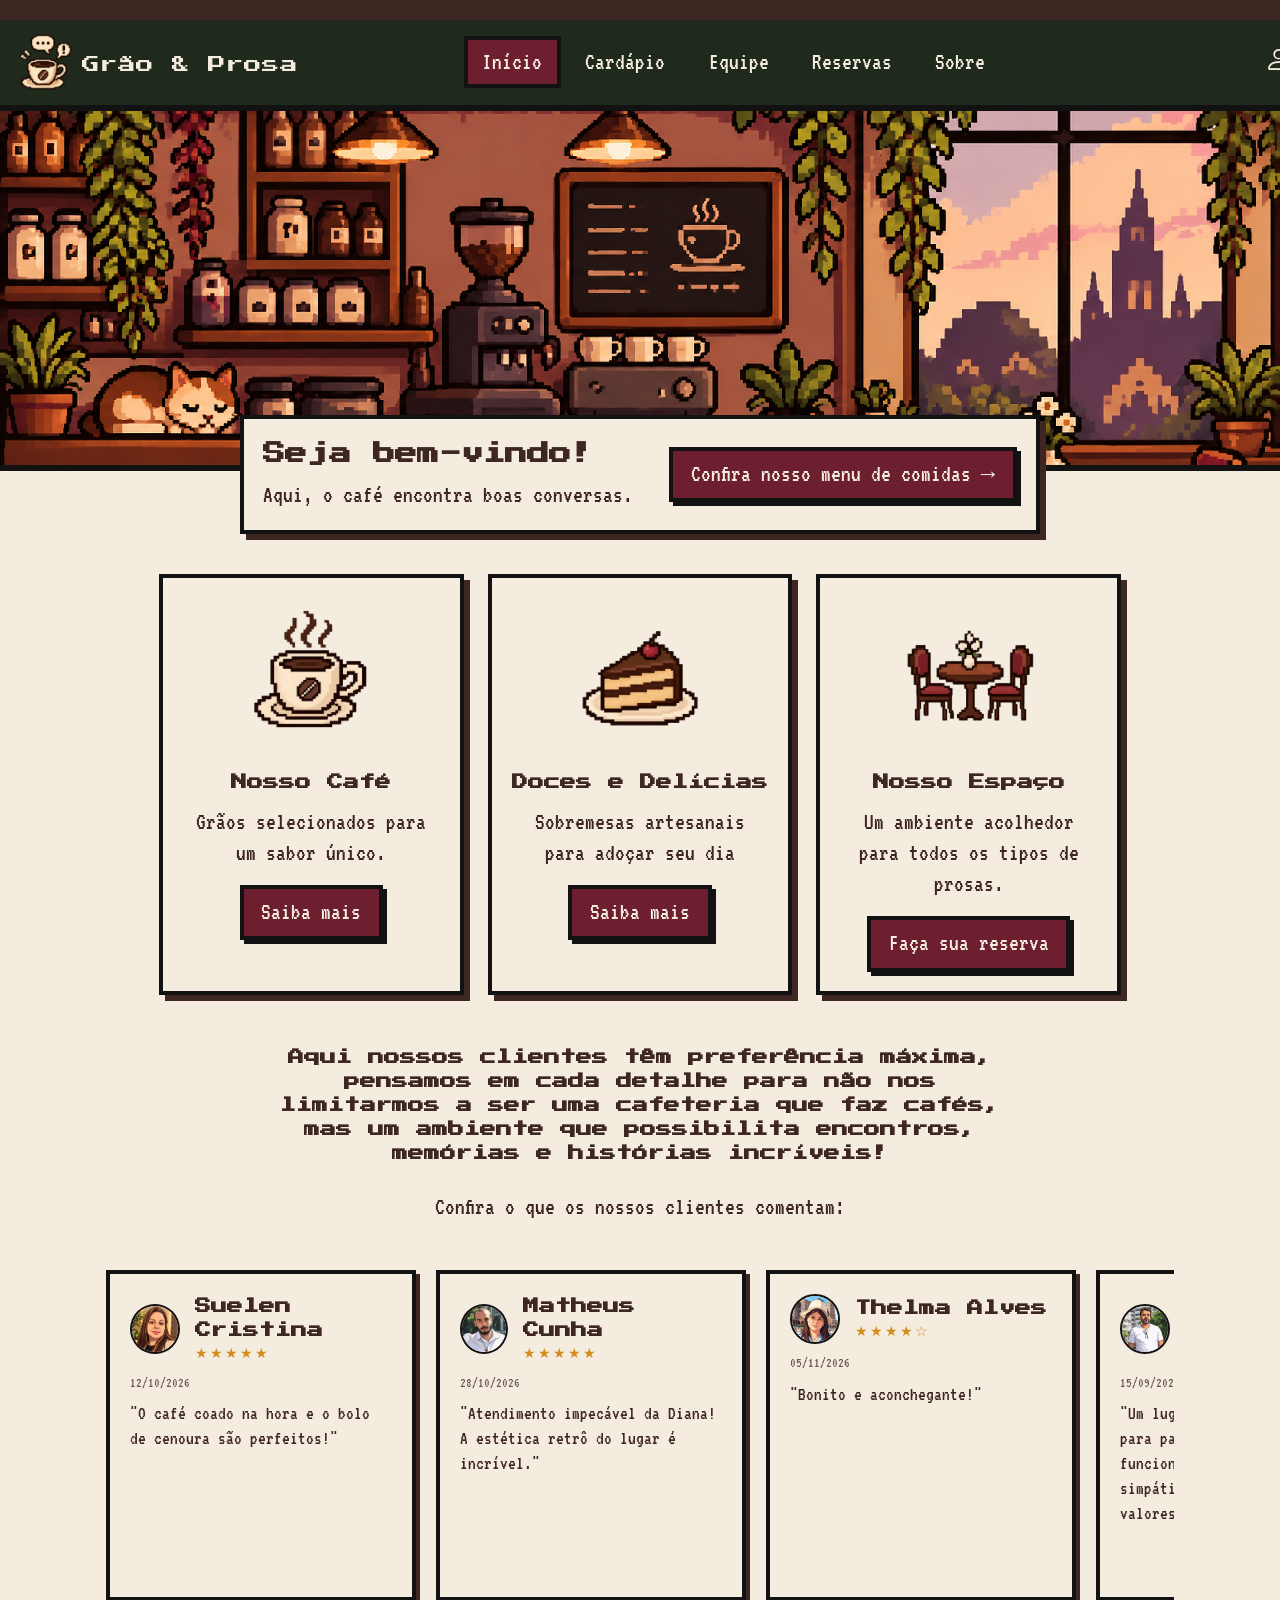
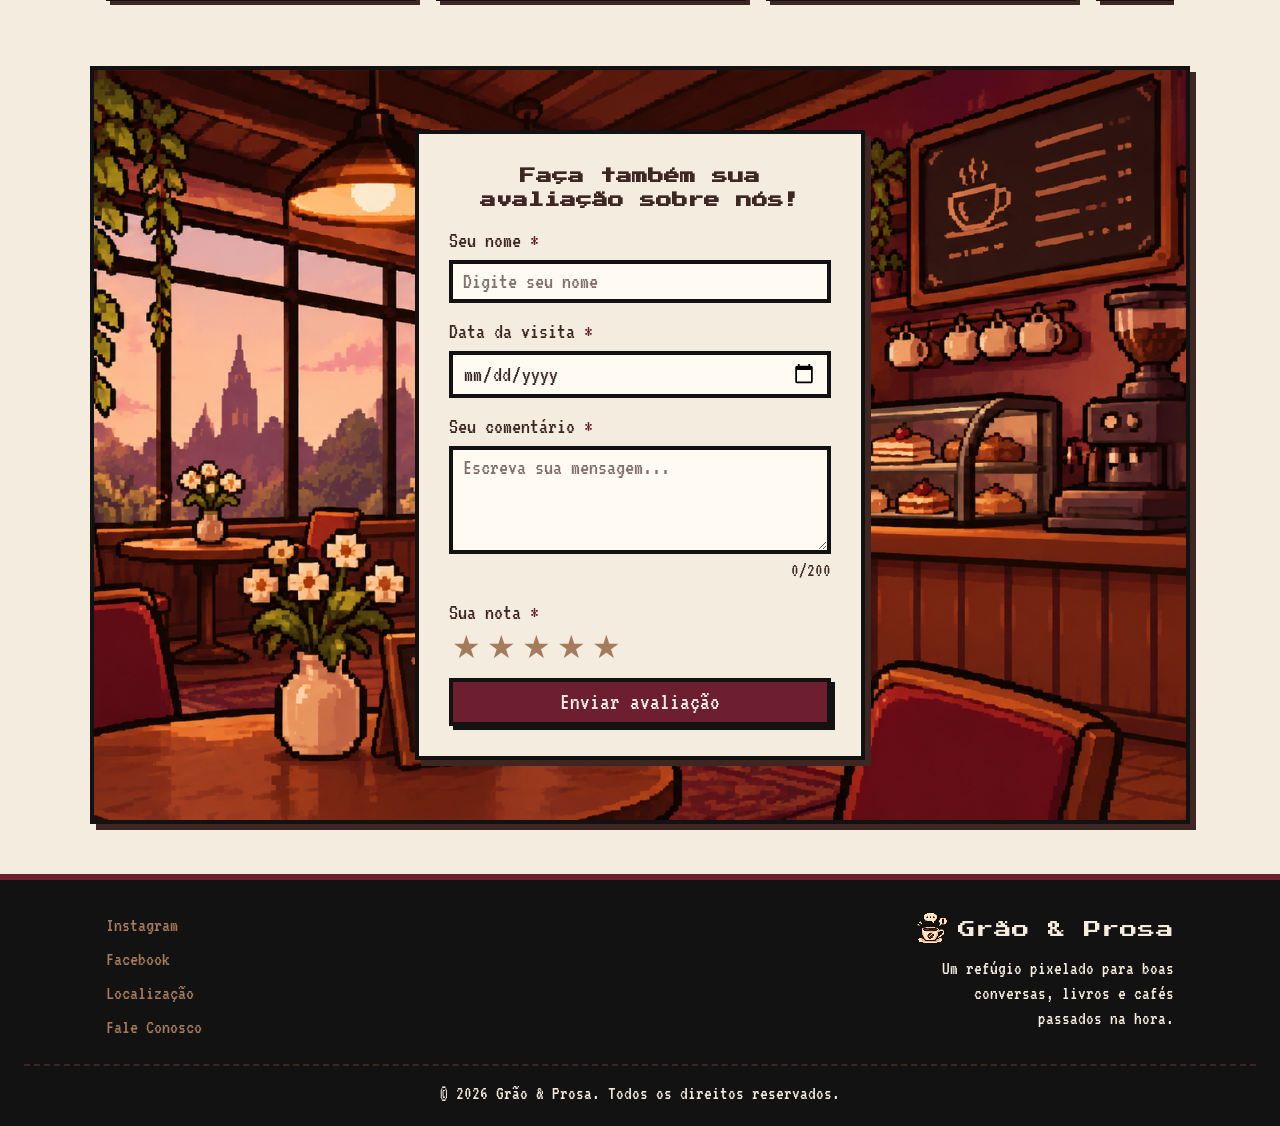
<file: index.html>
<!DOCTYPE html>
<html lang="pt-BR">
<head>
    <meta charset="UTF-8">
    <meta name="viewport" content="width=device-width, initial-scale=1.0">
    <title>Grão &amp; Prosa | Início</title>
    <link rel="stylesheet" href="css/estilo.css">
    <link rel="stylesheet" href="css/index.css">
    <link rel="stylesheet" href="https://cdn.jsdelivr.net/npm/bootstrap-icons@1.11.3/font/bootstrap-icons.min.css">
    <script src="js/menu.js" defer></script>
    <script src="js/validacao.js" defer></script>
    <script src="js/index.js" defer></script>
</head>
<body>
    <div class="top-bar"></div>
    <header class="topo">
        <a class="logo" href="index.html">
            <img src="img/logo.png" alt="" width="53" height="56">
            <span>Grão &amp; Prosa</span>
        </a>

        <button id="btn-menu" class="btn-menu" type="button" aria-label="Abrir menu" aria-expanded="false" aria-controls="menu">☰</button>       
        <nav id="menu" class="menu" aria-label="Menu principal">
            
            <ul>
                <li><a href="index.html" aria-current="page">Início</a></li>
                <li><a href="cardapio.html">Cardápio</a></li>
                <li><a href="equipe.html">Equipe</a></li>
                <li><a href="form.html">Reservas</a></li>
                <li><a href="about.html">Sobre</a></li>
            </ul>
        </nav>
        <!-- Ícones -->
        <div class="acoes">
            <a href="entrar.html" aria-label="Minha conta">
                <i class="bi bi-person"></i>
            </a>
            
            <a href="carrinho.html" aria-label="Meu carrinho">
                <i class="bi bi-cart3"></i>
            </a>
        </div>
    </header>

    <main>
        <section class="hero">
            <img class="banner" src="img/local/balcao.png" alt="Balcão da cafeteria Grão &amp; Prosa com máquina de café e vitrine de pães">
            <div class="boas-vindas caixa">
                <div>
                    <h1>Seja bem-vindo!</h1>
                    <p>Aqui, o café encontra boas conversas.</p>
                </div>
            <a class="botao" href="cardapio.html">Confira nosso menu de comidas →</a>
            </div>
        </section>
        <section class="destaques">
            <article class="caixa cartao">
                <img class="cartao-icone" src="img/destaques/cafe_pixel.png" alt="" width="150" height="150">
                <h2>Nosso Café</h2>
                <p>Grãos selecionados para um sabor único.</p>
                <a class="botao" href="cardapio.html">Saiba mais</a>
            </article>
            <article class="caixa cartao">
                <img class="cartao-icone" src="img/destaques/bolo_pixel.png" alt="" width="150" height="150">
                <h2>Doces e Delícias</h2>
                <p>Sobremesas artesanais para adoçar seu dia</p>
                <a class="botao" href="cardapio.html">Saiba mais</a>
            </article>
            <article class="caixa cartao">
                <img class="cartao-icone" src="img/destaques/cadeiras_pixel.png" alt="" width="150" height="150">
                <h2>Nosso Espaço</h2>
                <p>Um ambiente acolhedor para todos os tipos de prosas.</p>
                <a class="botao" href="form.html">Faça sua reserva</a>
            </article>
        </section>
        <!-- SEÇÃO DE AVALIAÇÕES AUTOMÁTICAS (VIA CSS) -->
        <section class="secao-avaliacoes-auto">
            <div class="cabecalho-avaliacoes">
                <h2>Aqui nossos clientes têm preferência máxima, pensamos em cada detalhe para não nos limitarmos a ser uma cafeteria que faz cafés, mas um ambiente que possibilita encontros, memórias e histórias incríveis!</h2>
                <p>Confira o que os nossos clientes comentam:</p>
            </div>
            <div class="carrossel-simples">
                <div class="trilho-infinito">
                    <!-- Card 1 -->
                    <article class="card-avaliacao-medio">
                        <div class="card-topo">
                            <img src="img/clientes/clientesuelen.png" alt="Foto de Suelen" class="avatar-cliente">
                            <div class="info-principal">
                                <h3>Suelen Cristina</h3>
                                <div class="estrelas">★★★★★</div>
                            </div>
                        </div>
                        <span class="data-avaliacao">12/10/2026</span>
                        <p class="texto-comentario">"O café coado na hora e o bolo de cenoura são perfeitos!"</p>
                    </article>
                    <!-- Card 2 -->
                    <article class="card-avaliacao-medio">
                        <div class="card-topo">
                            <img src="img/clientes/clientematheus.png" alt="Foto de Matheus" class="avatar-cliente">
                            <div class="info-principal">
                                <h3>Matheus Cunha</h3>
                                <div class="estrelas">★★★★★</div>
                            </div>
                        </div>
                        <span class="data-avaliacao">28/10/2026</span>
                        <p class="texto-comentario">"Atendimento impecável da Diana! A estética retrô do lugar é incrível."</p>
                    </article>
                    <!-- Card 3 -->
                     <article class="card-avaliacao-medio">
                        <div class="card-topo">
                            <img src="img/clientes/clientethelma.png" alt="Foto de Thelma" class="avatar-cliente">
                            <div class="info-principal">
                                <h3>Thelma Alves</h3>
                                <div class="estrelas">★★★★☆</div>
                            </div>
                        </div>
                        <span class="data-avaliacao">05/11/2026</span>
                        <p class="texto-comentario">"Bonito e aconchegante!"</p>
                    </article>
                    <!-- Card 4 -->
                    <article class="card-avaliacao-medio">
                        <div class="card-topo">
                            <img src="img/clientes/clientevivaldo.png" alt="Foto do Vivaldo" class="avatar-cliente">
                            <div class="info-principal">
                                <h3>Vivaldo Pinheiro</h3>
                                <div class="estrelas">★★★★☆</div>
                            </div>
                        </div>
                        <span class="data-avaliacao">15/09/2026</span>
                        <p class="texto-comentario">"Um lugar aconchegante e feito para passar a tarde. Os funcionários são muito simpáticos e os doces são de valores acessíveis."</p>
                   </article>
                    <!-- Card 5 -->
                    <article class="card-avaliacao-medio">
                        <div class="card-topo">
                            <img src="img/clientes/clientemicaela.png" alt="Foto de Micaela" class="avatar-cliente">
                            <div class="info-principal">
                                <h3>Micaela Giovana</h3>
                                <div class="estrelas">★★★★★</div>
                            </div>
                        </div>
                        <span class="data-avaliacao">09/11/2026</span>
                        <p class="texto-comentario">"Fui conhecer o café com a minha irmã e nosso gatinho Aquiles e amei a experiência! A recepção da Leona é a melhor do universo! Que menina mais atenciosa, com certeza eu, Isabela e Aquiles iremos voltar!"</p>
                    </article>
                    <!-- Card 6 -->
                    <article class="card-avaliacao-medio">
                        <div class="card-topo">
                            <img src="img/clientes/clienteisabela.png" alt="Foto de Isabela" class="avatar-cliente">
                            <div class="info-principal">
                                <h3>Isabela Giovana</h3>
                                <div class="estrelas">★★★★★</div>
                            </div>
                        </div>
                        <span class="data-avaliacao">12/11/2026</span>
                        <p class="texto-comentario">"Experimentei o bolo de chocolate do chef Otávio e foi uma das melhores sobremesas que já comi! Atendimento rápido e muito educado."</p>
                    </article>
                    <!-- Card 7 -->
                    <article class="card-avaliacao-medio">
                        <div class="card-topo">
                            <img src="img/clientes/clientemichael.png" alt="Foto de Michael" class="avatar-cliente">
                            <div class="info-principal">
                                <h3>Michael Lentz</h3>
                                <div class="estrelas">★★★★★</div>
                            </div>
                        </div>
                        <span class="data-avaliacao">01/11/2026</span>
                    <p class="texto-comentario">"Foi uma experiência bem inusitada! Eu havia ido com minha esposa e meu filho para tomarmos um café. Nós adoramos o espaço, atendimento e a comida!"</p>
                    </article>
                     <article class="card-avaliacao-medio">
                        <div class="card-topo">
                            <img src="img/clientes/clienteenzo.png" alt="Foto de Enzo" class="avatar-cliente">
                            <div class="info-principal">
                                <h3>Enzo Frois</h3>
                                <div class="estrelas">★★★☆☆</div>
                            </div>
                        </div>
                        <span class="data-avaliacao">13/11/2026</span>
                    <p class="texto-comentario">"Lugarzinho bacana!"</p>
                    </article>
                </div>
            </div>
        </section>
                <!-- FORMULÁRIO DE AVALIAÇÃO -->
        <section class="secao-formulario-banner">
            <form class="form-avaliacao" id="form-avaliacao" action="formAction.html" method="get" novalidate>
                <input type="hidden" name="tipo" value="avaliacao">
                <h2>Faça também sua avaliação sobre nós!</h2>

                <div class="campo">
                    <label for="nome">Seu nome <span class="obrigatorio" aria-hidden="true">*</span></label>
                    <input type="text" id="nome" name="nome" required minlength="3"
                           pattern="[A-Za-zÀ-ÿ'.\- ]{3,}" autocomplete="name"
                           placeholder="Digite seu nome" aria-describedby="erro-nome">
                    <p class="erro" id="erro-nome"></p>
                </div>

                <div class="campo">
                    <label for="data">Data da visita <span class="obrigatorio" aria-hidden="true">*</span></label>
                    <input type="date" id="data" name="data" required aria-describedby="erro-data">
                    <p class="erro" id="erro-data"></p>
                </div>

                <div class="campo">
                    <label for="comentario">Seu comentário <span class="obrigatorio" aria-hidden="true">*</span></label>
                    <textarea id="comentario" name="comentario" rows="4" required
                              minlength="10" maxlength="200"
                              placeholder="Escreva sua mensagem..."
                              aria-describedby="erro-comentario"></textarea>
                    <p class="contador" id="contador">0/200</p>
                    <p class="erro" id="erro-comentario"></p>
                </div>

                <fieldset class="estrelas-grupo">
                    <legend>Sua nota <span class="obrigatorio" aria-hidden="true">*</span></legend>
                    <div class="estrelas-escolha">
                        <!-- ordem 5,4,3,2,1 no HTML: o CSS (row-reverse) mostra 1 a 5 na tela -->
                        <input type="radio" id="estrela5" name="avaliacao" value="5" aria-label="5 estrelas" required>
                        <label for="estrela5">★</label>
                        <input type="radio" id="estrela4" name="avaliacao" value="4" aria-label="4 estrelas">
                        <label for="estrela4">★</label>
                        <input type="radio" id="estrela3" name="avaliacao" value="3" aria-label="3 estrelas">
                        <label for="estrela3">★</label>
                        <input type="radio" id="estrela2" name="avaliacao" value="2" aria-label="2 estrelas">
                        <label for="estrela2">★</label>
                        <input type="radio" id="estrela1" name="avaliacao" value="1" aria-label="1 estrela">
                        <label for="estrela1">★</label>
                    </div>
                    <p class="erro" id="erro-avaliacao"></p>
                </fieldset>

                <button type="submit" class="botao">Enviar avaliação</button>
            </form>
        </section>
    </main>
    <footer class="rodape">
    <div class="rodape-grade">
        <!-- Coluna da Esquerda: Links empilhados -->
        <div class="rodape-links">
            <a href="#instagram" aria-label="Instagram">Instagram</a>
            <a href="#facebook" aria-label="Facebook">Facebook</a>
            <a href="#localizacao" aria-label="Localização">Localização</a>
            <a href="#contato" aria-label="Fale Conosco">Fale Conosco</a>
        </div>

        <!-- Centro: Deixado limpo / vazio de propósito -->
        <div class="rodape-centro-vazio"></div>

        <!-- Coluna da Direita: Símbolo em cima e texto embaixo -->
        <div class="rodape-direita">
            <a href="index.html" class="logo">
                <img src="img/logo.png" alt="Ícone Grão & Prosa" width="32" height="32">
                <span>Grão & Prosa</span>
            </a>
            <p>Um refúgio pixelado para boas conversas, livros e cafés passados na hora.</p>
        </div>
    </div>

    <!-- Base Centralizada com a linha tracejada (trilhadinho) em cima -->
    <div class="rodape-copyright">
        <p>© 2026 Grão & Prosa. Todos os direitos reservados.</p>
    </div>
</footer>
</body>
</html>
</file>
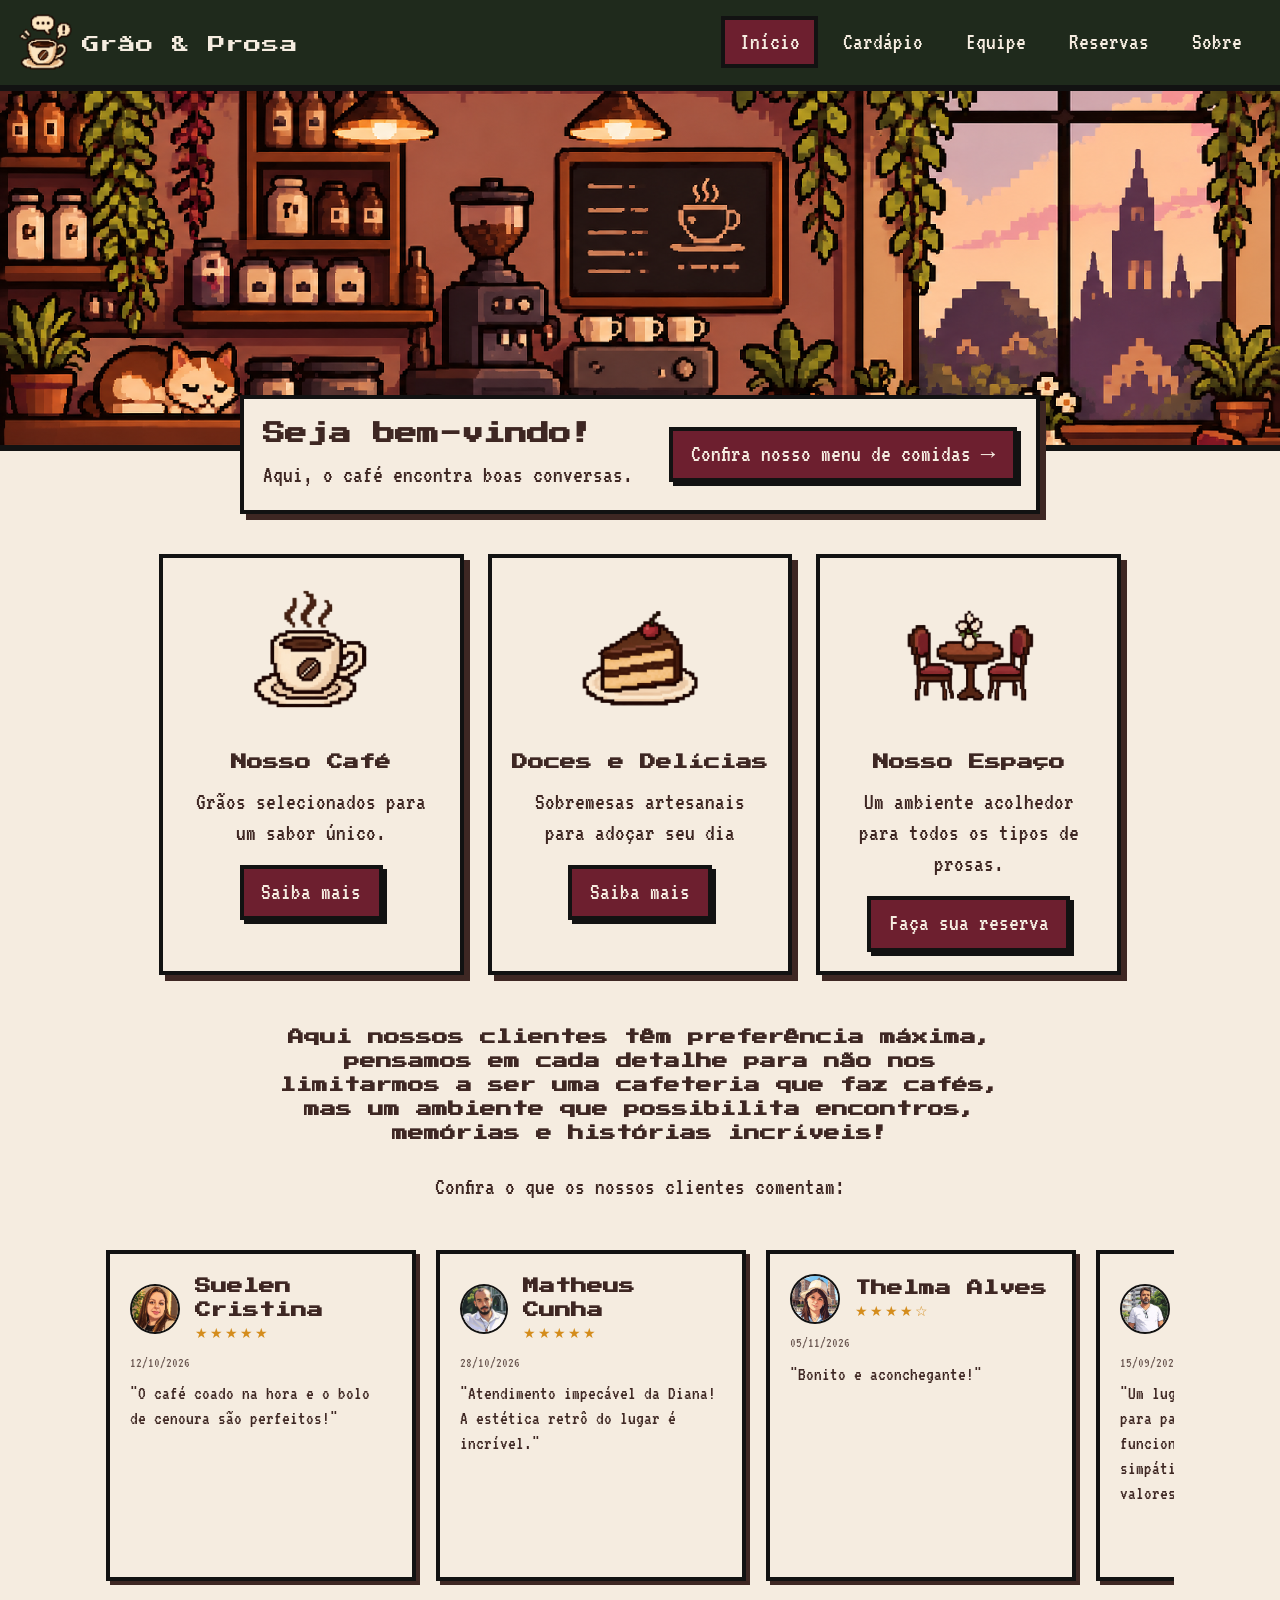
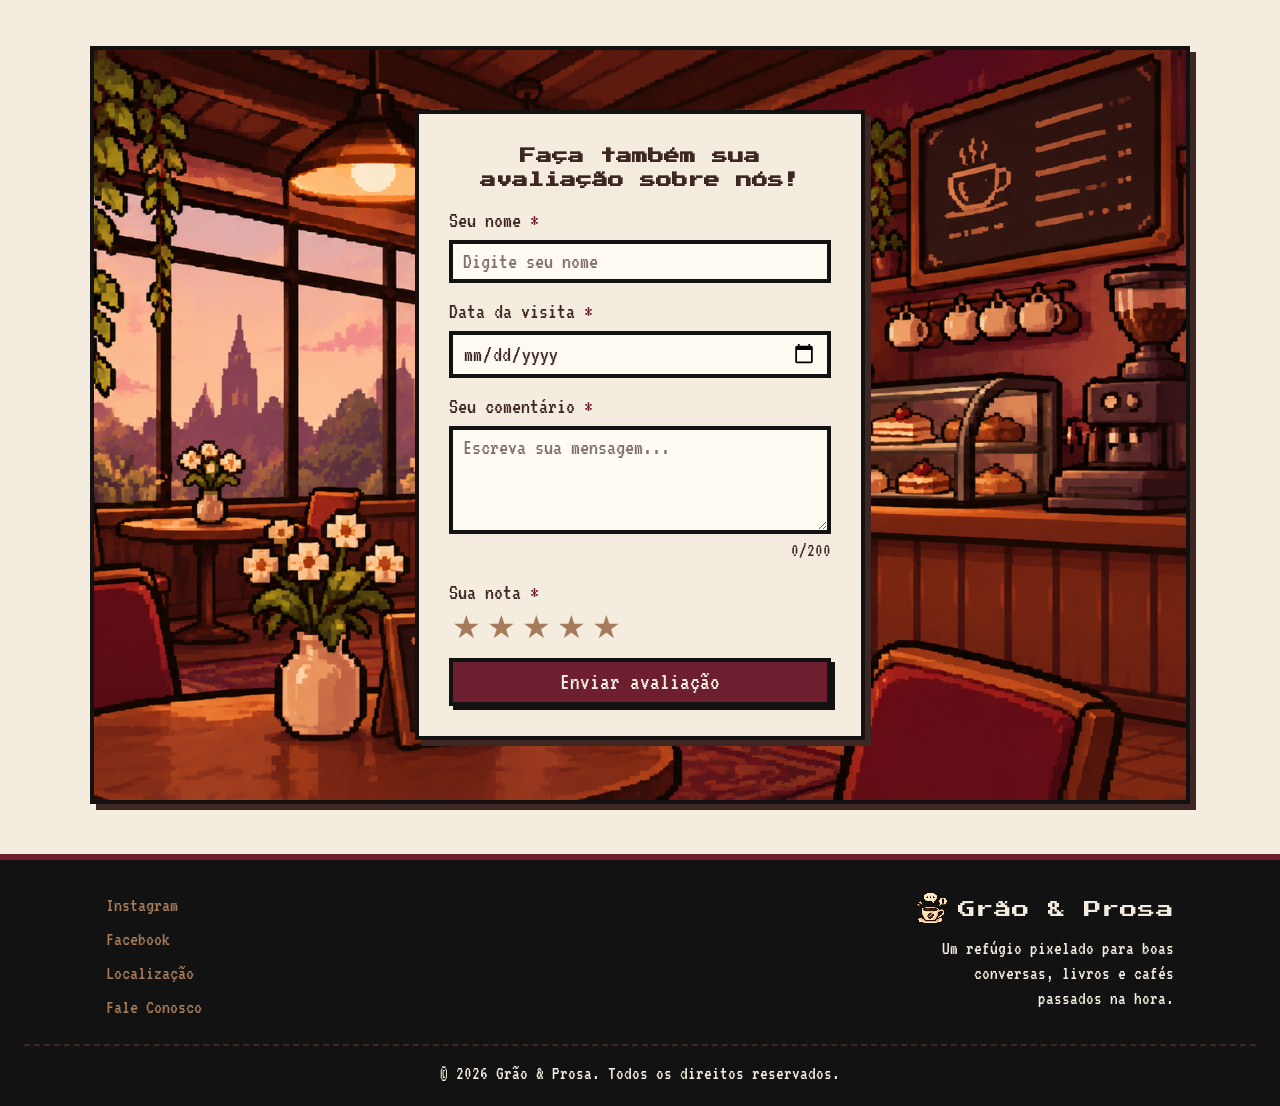
<file: graoeprosa/index.html>
<!DOCTYPE html>
<html lang="pt-BR">
<head>
    <meta charset="UTF-8">
    <meta name="viewport" content="width=device-width, initial-scale=1.0">
    <title>Grão &amp; Prosa | Início</title>
    <link rel="stylesheet" href="css/estilo.css">
    <link rel="stylesheet" href="css/index.css">
    <script src="js/menu.js" defer></script>
    <script src="js/validacao.js" defer></script>
    <script src="js/index.js" defer></script>
</head>
<body>
    <header class="topo">
        <a class="logo" href="index.html">
            <img src="img/logo.png" alt="" width="53" height="56">
            <span>Grão &amp; Prosa</span>
        </a>
        <button id="btn-menu" class="btn-menu" type="button" aria-label="Abrir menu" aria-expanded="false" aria-controls="menu">☰</button>       
        <nav id="menu" class="menu" aria-label="Menu principal">
            <ul>
                <li><a href="index.html" aria-current="page">Início</a></li>
                <li><a href="cardapio.html">Cardápio</a></li>
                <li><a href="equipe.html">Equipe</a></li>
                <li><a href="form.html">Reservas</a></li>
                <li><a href="about.html">Sobre</a></li>
            </ul>
        </nav>
    </header>

    <main>
        <section class="hero">
            <img class="banner" src="img/local/balcao.png" alt="Balcão da cafeteria Grão &amp; Prosa com máquina de café e vitrine de pães">
            <div class="boas-vindas caixa">
                <div>
                    <h1>Seja bem-vindo!</h1>
                    <p>Aqui, o café encontra boas conversas.</p>
                </div>
            <a class="botao" href="cardapio.html">Confira nosso menu de comidas →</a>
            </div>
        </section>
        <section class="destaques">
            <article class="caixa cartao">
                <img class="cartao-icone" src="img/destaques/cafe_pixel.png" alt="" width="150" height="150">
                <h2>Nosso Café</h2>
                <p>Grãos selecionados para um sabor único.</p>
                <a class="botao" href="cardapio.html">Saiba mais</a>
            </article>
            <article class="caixa cartao">
                <img class="cartao-icone" src="img/destaques/bolo_pixel.png" alt="" width="150" height="150">
                <h2>Doces e Delícias</h2>
                <p>Sobremesas artesanais para adoçar seu dia</p>
                <a class="botao" href="cardapio.html">Saiba mais</a>
            </article>
            <article class="caixa cartao">
                <img class="cartao-icone" src="img/destaques/cadeiras_pixel.png" alt="" width="150" height="150">
                <h2>Nosso Espaço</h2>
                <p>Um ambiente acolhedor para todos os tipos de prosas.</p>
                <a class="botao" href="form.html">Faça sua reserva</a>
            </article>
        </section>
        <!-- SEÇÃO DE AVALIAÇÕES AUTOMÁTICAS (VIA CSS) -->
        <section class="secao-avaliacoes-auto">
            <div class="cabecalho-avaliacoes">
                <h2>Aqui nossos clientes têm preferência máxima, pensamos em cada detalhe para não nos limitarmos a ser uma cafeteria que faz cafés, mas um ambiente que possibilita encontros, memórias e histórias incríveis!</h2>
                <p>Confira o que os nossos clientes comentam:</p>
            </div>
            <div class="carrossel-simples">
                <div class="trilho-infinito">
                    <!-- Card 1 -->
                    <article class="card-avaliacao-medio">
                        <div class="card-topo">
                            <img src="img/clientes/clientesuelen.png" alt="Foto de Suelen" class="avatar-cliente">
                            <div class="info-principal">
                                <h3>Suelen Cristina</h3>
                                <div class="estrelas">★★★★★</div>
                            </div>
                        </div>
                        <span class="data-avaliacao">12/10/2026</span>
                        <p class="texto-comentario">"O café coado na hora e o bolo de cenoura são perfeitos!"</p>
                    </article>
                    <!-- Card 2 -->
                    <article class="card-avaliacao-medio">
                        <div class="card-topo">
                            <img src="img/clientes/clientematheus.png" alt="Foto de Matheus" class="avatar-cliente">
                            <div class="info-principal">
                                <h3>Matheus Cunha</h3>
                                <div class="estrelas">★★★★★</div>
                            </div>
                        </div>
                        <span class="data-avaliacao">28/10/2026</span>
                        <p class="texto-comentario">"Atendimento impecável da Diana! A estética retrô do lugar é incrível."</p>
                    </article>
                    <!-- Card 3 -->
                     <article class="card-avaliacao-medio">
                        <div class="card-topo">
                            <img src="img/clientes/clientethelma.png" alt="Foto de Thelma" class="avatar-cliente">
                            <div class="info-principal">
                                <h3>Thelma Alves</h3>
                                <div class="estrelas">★★★★☆</div>
                            </div>
                        </div>
                        <span class="data-avaliacao">05/11/2026</span>
                        <p class="texto-comentario">"Bonito e aconchegante!"</p>
                    </article>
                    <!-- Card 4 -->
                    <article class="card-avaliacao-medio">
                        <div class="card-topo">
                            <img src="img/clientes/clientevivaldo.png" alt="Foto do Vivaldo" class="avatar-cliente">
                            <div class="info-principal">
                                <h3>Vivaldo Pinheiro</h3>
                                <div class="estrelas">★★★★☆</div>
                            </div>
                        </div>
                        <span class="data-avaliacao">15/09/2026</span>
                        <p class="texto-comentario">"Um lugar aconchegante e feito para passar a tarde. Os funcionários são muito simpáticos e os doces são de valores acessíveis."</p>
                   </article>
                    <!-- Card 5 -->
                    <article class="card-avaliacao-medio">
                        <div class="card-topo">
                            <img src="img/clientes/clientemicaela.png" alt="Foto de Micaela" class="avatar-cliente">
                            <div class="info-principal">
                                <h3>Micaela Giovana</h3>
                                <div class="estrelas">★★★★★</div>
                            </div>
                        </div>
                        <span class="data-avaliacao">09/11/2026</span>
                        <p class="texto-comentario">"Fui conhecer o café com a minha irmã e nosso gatinho Aquiles e amei a experiência! A recepção da Leona é a melhor do universo! Que menina mais atenciosa, com certeza eu, Isabela e Aquiles iremos voltar!"</p>
                    </article>
                    <!-- Card 6 -->
                    <article class="card-avaliacao-medio">
                        <div class="card-topo">
                            <img src="img/clientes/clienteisabela.png" alt="Foto de Isabela" class="avatar-cliente">
                            <div class="info-principal">
                                <h3>Isabela Giovana</h3>
                                <div class="estrelas">★★★★★</div>
                            </div>
                        </div>
                        <span class="data-avaliacao">12/11/2026</span>
                        <p class="texto-comentario">"Experimentei o bolo de chocolate do chef Otávio e foi uma das melhores sobremesas que já comi! Atendimento rápido e muito educado."</p>
                    </article>
                    <!-- Card 7 -->
                    <article class="card-avaliacao-medio">
                        <div class="card-topo">
                            <img src="img/clientes/clientemichael.png" alt="Foto de Michael" class="avatar-cliente">
                            <div class="info-principal">
                                <h3>Michael Lentz</h3>
                                <div class="estrelas">★★★★★</div>
                            </div>
                        </div>
                        <span class="data-avaliacao">01/11/2026</span>
                    <p class="texto-comentario">"Foi uma experiência bem inusitada! Eu havia ido com minha esposa e meu filho para tomarmos um café. Nós adoramos o espaço, atendimento e a comida!"</p>
                    </article>
                     <article class="card-avaliacao-medio">
                        <div class="card-topo">
                            <img src="img/clientes/clienteenzo.png" alt="Foto de Enzo" class="avatar-cliente">
                            <div class="info-principal">
                                <h3>Enzo Frois</h3>
                                <div class="estrelas">★★★☆☆</div>
                            </div>
                        </div>
                        <span class="data-avaliacao">13/11/2026</span>
                    <p class="texto-comentario">"Lugarzinho bacana!"</p>
                    </article>
                </div>
            </div>
        </section>
                <!-- FORMULÁRIO DE AVALIAÇÃO -->
        <section class="secao-formulario-banner">
            <form class="form-avaliacao" id="form-avaliacao" action="formAction.html" method="get" novalidate>
                <input type="hidden" name="tipo" value="avaliacao">
                <h2>Faça também sua avaliação sobre nós!</h2>

                <div class="campo">
                    <label for="nome">Seu nome <span class="obrigatorio" aria-hidden="true">*</span></label>
                    <input type="text" id="nome" name="nome" required minlength="3"
                           pattern="[A-Za-zÀ-ÿ'.\- ]{3,}" autocomplete="name"
                           placeholder="Digite seu nome" aria-describedby="erro-nome">
                    <p class="erro" id="erro-nome"></p>
                </div>

                <div class="campo">
                    <label for="data">Data da visita <span class="obrigatorio" aria-hidden="true">*</span></label>
                    <input type="date" id="data" name="data" required aria-describedby="erro-data">
                    <p class="erro" id="erro-data"></p>
                </div>

                <div class="campo">
                    <label for="comentario">Seu comentário <span class="obrigatorio" aria-hidden="true">*</span></label>
                    <textarea id="comentario" name="comentario" rows="4" required
                              minlength="10" maxlength="200"
                              placeholder="Escreva sua mensagem..."
                              aria-describedby="erro-comentario"></textarea>
                    <p class="contador" id="contador">0/200</p>
                    <p class="erro" id="erro-comentario"></p>
                </div>

                <fieldset class="estrelas-grupo">
                    <legend>Sua nota <span class="obrigatorio" aria-hidden="true">*</span></legend>
                    <div class="estrelas-escolha">
                        <!-- ordem 5,4,3,2,1 no HTML: o CSS (row-reverse) mostra 1 a 5 na tela -->
                        <input type="radio" id="estrela5" name="avaliacao" value="5" aria-label="5 estrelas" required>
                        <label for="estrela5">★</label>
                        <input type="radio" id="estrela4" name="avaliacao" value="4" aria-label="4 estrelas">
                        <label for="estrela4">★</label>
                        <input type="radio" id="estrela3" name="avaliacao" value="3" aria-label="3 estrelas">
                        <label for="estrela3">★</label>
                        <input type="radio" id="estrela2" name="avaliacao" value="2" aria-label="2 estrelas">
                        <label for="estrela2">★</label>
                        <input type="radio" id="estrela1" name="avaliacao" value="1" aria-label="1 estrela">
                        <label for="estrela1">★</label>
                    </div>
                    <p class="erro" id="erro-avaliacao"></p>
                </fieldset>

                <button type="submit" class="botao">Enviar avaliação</button>
            </form>
        </section>
    </main>
    <footer class="rodape">
    <div class="rodape-grade">
        <!-- Coluna da Esquerda: Links empilhados -->
        <div class="rodape-links">
            <a href="#instagram" aria-label="Instagram">Instagram</a>
            <a href="#facebook" aria-label="Facebook">Facebook</a>
            <a href="#localizacao" aria-label="Localização">Localização</a>
            <a href="#contato" aria-label="Fale Conosco">Fale Conosco</a>
        </div>

        <!-- Centro: Deixado limpo / vazio de propósito -->
        <div class="rodape-centro-vazio"></div>

        <!-- Coluna da Direita: Símbolo em cima e texto embaixo -->
        <div class="rodape-direita">
            <a href="index.html" class="logo">
                <img src="img/logo.png" alt="Ícone Grão & Prosa" width="32" height="32">
                <span>Grão & Prosa</span>
            </a>
            <p>Um refúgio pixelado para boas conversas, livros e cafés passados na hora.</p>
        </div>
    </div>

    <!-- Base Centralizada com a linha tracejada (trilhadinho) em cima -->
    <div class="rodape-copyright">
        <p>© 2026 Grão & Prosa. Todos os direitos reservados.</p>
    </div>
</footer>
</body>
</html>
</file>
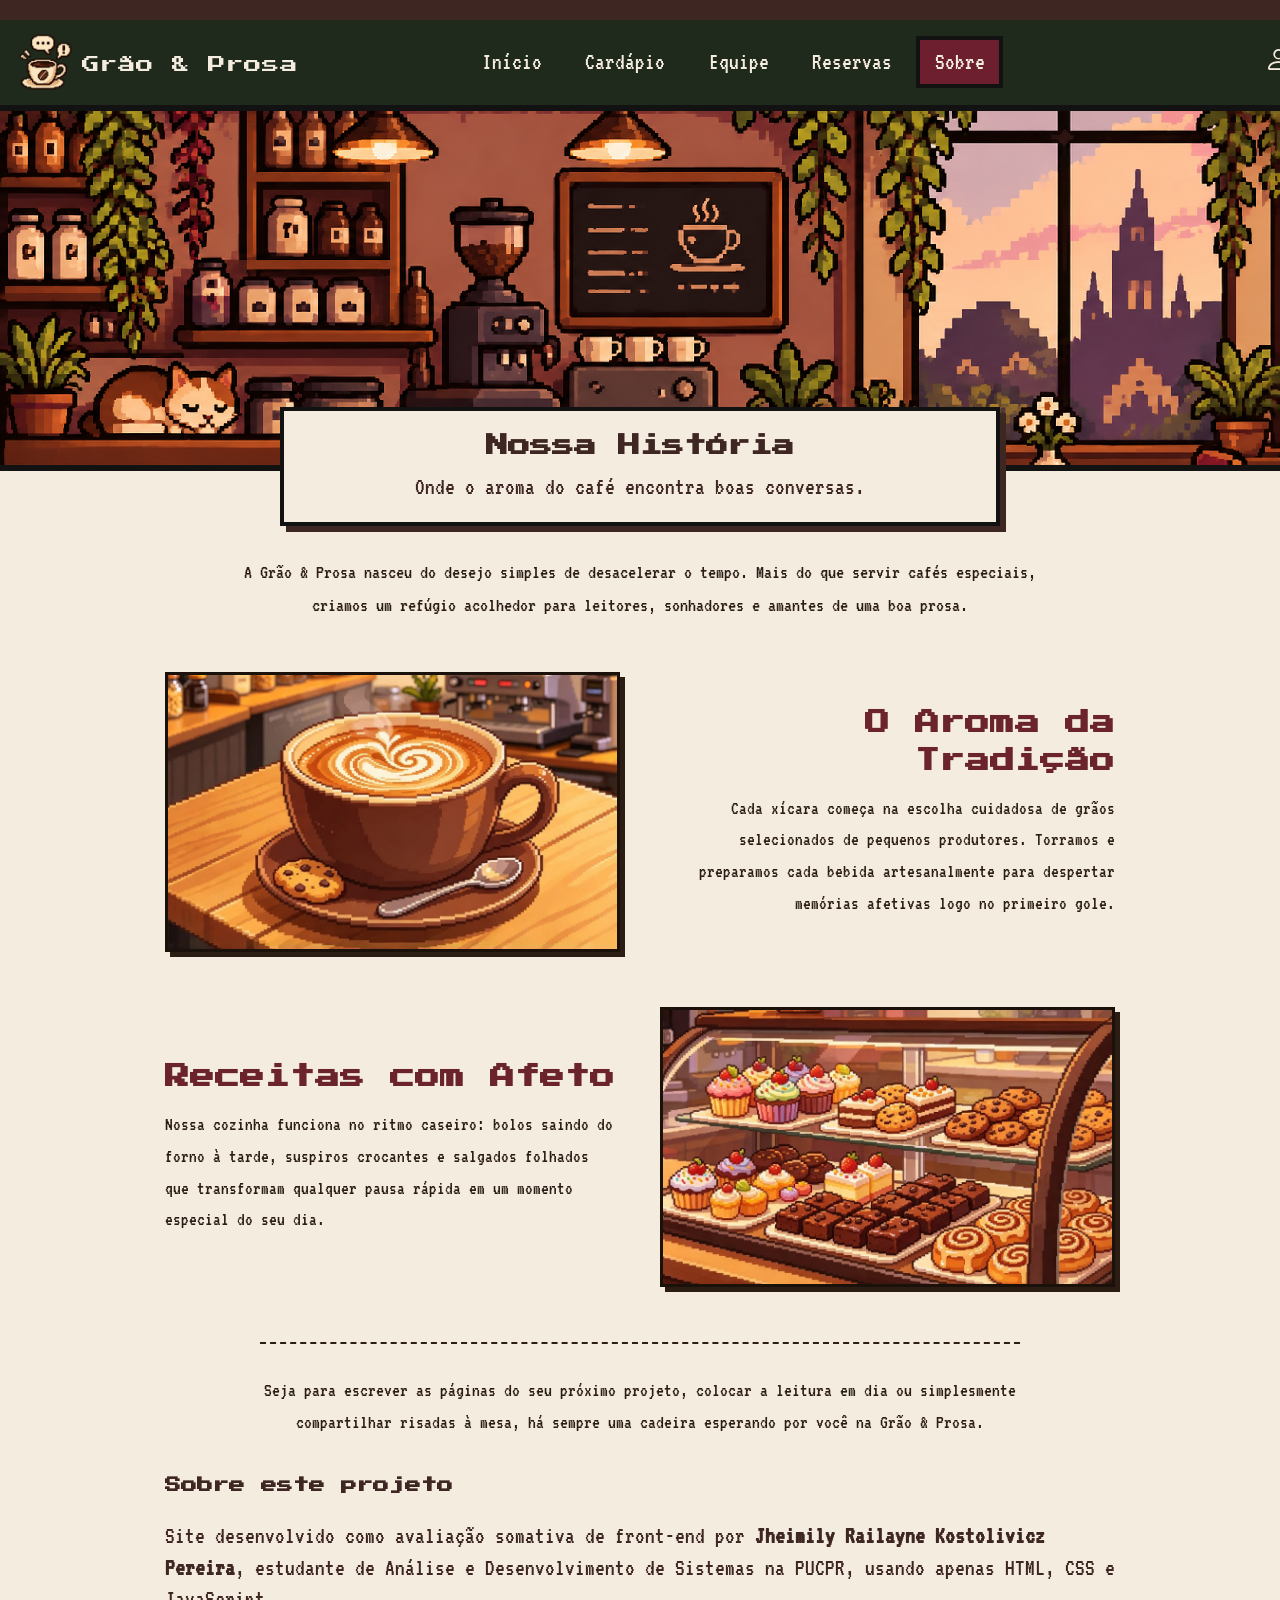
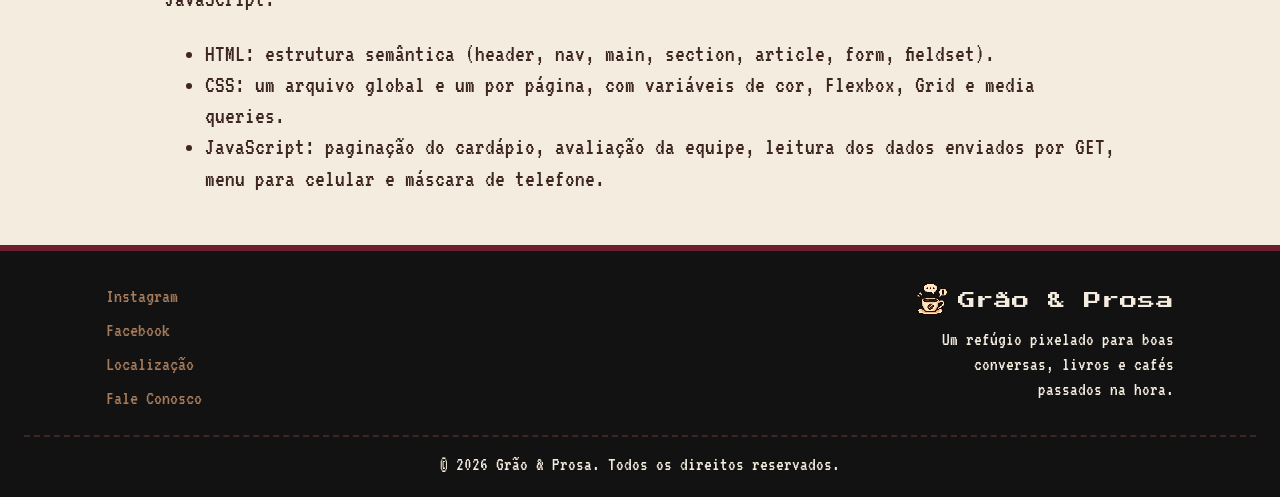
<file: about.html>
<!DOCTYPE html>
<html lang="pt-BR">
<head>
    <meta charset="UTF-8">
    <meta name="viewport" content="width=device-width, initial-scale=1.0">
    <title>Grão &amp; Prosa | Sobre Nós</title>
    <link rel="stylesheet" href="css/estilo.css">
    <link rel="stylesheet" href="css/about.css">
        <link rel="stylesheet" href="https://cdn.jsdelivr.net/npm/bootstrap-icons@1.11.3/font/bootstrap-icons.min.css">
    <script src="js/menu.js" defer></script>
</head>
<body>
    <div class="top-bar"></div>
    <header class="topo">
        <a class="logo" href="index.html">
            <img src="img/logo.png" alt="" width="53" height="56">
            <span>Grão & Prosa</span>
        </a>
        
        <button id="btn-menu" class="btn-menu" type="button" aria-label="Abrir menu" aria-expanded="false" aria-controls="menu">☰</button>       
        <nav id="menu" class="menu" aria-label="Menu principal">

            <ul>
                <li><a href="index.html">Início</a></li>
                <li><a href="cardapio.html">Cardápio</a></li>
                <li><a href="equipe.html">Equipe</a></li>
                <li><a href="form.html">Reservas</a></li>
                <li><a href="about.html" aria-current="page">Sobre</a></li>
            </ul>
        </nav>
        <!-- Ícones -->
        <div class="acoes">
            <a href="entrar.html" aria-label="Minha conta">
                <i class="bi bi-person"></i>
            </a>
            
            <a href="carrinho.html" aria-label="Meu carrinho">
                <i class="bi bi-cart3"></i>
            </a>
        </div>
    </header>

    <main>
        <!-- Banner e Caixa de Título -->
        <section class="hero">
            <img class="banner" src="img/local/balcao.png" alt="">
            <div class="titulo-pagina caixa">
                <h1>Nossa História</h1>
                <p>Onde o aroma do café encontra boas conversas.</p>
            </div>
        </section>

        <div class="conteudo-sobre">
            
            <!-- Pequeno texto introdutório abaixo da caixa do título -->
            <p class="introducao-sobre">
                A Grão & Prosa nasceu do desejo simples de desacelerar o tempo. Mais do que servir cafés especiais, criamos um refúgio acolhedor para leitores, sonhadores e amantes de uma boa prosa.
            </p>

            <!-- Bloco 1: Foto na Esquerda + Texto na Direita -->
            <section class="bloco-ziguezague">
                <div class="bloco-imagem">
                    <img src="img/local/cafeeprosa.png" alt="Interior aconchegante da cafeteria Grão e Prosa">
                </div>
                <div class="bloco-texto alinhar-direita">
                    <h2>O Aroma da Tradição</h2>
                    <p>
                        Cada xícara começa na escolha cuidadosa de grãos selecionados de pequenos produtores. Torramos e preparamos cada bebida artesanalmente para despertar memórias afetivas logo no primeiro gole.
                    </p>
                </div>
            </section>

            <!-- Bloco 2: Texto na Esquerda + Foto na Direita (visual invertido) -->
            <section class="bloco-ziguezague invertido">
                <div class="bloco-imagem">
                    <img src="img/local/vitrine.png" alt="Vitrine com doces artesanais feitos na casa">
                </div>
                <div class="bloco-texto alinhar-esquerda">
                    <h2>Receitas com Afeto</h2>
                    <p>
                        Nossa cozinha funciona no ritmo caseiro: bolos saindo do forno à tarde, suspiros crocantes e salgados folhados que transformam qualquer pausa rápida em um momento especial do seu dia.
                    </p>
                </div>
            </section>

            <!-- Texto de Conclusão Limpo e Centralizado -->
            <section class="conclusao-sobre">
                <p>
                    Seja para escrever as páginas do seu próximo projeto, colocar a leitura em dia ou simplesmente compartilhar risadas à mesa, há sempre uma cadeira esperando por você na Grão & Prosa.
                </p>
            </section>
            <section class="sobre-projeto">
                <h2>Sobre este projeto</h2>
                <p>Site desenvolvido como avaliação somativa de front-end por <strong>Jheimily Railayne Kostolivicz Pereira</strong>, estudante de Análise e Desenvolvimento de Sistemas na PUCPR, usando apenas HTML, CSS e JavaScript.</p>
                <ul>
                    <li>HTML: estrutura semântica (header, nav, main, section, article, form, fieldset).</li>
                    <li>CSS: um arquivo global e um por página, com variáveis de cor, Flexbox, Grid e media queries.</li>
                    <li>JavaScript: paginação do cardápio, avaliação da equipe, leitura dos dados enviados por GET, menu para celular e máscara de telefone.</li>
                </ul>
            </section>
        </div>
    </main>

    <footer class="rodape">
    <div class="rodape-grade">
        <!-- Coluna da Esquerda: Links empilhados -->
        <div class="rodape-links">
            <a href="#instagram" aria-label="Instagram">Instagram</a>
            <a href="#facebook" aria-label="Facebook">Facebook</a>
            <a href="#localizacao" aria-label="Localização">Localização</a>
            <a href="#contato" aria-label="Fale Conosco">Fale Conosco</a>
        </div>

        <!-- Centro: Deixado limpo / vazio de propósito -->
        <div class="rodape-centro-vazio"></div>

        <!-- Coluna da Direita: Símbolo em cima e texto embaixo -->
        <div class="rodape-direita">
            <a href="index.html" class="logo">
                <img src="img/logo.png" alt="Ícone Grão & Prosa" width="32" height="32">
                <span>Grão & Prosa</span>
            </a>
            <p>Um refúgio pixelado para boas conversas, livros e cafés passados na hora.</p>
        </div>
    </div>

    <!-- Base Centralizada com a linha tracejada (trilhadinho) em cima -->
    <div class="rodape-copyright">
        <p>© 2026 Grão & Prosa. Todos os direitos reservados.</p>
    </div>
</footer>
</body>
</html>
</file>
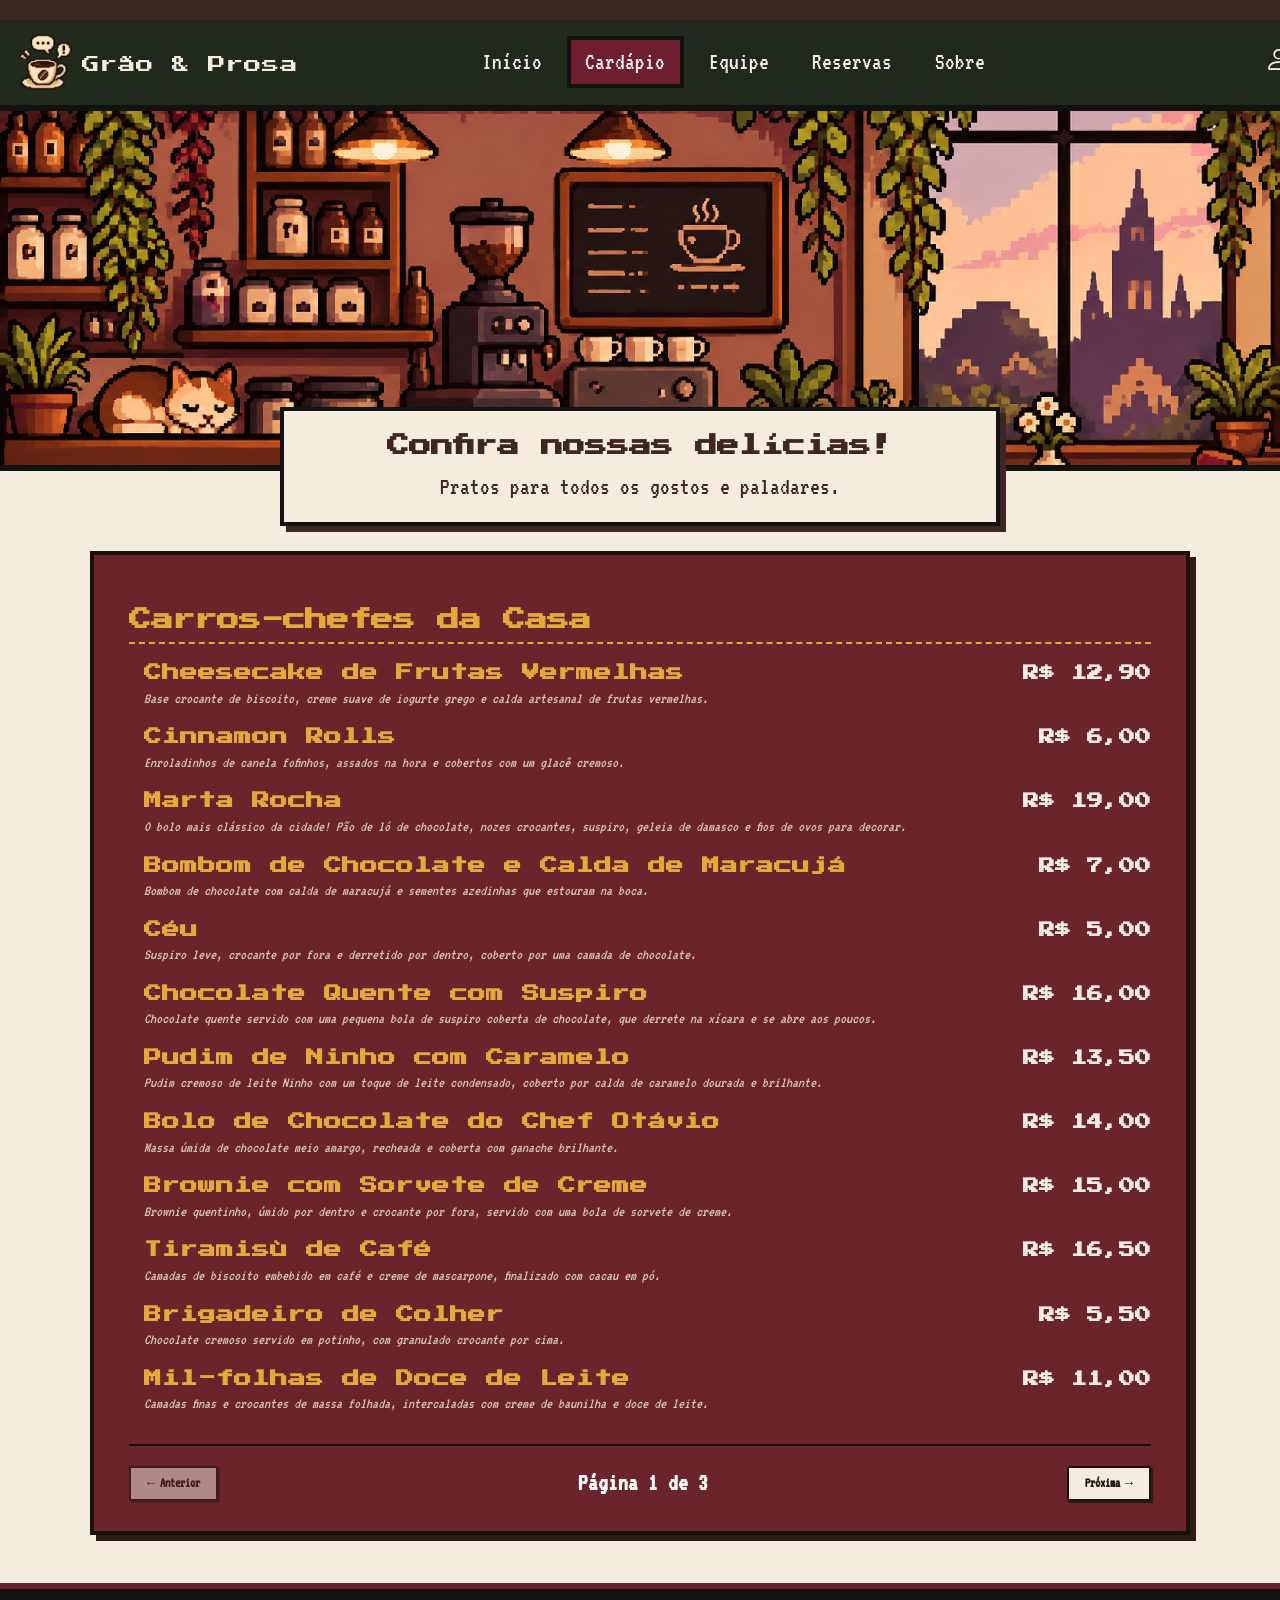
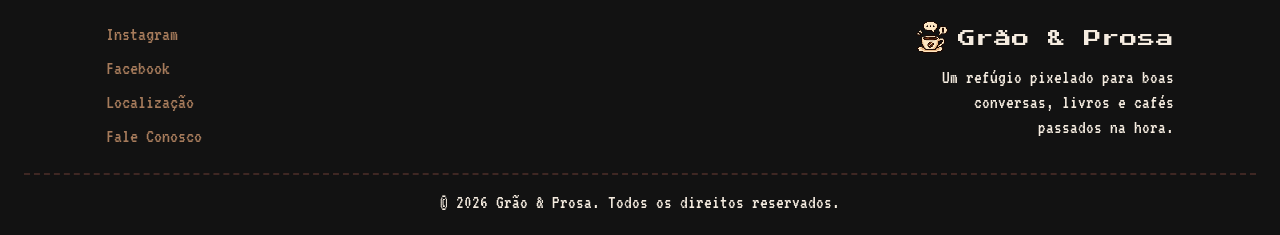
<file: cardapio.html>
<!DOCTYPE html>
<html lang="pt-BR">
<head>
    <meta charset="UTF-8">
    <meta name="viewport" content="width=device-width, initial-scale=1.0">
    <title>Grão &amp; Prosa | Cardápio</title>
    <link rel="stylesheet" href="css/estilo.css">
    <link rel="stylesheet" href="css/cardapio.css">
    <link rel="stylesheet" href="https://cdn.jsdelivr.net/npm/bootstrap-icons@1.11.3/font/bootstrap-icons.min.css">
    <script src="js/cardapio.js" defer></script>
    <script src="js/menu.js" defer></script>
</head>
<body>
    <div class="top-bar"></div>
    <header class="topo">
        <a class="logo" href="index.html">
            <img src="img/logo.png" alt="" width="53" height="56">
            <span>Grão & Prosa</span>
        </a>

        <button id="btn-menu" class="btn-menu" type="button" aria-label="Abrir menu" aria-expanded="false" aria-controls="menu">☰</button>       
        <nav id="menu" class="menu" aria-label="Menu principal">
            
            <ul>
                <li><a href="index.html">Início</a></li>
                <li><a href="cardapio.html" aria-current="page">Cardápio</a></li>
                <li><a href="equipe.html">Equipe</a></li>
                <li><a href="form.html">Reservas</a></li>
                <li><a href="about.html">Sobre</a></li>
            </ul>
        </nav>
        <!-- Ícones -->
        <div class="acoes">
            <a href="entrar.html" aria-label="Minha conta">
                <i class="bi bi-person"></i>
            </a>
            
            <a href="carrinho.html" aria-label="Meu carrinho">
                <i class="bi bi-cart3"></i>
            </a>
        </div>
    </header>

    <main>
        <section class="hero">
            <img class="banner" src="img/local/balcao.png" alt="">
            <div class="titulo-pagina caixa">
                <h1>Confira nossas delícias!</h1>
                <p>Pratos para todos os gostos e paladares.</p>
            </div>
        </section>

        <div class="caixa-cardapio">

            <!-- Página 1: Carros-chefes -->
            <div class="pagina-cardapio ativa" id="pagina-1">
                <section class="secao-menu">
                    <h2 class="titulo-secao">Carros-chefes da Casa</h2>
                    <div class="item-menu">
                        <h3 class="nome-prato">
                            <span>Cheesecake de Frutas Vermelhas</span>
                            <span class="preco">R$ 12,90</span>
                        </h3>
                        <p class="desc-prato">Base crocante de biscoito, creme suave de iogurte grego e calda artesanal de frutas vermelhas.</p>
                    </div>
                    <div class="item-menu">
                        <h3 class="nome-prato">
                            <span>Cinnamon Rolls</span>
                            <span class="preco">R$ 6,00</span>
                        </h3>
                        <p class="desc-prato">Enroladinhos de canela fofinhos, assados na hora e cobertos com um glacê cremoso.</p>
                    </div>
                    <div class="item-menu">
                        <h3 class="nome-prato">
                            <span>Marta Rocha</span>
                            <span class="preco">R$ 19,00</span>
                        </h3>
                        <p class="desc-prato">O bolo mais clássico da cidade! Pão de ló de chocolate, nozes crocantes, suspiro, geleia de damasco e fios de ovos para decorar.</p>
                    </div>
                    <div class="item-menu">
                        <h3 class="nome-prato">
                            <span>Bombom de Chocolate e Calda de Maracujá</span>
                            <span class="preco">R$ 7,00</span>
                        </h3>
                        <p class="desc-prato">Bombom de chocolate com calda de maracujá e sementes azedinhas que estouram na boca.</p>
                    </div>
                    <div class="item-menu">
                        <h3 class="nome-prato">
                            <span>Céu</span>
                            <span class="preco">R$ 5,00</span>
                        </h3>
                        <p class="desc-prato">Suspiro leve, crocante por fora e derretido por dentro, coberto por uma camada de chocolate.</p>
                    </div>
                    <div class="item-menu">
                        <h3 class="nome-prato">
                            <span>Chocolate Quente com Suspiro</span>
                            <span class="preco">R$ 16,00</span>
                        </h3>
                        <p class="desc-prato">Chocolate quente servido com uma pequena bola de suspiro coberta de chocolate, que derrete na xícara e se abre aos poucos.</p>
                    </div>
                    <div class="item-menu">
                        <h3 class="nome-prato">
                            <span>Pudim de Ninho com Caramelo</span>
                            <span class="preco">R$ 13,50</span>
                        </h3>
                        <p class="desc-prato">Pudim cremoso de leite Ninho com um toque de leite condensado, coberto por calda de caramelo dourada e brilhante.</p>
                    </div>
                    <div class="item-menu">
                        <h3 class="nome-prato">
                            <span>Bolo de Chocolate do Chef Otávio</span>
                            <span class="preco">R$ 14,00</span>
                        </h3>
                        <p class="desc-prato">Massa úmida de chocolate meio amargo, recheada e coberta com ganache brilhante.</p>
                    </div>
                    <div class="item-menu">
                        <h3 class="nome-prato">
                            <span>Brownie com Sorvete de Creme</span>
                            <span class="preco">R$ 15,00</span>
                        </h3>
                        <p class="desc-prato">Brownie quentinho, úmido por dentro e crocante por fora, servido com uma bola de sorvete de creme.</p>
                    </div>
                    <div class="item-menu">
                        <h3 class="nome-prato">
                            <span>Tiramisù de Café</span>
                            <span class="preco">R$ 16,50</span>
                        </h3>
                        <p class="desc-prato">Camadas de biscoito embebido em café e creme de mascarpone, finalizado com cacau em pó.</p>
                    </div>
                    <div class="item-menu">
                        <h3 class="nome-prato">
                            <span>Brigadeiro de Colher</span>
                            <span class="preco">R$ 5,50</span>
                        </h3>
                        <p class="desc-prato">Chocolate cremoso servido em potinho, com granulado crocante por cima.</p>
                    </div>
                    <div class="item-menu">
                        <h3 class="nome-prato">
                            <span>Mil-folhas de Doce de Leite</span>
                            <span class="preco">R$ 11,00</span>
                        </h3>
                        <p class="desc-prato">Camadas finas e crocantes de massa folhada, intercaladas com creme de baunilha e doce de leite.</p>
                    </div>
                </section>
            </div>

            <!-- Página 2: Doces e Salgados -->
            <div class="pagina-cardapio" id="pagina-2">
                <section class="secao-menu">
                    <h2 class="titulo-secao">Doces</h2>
                    <div class="item-menu">
                        <h3 class="nome-prato">
                            <span>Bolo de Cenoura com Chocolate</span>
                            <span class="preco">R$ 10,50</span>
                        </h3>
                        <p class="desc-prato">Fofinho, feito na hora, coberto com uma generosa camada de chocolate caseiro.</p>
                    </div>
                    <div class="item-menu">
                        <h3 class="nome-prato">
                            <span>Tortinha de Limão</span>
                            <span class="preco">R$ 11,90</span>
                        </h3>
                        <p class="desc-prato">Massa crocante com recheio cremoso e equilibrado de limão fresco.</p>
                    </div>
                    <div class="item-menu">
                        <h3 class="nome-prato">
                            <span>Dadinhos de Doce de Leite</span>
                            <span class="preco">R$ 8,50</span>
                        </h3>
                        <p class="desc-prato">Pequenos cubos de doce de leite, cobertos por uma fina camada de açúcar de confeiteiro e fios de caramelo.</p>
                    </div>
                    <div class="item-menu">
                        <h3 class="nome-prato">
                            <span>Cookies</span>
                            <span class="preco">R$ 9,00</span>
                        </h3>
                        <p class="desc-prato">Crocantes por fora e macios por dentro, com recheio generoso e gotas de chocolate.</p>
                    </div>
                    <div class="item-menu">
                        <h3 class="nome-prato">
                            <span>Cupcakes</span>
                            <span class="preco">R$ 9,50</span>
                        </h3>
                        <p class="desc-prato">Bolinhos fofinhos com glacê firme e brilhante.</p>
                    </div>
                </section>

                <section class="secao-menu">
                    <h2 class="titulo-secao">Salgados</h2>
                    <div class="item-menu">
                        <h3 class="nome-prato">
                            <span>Pão de Queijo Artesanal</span>
                            <span class="preco">R$ 6,50</span>
                        </h3>
                        <p class="desc-prato">Feito com queijo curado da serra, crocante por fora e macio por dentro.</p>
                    </div>
                    <div class="item-menu">
                        <h3 class="nome-prato">
                            <span>Quiche de Alho-Poró</span>
                            <span class="preco">R$ 14,00</span>
                        </h3>
                        <p class="desc-prato">Massa leve recheada com creme delicado e alho-poró refogado na manteiga.</p>
                    </div>
                    <div class="item-menu">
                        <h3 class="nome-prato">
                            <span>Croissant de Presunto e Queijo</span>
                            <span class="preco">R$ 15,50</span>
                        </h3>
                        <p class="desc-prato">Massa folhada amanteigada, assada na hora, com presunto e queijo derretido.</p>
                    </div>
                    <div class="item-menu">
                        <h3 class="nome-prato">
                            <span>Torrada Rústica com Ricota</span>
                            <span class="preco">R$ 13,00</span>
                        </h3>
                        <p class="desc-prato">Pão de fermentação natural, ricota temperada, tomate-cereja e folhas de manjericão.</p>
                    </div>
                    <div class="item-menu">
                        <h3 class="nome-prato">
                            <span>Mini Empada de Frango</span>
                            <span class="preco">R$ 8,00</span>
                        </h3>
                        <p class="desc-prato">Massa amanteigada que desmancha na boca, recheada com frango desfiado e requeijão cremoso.</p>
                    </div>
                </section>
            </div>

            <!-- Página 3: Bebidas e Especiais -->
            <div class="pagina-cardapio" id="pagina-3">
                <section class="secao-menu">
                    <h2 class="titulo-secao">Bebidas e Especiais</h2>
                    <div class="item-menu">
                        <h3 class="nome-prato">
                            <span>Café Expresso da Casa</span>
                            <span class="preco">R$ 7,00</span>
                        </h3>
                        <p class="desc-prato">Grãos selecionados com notas de chocolate e aroma marcante.</p>
                    </div>
                    <div class="item-menu">
                        <h3 class="nome-prato">
                            <span>Cappuccino Cremoso</span>
                            <span class="preco">R$ 11,50</span>
                        </h3>
                        <p class="desc-prato">Café espresso, leite vaporizado, cacau em pó e um toque de canela.</p>
                    </div>
                    <div class="item-menu">
                        <h3 class="nome-prato">
                            <span>Mocha Coffee</span>
                            <span class="preco">R$ 12,90</span>
                        </h3>
                        <p class="desc-prato">Café espresso, leite vaporizado, aroma de chocolate e um toque de adoçante.</p>
                    </div>
                    <div class="item-menu">
                        <h3 class="nome-prato">
                            <span>Coffee de Doce de Leite</span>
                            <span class="preco">R$ 13,50</span>
                        </h3>
                        <p class="desc-prato">Café espresso, leite vaporizado, calda de doce de leite ao fundo da xícara.</p>
                    </div>
                    <div class="item-menu">
                        <h3 class="nome-prato">
                            <span>Pingado</span>
                            <span class="preco">R$ 6,50</span>
                        </h3>
                        <p class="desc-prato">Café preto tradicionalmente brasileiro, com leite vaporizado na medida certa.</p>
                    </div>
                    <div class="item-menu">
                        <h3 class="nome-prato">
                            <span>Coffee Tonic</span>
                            <span class="preco">R$ 14,00</span>
                        </h3>
                        <p class="desc-prato">Espresso duplo extraído sobre água tônica gelada e fatia de limão siciliano.</p>
                    </div>
                </section>
            </div>

            <div class="paginacao-controles">
                <button id="btn-anterior" class="btn-pagina" type="button" disabled>← Anterior</button>
                <span id="indicador-pagina" aria-live="polite">Página 1 de 3</span>
                <button id="btn-proximo" class="btn-pagina" type="button">Próxima →</button>
            </div>
        </div>
    </main>

    <footer class="rodape">
    <div class="rodape-grade">
        <!-- Coluna da Esquerda: Links empilhados -->
        <div class="rodape-links">
            <a href="#instagram" aria-label="Instagram">Instagram</a>
            <a href="#facebook" aria-label="Facebook">Facebook</a>
            <a href="#localizacao" aria-label="Localização">Localização</a>
            <a href="#contato" aria-label="Fale Conosco">Fale Conosco</a>
        </div>

        <!-- Centro: Deixado limpo / vazio de propósito -->
        <div class="rodape-centro-vazio"></div>

        <!-- Coluna da Direita: Símbolo em cima e texto embaixo -->
        <div class="rodape-direita">
            <a href="index.html" class="logo">
                <img src="img/logo.png" alt="Ícone Grão & Prosa" width="32" height="32">
                <span>Grão & Prosa</span>
            </a>
            <p>Um refúgio pixelado para boas conversas, livros e cafés passados na hora.</p>
        </div>
    </div>

    <!-- Base Centralizada com a linha tracejada (trilhadinho) em cima -->
    <div class="rodape-copyright">
        <p>© 2026 Grão & Prosa. Todos os direitos reservados.</p>
    </div>
</footer>
</body>
</html>
</file>
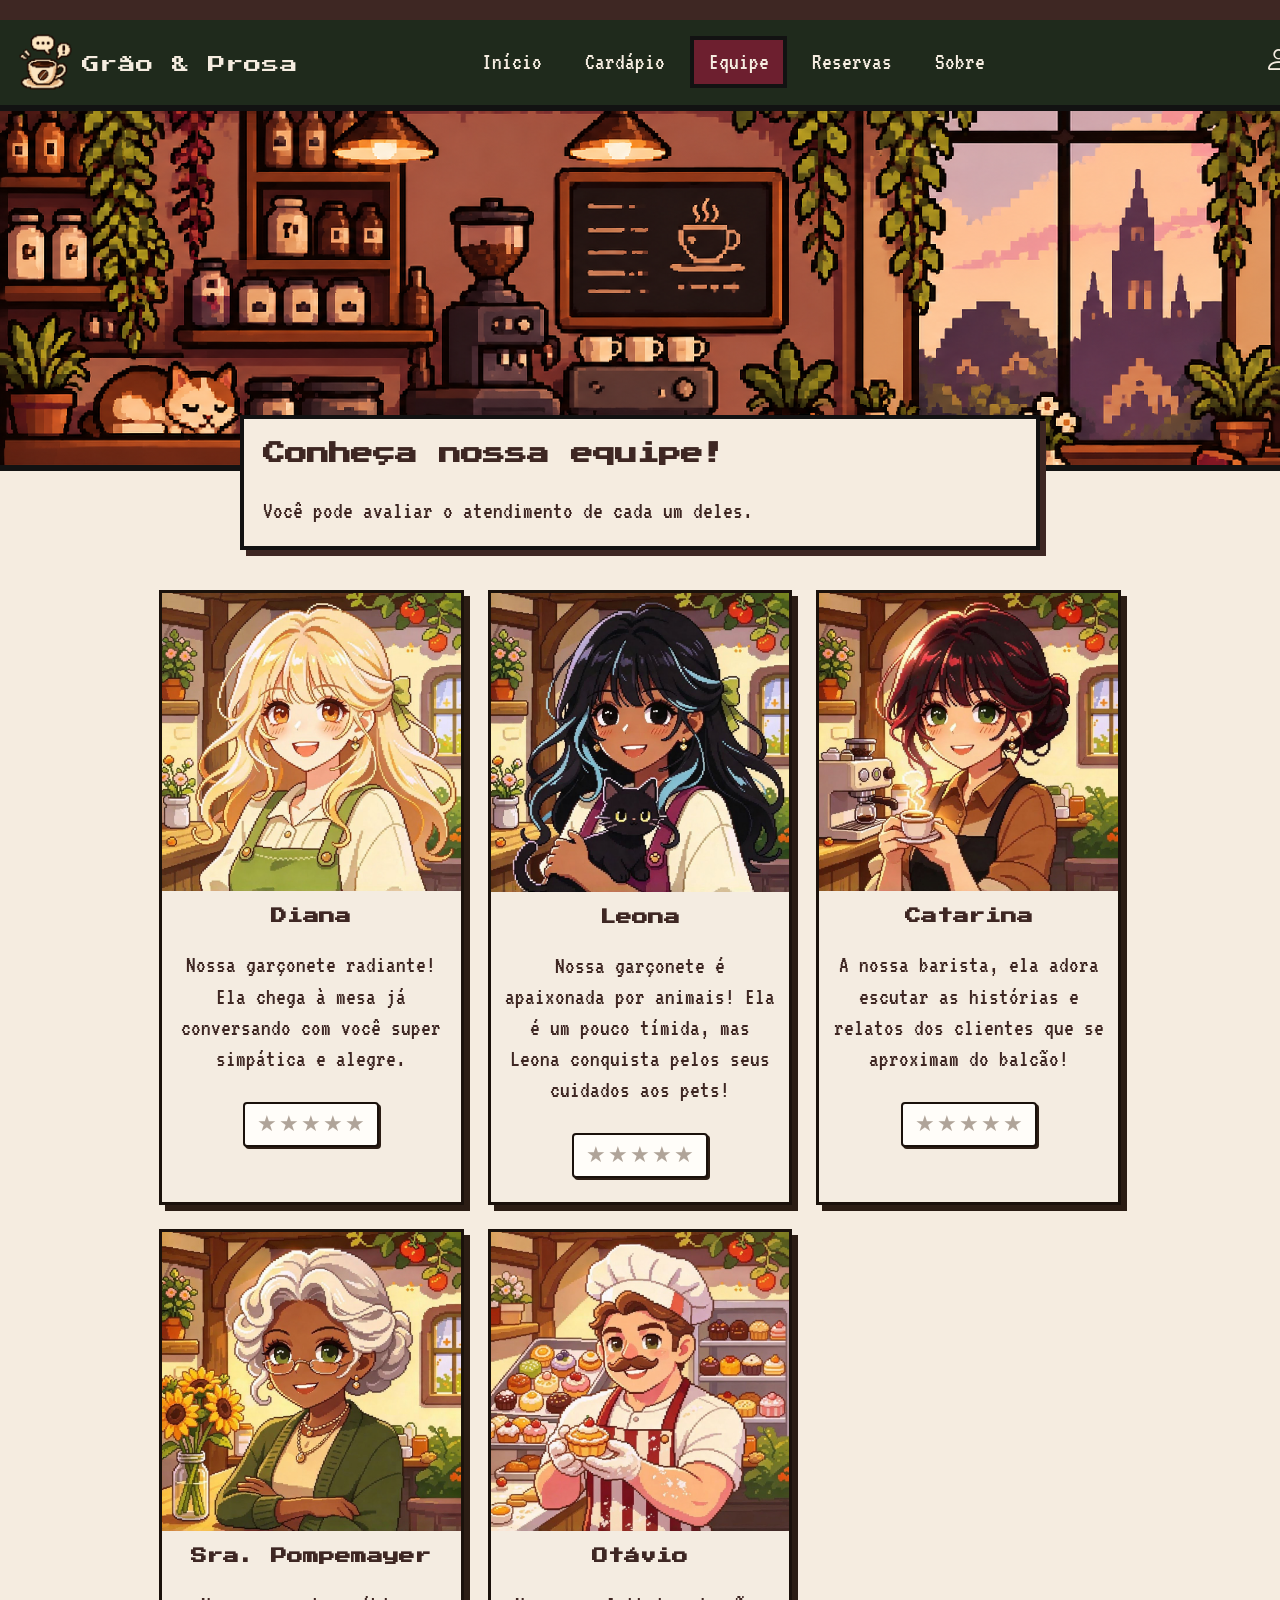
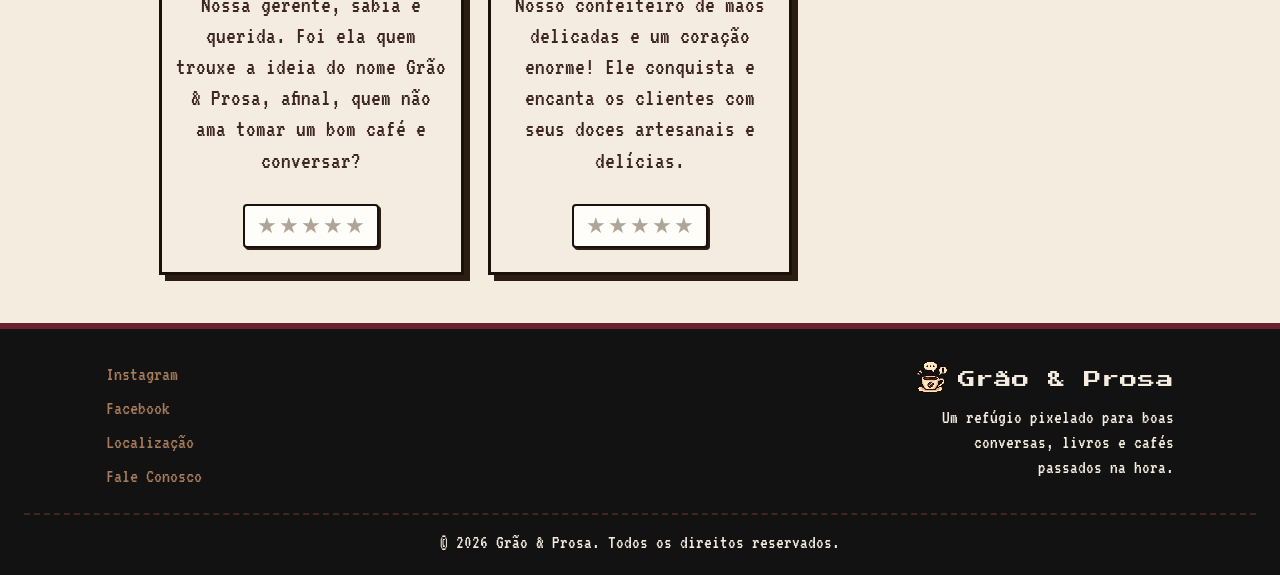
<file: equipe.html>
<!DOCTYPE html>
<html lang="pt-BR">
<head>
    <meta charset="UTF-8">
    <meta name="viewport" content="width=device-width, initial-scale=1.0">
    <title>Grão &amp; Prosa | Equipe</title>
    <link rel="stylesheet" href="css/estilo.css">
    <link rel="stylesheet" href="css/equipe.css">
    <link rel="stylesheet" href="https://cdn.jsdelivr.net/npm/bootstrap-icons@1.11.3/font/bootstrap-icons.min.css">
    <script src="js/equipe.js" defer></script>
    <script src="js/menu.js" defer></script>
</head>
<body>
    <div class="top-bar"></div>
    <header class="topo">
        <a class="logo" href="index.html">
            <img src="img/logo.png" alt="" width="53" height="56">
            <span>Grão &amp; Prosa</span>
        </a>

        <button id="btn-menu" class="btn-menu" type="button" aria-label="Abrir menu" aria-expanded="false" aria-controls="menu">☰</button>       
        <nav id="menu" class="menu" aria-label="Menu principal">
            
            <ul>
                <li><a href="index.html">Início</a></li>
                <li><a href="cardapio.html">Cardápio</a></li>
                <li><a href="equipe.html" aria-current="page">Equipe</a></li>
                <li><a href="form.html">Reservas</a></li>
                <li><a href="about.html">Sobre</a></li>
            </ul>
        </nav>
        <!-- Ícones -->
        <div class="acoes">
            <a href="entrar.html" aria-label="Minha conta">
                <i class="bi bi-person"></i>
            </a>
            
            <a href="carrinho.html" aria-label="Meu carrinho">
                <i class="bi bi-cart3"></i>
            </a>
        </div>
    </header>
    <main>
        <section class="hero">
            <img class="banner" src="img/local/balcao.png" alt="">
            <div class="titulo-pagina caixa">
                <h1>Conheça nossa equipe!</h1>
                <p>Você pode avaliar o atendimento de cada um deles.</p>
            </div>
        </section>
        <section class="introducao-equipe">
            <section class="grid-cards-equipe">
                <article class="card-membro">
                    <img src="img/equipe/diana.png" alt="Foto da Diana, a garçonete." class="foto-garconete1">
                    <div class="caixa-texto-membro">
                        <h2>Diana</h2>
                        <p>Nossa garçonete radiante!  Ela chega à mesa já conversando com você super simpática e alegre.</p>
                        <!-- Sistema de estrelas individual para este card -->
                        <div class="estrelas-card">
                            <input type="radio" name="aval-diana" id="diana-5" value="5"><label for="diana-5">★</label>
                            <input type="radio" name="aval-diana" id="diana-4" value="4"><label for="diana-4">★</label>
                            <input type="radio" name="aval-diana" id="diana-3" value="3"><label for="diana-3">★</label>
                            <input type="radio" name="aval-diana" id="diana-2" value="2"><label for="diana-2">★</label>
                            <input type="radio" name="aval-diana" id="diana-1" value="1"><label for="diana-1">★</label>
                        </div>
                        <p class="aviso-nota" aria-live="polite"></p>
                    </div>
                </article>
            <article class="card-membro">
                <img src="img/equipe/leona.png" alt="Foto da Leona, a garçonete." class="foto-garconete2">
                <div class="caixa-texto-membro">
                    <h2>Leona</h2>
                    <p>Nossa garçonete é apaixonada por animais! Ela é um pouco tímida, mas Leona conquista pelos seus cuidados aos pets!</p>
                    <!-- Sistema de estrelas individual para este card -->
                     <div class="estrelas-card">
                        <input type="radio" name="aval-leona" id="leona-5" value="5"><label for="leona-5">★</label>
                        <input type="radio" name="aval-leona" id="leona-4" value="4"><label for="leona-4">★</label>
                        <input type="radio" name="aval-leona" id="leona-3" value="3"><label for="leona-3">★</label>
                        <input type="radio" name="aval-leona" id="leona-2" value="2"><label for="leona-2">★</label>
                        <input type="radio" name="aval-leona" id="leona-1" value="1"><label for="leona-1">★</label>
                    </div>
                    <p class="aviso-nota" aria-live="polite"></p>
                </div>
            </article>
        <article class="card-membro">
            <img src="img/equipe/catarina.png" alt="Foto da Catarina, barista" class="foto-balconista">
            <div class="caixa-texto-membro">
                <h2>Catarina</h2>
                <p> A nossa barista, ela adora escutar as histórias e relatos dos clientes que se aproximam do balcão!</p>
                <!-- Sistema de estrelas individual para este card -->
                 <div class="estrelas-card">
                    <input type="radio" name="aval-catarina" id="catarina-5" value="5"><label for="catarina-5">★</label>
                    <input type="radio" name="aval-catarina" id="catarina-4" value="4"><label for="catarina-4">★</label>
                    <input type="radio" name="aval-catarina" id="catarina-3" value="3"><label for="catarina-3">★</label>
                    <input type="radio" name="aval-catarina" id="catarina-2" value="2"><label for="catarina-2">★</label>
                    <input type="radio" name="aval-catarina" id="catarina-1" value="1"><label for="catarina-1">★</label>
                </div>
                <p class="aviso-nota" aria-live="polite"></p>
            </div>
        </article>
        <article class="card-membro">
            <img src="img/equipe/sra_pompemayer.png" alt="Foto da Sra. Pompemayer, a gerente." class="foto-gerente">
            <div class="caixa-texto-membro">
                <h2>Sra. Pompemayer</h2>
                <p>Nossa gerente, sábia e querida. Foi ela quem trouxe a ideia do nome Grão &amp; Prosa, afinal, quem não ama tomar um bom café e conversar?</p>
                <!-- Sistema de estrelas individual para este card -->
                 <div class="estrelas-card">
                    <input type="radio" name="aval-srapompemayer" id="srapompemayer-5" value="5"><label for="srapompemayer-5">★</label>
                    <input type="radio" name="aval-srapompemayer" id="srapompemayer-4" value="4"><label for="srapompemayer-4">★</label>
                    <input type="radio" name="aval-srapompemayer" id="srapompemayer-3" value="3"><label for="srapompemayer-3">★</label>
                    <input type="radio" name="aval-srapompemayer" id="srapompemayer-2" value="2"><label for="srapompemayer-2">★</label>
                    <input type="radio" name="aval-srapompemayer" id="srapompemayer-1" value="1"><label for="srapompemayer-1">★</label>
                </div>
                <p class="aviso-nota" aria-live="polite"></p>
            </div>
        </article>
        <article class="card-membro">
            <img src="img/equipe/otavio.png" alt="Foto do Otávio, o chef confeiteiro." class="foto-confeiteiro">
            <div class="caixa-texto-membro">
                <h2>Otávio</h2>
                <p>Nosso confeiteiro de mãos delicadas e um coração enorme! Ele conquista e encanta os clientes com seus doces artesanais e delícias.</p>
                <!-- Sistema de estrelas individual para este card -->
                 <div class="estrelas-card">
                    <input type="radio" name="aval-otavio" id="otavio-5" value="5"><label for="otavio-5">★</label>
                    <input type="radio" name="aval-otavio" id="otavio-4" value="4"><label for="otavio-4">★</label>
                    <input type="radio" name="aval-otavio" id="otavio-3" value="3"><label for="otavio-3">★</label>
                    <input type="radio" name="aval-otavio" id="otavio-2" value="2"><label for="otavio-2">★</label>
                    <input type="radio" name="aval-otavio" id="otavio-1" value="1"><label for="otavio-1">★</label>
                </div>
                <p class="aviso-nota" aria-live="polite"></p>
            </div>
           </article>
        </section>         
</main>

    <footer class="rodape">
    <div class="rodape-grade">
        <!-- Coluna da Esquerda: Links empilhados -->
        <div class="rodape-links">
            <a href="#instagram" aria-label="Instagram">Instagram</a>
            <a href="#facebook" aria-label="Facebook">Facebook</a>
            <a href="#localizacao" aria-label="Localização">Localização</a>
            <a href="#contato" aria-label="Fale Conosco">Fale Conosco</a>
        </div>

        <!-- Centro: Deixado limpo / vazio de propósito -->
        <div class="rodape-centro-vazio"></div>

        <!-- Coluna da Direita: Símbolo em cima e texto embaixo -->
        <div class="rodape-direita">
            <a href="index.html" class="logo">
                <img src="img/logo.png" alt="Ícone Grão & Prosa" width="32" height="32">
                <span>Grão & Prosa</span>
            </a>
            <p>Um refúgio pixelado para boas conversas, livros e cafés passados na hora.</p>
        </div>
    </div>

    <!-- Base Centralizada com a linha tracejada (trilhadinho) em cima -->
    <div class="rodape-copyright">
        <p>© 2026 Grão & Prosa. Todos os direitos reservados.</p>
    </div>
</footer>
</body>
</html>
</file>
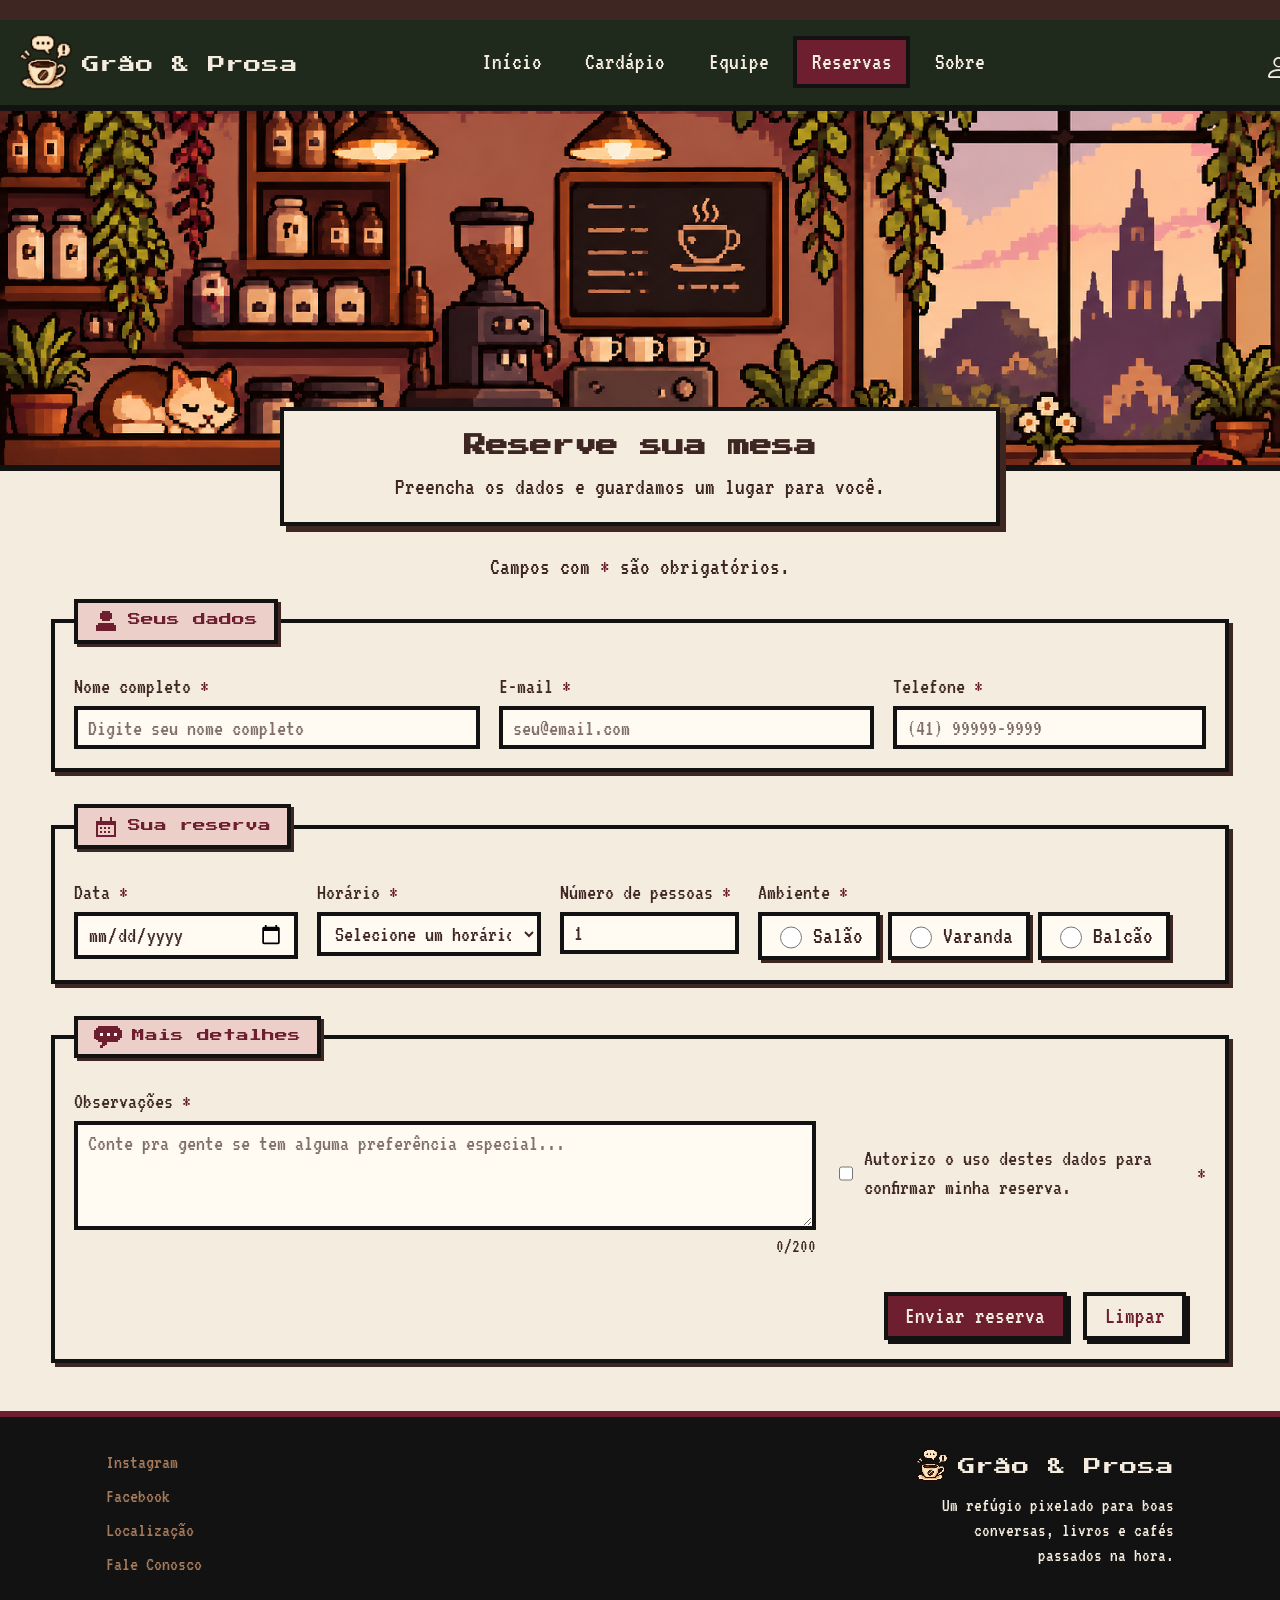
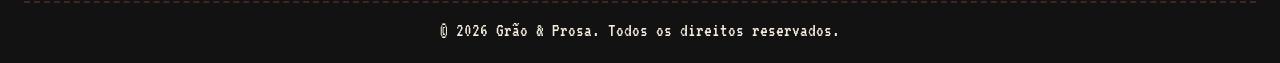
<file: form.html>
<!DOCTYPE html>
<html lang="pt-BR">
<head>
    <meta charset="UTF-8">
    <meta name="viewport" content="width=device-width, initial-scale=1.0">
    <title>Grão &amp; Prosa | Reservas</title>
    <link rel="stylesheet" href="css/estilo.css">
    <link rel="stylesheet" href="css/form.css">
    <link rel="stylesheet" href="https://cdn.jsdelivr.net/npm/bootstrap-icons@1.11.3/font/bootstrap-icons.min.css">
    <script src="js/menu.js" defer></script>
    <script src="js/validacao.js" defer></script>
    <script src="js/form.js" defer></script>
</head>
<body>
    <div class="top-bar"></div>
    <header class="topo">
        <a class="logo" href="index.html">
            <img src="img/logo.png" alt="" width="53" height="56">
            <span>Grão &amp; Prosa</span>
        </a>

        <button id="btn-menu" class="btn-menu" type="button" aria-label="Abrir menu" aria-expanded="false" aria-controls="menu">☰</button>       
        <nav id="menu" class="menu" aria-label="Menu principal">
            
            <ul>
                <li><a href="index.html">Início</a></li>
                <li><a href="cardapio.html">Cardápio</a></li>
                <li><a href="equipe.html">Equipe</a></li>
                <li><a href="form.html" aria-current="page">Reservas</a></li>
                <li><a href="about.html">Sobre</a></li>
            </ul>
        </nav>
        <!-- Ícones -->
        <div class="acoes">
            <a href="entrar.html" aria-label="Minha conta">
                <i class="bi bi-person"></i>
            </a>
            
            <a href="carrinho.html" aria-label="Meu carrinho">
                <i class="bi bi-cart3"></i>
            </a>
        </div>
    </header>
    
    <main>
         <section class="hero">
             <img class="banner" src="img/local/balcao.png" alt="">
              <div class="titulo-pagina caixa">
                 <h1>Reserve sua mesa</h1>
                 <p>Preencha os dados e guardamos um lugar para você.</p>
                </div>
            </section>
             <p class="aviso-obrigatorio">Campos com <span class="obrigatorio" aria-hidden="true">*</span> são obrigatórios.</p>
             <form class="formulario" id="form-reserva" action="formAction.html" method="get" novalidate>
                <input type="hidden" name="tipo" value="reserva">
                <fieldset class="bloco-dados">
                    <legend class="icone-pessoa">Seus dados</legend>
                    <div class="campo">
                        <label for="nome">Nome completo <span class="obrigatorio" aria-hidden="true">*</span></label>
                        <input type="text" id="nome" name="nome" required minlength="3"
                        pattern="[A-Za-zÀ-ÿ ]{3,}" autocomplete="name"
                        placeholder="Digite seu nome completo"
                        aria-describedby="erro-nome">
                        <p class="erro" id="erro-nome"></p>
                    </div>
                    <div class="campo">
                        <label for="email">E-mail <span class="obrigatorio" aria-hidden="true">*</span></label>
                        <input type="email" id="email" name="email" required autocomplete="email"
                        placeholder="seu@email.com"
                        aria-describedby="erro-email">
                        <p class="erro" id="erro-email"></p>
                    </div>

                    <div class="campo">
                        <label for="telefone">Telefone <span class="obrigatorio" aria-hidden="true">*</span></label>
                        <input type="tel" id="telefone" name="telefone" required autocomplete="tel"
                        pattern="\(\d{2}\) \d{5}-\d{4}"
                        title="Use o formato (41) 99999-9999"
                        placeholder="(41) 99999-9999"
                        aria-describedby="erro-telefone">
                    <p class="erro" id="erro-telefone"></p>
                </div>
            </fieldset>
            <fieldset class="bloco-reserva">
                  <legend class="icone-calendario">Sua reserva</legend>
                <div class="campo">
                    <label for="data">Data <span class="obrigatorio" aria-hidden="true">*</span></label>
                    <input type="date" id="data" name="data" required aria-describedby="erro-data">
                    <p class="erro" id="erro-data"></p>
                </div>
                <div class="campo">
                    <label for="horario">Horário <span class="obrigatorio" aria-hidden="true">*</span></label>
                    <select id="horario" name="horario" required aria-describedby="erro-horario">
                        <option value="">Selecione um horário</option>
                    </select>
                    <p class="erro" id="erro-horario"></p>
                </div>
                <div class="campo">
                    <label for="pessoas">Número de pessoas <span class="obrigatorio" aria-hidden="true">*</span></label>
                    <input type="number" id="pessoas" name="pessoas" required min="1" max="10" value="1"
                     aria-describedby="erro-pessoas">
                     <p class="erro" id="erro-pessoas"></p>
                    </div>
                    <fieldset class="grupo-ambiente">
                        <legend>Ambiente <span class="obrigatorio" aria-hidden="true">*</span></legend>
                        <label class="opcao"><input type="radio" name="ambiente" value="salao" required> Salão</label>
                        <label class="opcao"><input type="radio" name="ambiente" value="varanda"> Varanda</label>
                        <label class="opcao"><input type="radio" name="ambiente" value="balcao"> Balcão</label>
                        <p class="erro" id="erro-ambiente"></p>
                    </fieldset>
                </fieldset>
                
                <fieldset class="bloco-detalhes">
                    <legend class="icone-balao">Mais detalhes</legend>
                    <div class="campo">
                        <label for="observacoes">Observações <span class="obrigatorio" aria-hidden="true">*</span></label>
                        <textarea id="observacoes" name="observacoes" rows="4" required
                        minlength="10" maxlength="200"
                        placeholder="Conte pra gente se tem alguma preferência especial..."
                        aria-describedby="erro-observacoes"></textarea>
                        <p class="contador" id="contador">0/200</p>
                        <p class="erro" id="erro-observacoes"></p>
                    </div>
                    <div class="campo">
                        <label class="opcao">
                            <input type="checkbox" id="aceite" name="aceite" value="sim" required aria-describedby="erro-aceite">
                            Autorizo o uso destes dados para confirmar minha reserva.
                            <span class="obrigatorio" aria-hidden="true">*</span>
                        </label>
                        <p class="erro" id="erro-aceite"></p>
                    </div>
                    <div class="acoes">
                        <button class="botao" type="submit">Enviar reserva</button>
                        <button class="botao botao-secundario" type="reset">Limpar</button>
                    </div>
            </fieldset>
        </form>
    </main>

    <footer class="rodape">
    <div class="rodape-grade">
        <!-- Coluna da Esquerda: Links empilhados -->
        <div class="rodape-links">
            <a href="#instagram" aria-label="Instagram">Instagram</a>
            <a href="#facebook" aria-label="Facebook">Facebook</a>
            <a href="#localizacao" aria-label="Localização">Localização</a>
            <a href="#contato" aria-label="Fale Conosco">Fale Conosco</a>
        </div>

        <!-- Centro: Deixado limpo / vazio de propósito -->
        <div class="rodape-centro-vazio"></div>

        <!-- Coluna da Direita: Símbolo em cima e texto embaixo -->
        <div class="rodape-direita">
            <a href="index.html" class="logo">
                <img src="img/logo.png" alt="Ícone Grão & Prosa" width="32" height="32">
                <span>Grão & Prosa</span>
            </a>
            <p>Um refúgio pixelado para boas conversas, livros e cafés passados na hora.</p>
        </div>
    </div>

    <!-- Base Centralizada com a linha tracejada (trilhadinho) em cima -->
    <div class="rodape-copyright">
        <p>© 2026 Grão & Prosa. Todos os direitos reservados.</p>
    </div>
</footer>
</body>
</html>
</file>
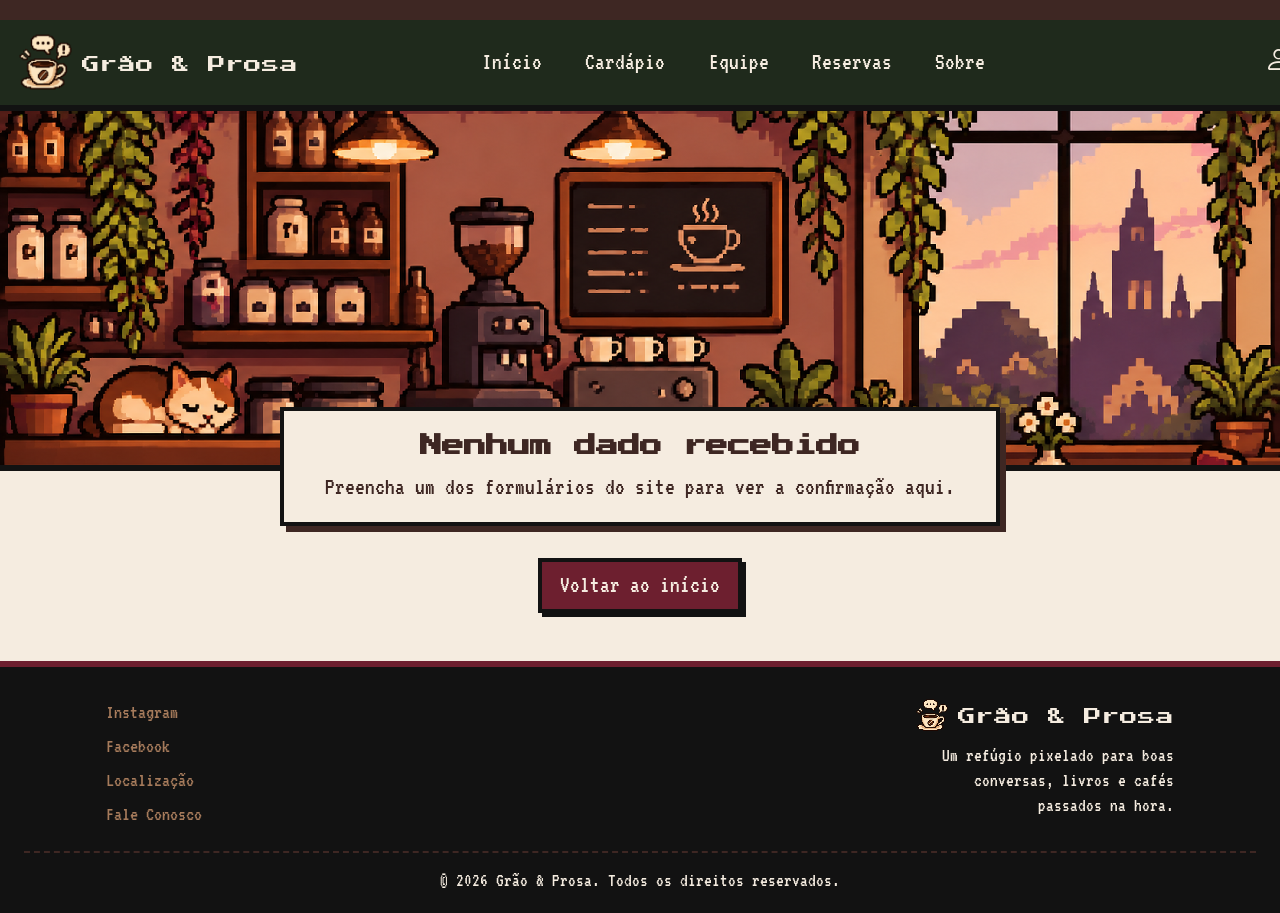
<file: formAction.html>
<!DOCTYPE html>
<html lang="pt-BR">
<head>
    <meta charset="UTF-8">
    <meta name="viewport" content="width=device-width, initial-scale=1.0">
    <title>Grão &amp; Prosa | Reserva recebida</title>
    <link rel="stylesheet" href="css/estilo.css">
    <link rel="stylesheet" href="css/formAction.css">
        <link rel="stylesheet" href="https://cdn.jsdelivr.net/npm/bootstrap-icons@1.11.3/font/bootstrap-icons.min.css">
    <script src="js/menu.js" defer></script>
    <script src="js/formAction.js" defer></script>
</head>
<body>
    <div class="top-bar"></div>
    <header class="topo">
        <a class="logo" href="index.html">
            <img src="img/logo.png" alt="" width="53" height="56">
            <span>Grão &amp; Prosa</span>
        </a>

        <button id="btn-menu" class="btn-menu" type="button" aria-label="Abrir menu" aria-expanded="false" aria-controls="menu">☰</button>       
        <nav id="menu" class="menu" aria-label="Menu principal">
            
            <ul>
                <li><a href="index.html">Início</a></li>
                <li><a href="cardapio.html">Cardápio</a></li>
                <li><a href="equipe.html">Equipe</a></li>
                <li><a href="form.html">Reservas</a></li>
                <li><a href="about.html">Sobre</a></li>
            </ul>
        </nav>
        <!-- Ícones -->
        <div class="acoes">
            <a href="entrar.html" aria-label="Minha conta">
                <i class="bi bi-person"></i>
            </a>
            
            <a href="carrinho.html" aria-label="Meu carrinho">
                <i class="bi bi-cart3"></i>
            </a>
        </div>
    </header>
    <main>
        <section class="hero">
            <img class="banner" src="img/local/balcao.png" alt="">
            <div class="titulo-pagina caixa">
                <h1 id="titulo-resultado">Confirmação</h1>
                <p id="mensagem-resultado"></p>
        </div>
    </section>

    <section class="resumo caixa" id="caixa-resumo" hidden>
        <h2>Resumo</h2>
        <dl id="lista-resumo"></dl>
    </section>

    <div class="acoes-pagina">
        <a class="botao" href="index.html">Voltar ao início</a>
    </div>
</main>

<footer class="rodape">
    <div class="rodape-grade">
        <!-- Coluna da Esquerda: Links empilhados -->
        <div class="rodape-links">
            <a href="#instagram" aria-label="Instagram">Instagram</a>
            <a href="#facebook" aria-label="Facebook">Facebook</a>
            <a href="#localizacao" aria-label="Localização">Localização</a>
            <a href="#contato" aria-label="Fale Conosco">Fale Conosco</a>
        </div>

        <!-- Centro: Deixado limpo / vazio de propósito -->
        <div class="rodape-centro-vazio"></div>

        <!-- Coluna da Direita: Símbolo em cima e texto embaixo -->
        <div class="rodape-direita">
            <a href="index.html" class="logo">
                <img src="img/logo.png" alt="Ícone Grão & Prosa" width="32" height="32">
                <span>Grão & Prosa</span>
            </a>
            <p>Um refúgio pixelado para boas conversas, livros e cafés passados na hora.</p>
        </div>
    </div>

    <!-- Base Centralizada com a linha tracejada (trilhadinho) em cima -->
    <div class="rodape-copyright">
        <p>© 2026 Grão & Prosa. Todos os direitos reservados.</p>
    </div>
</footer>
</body>
</html>
</file>
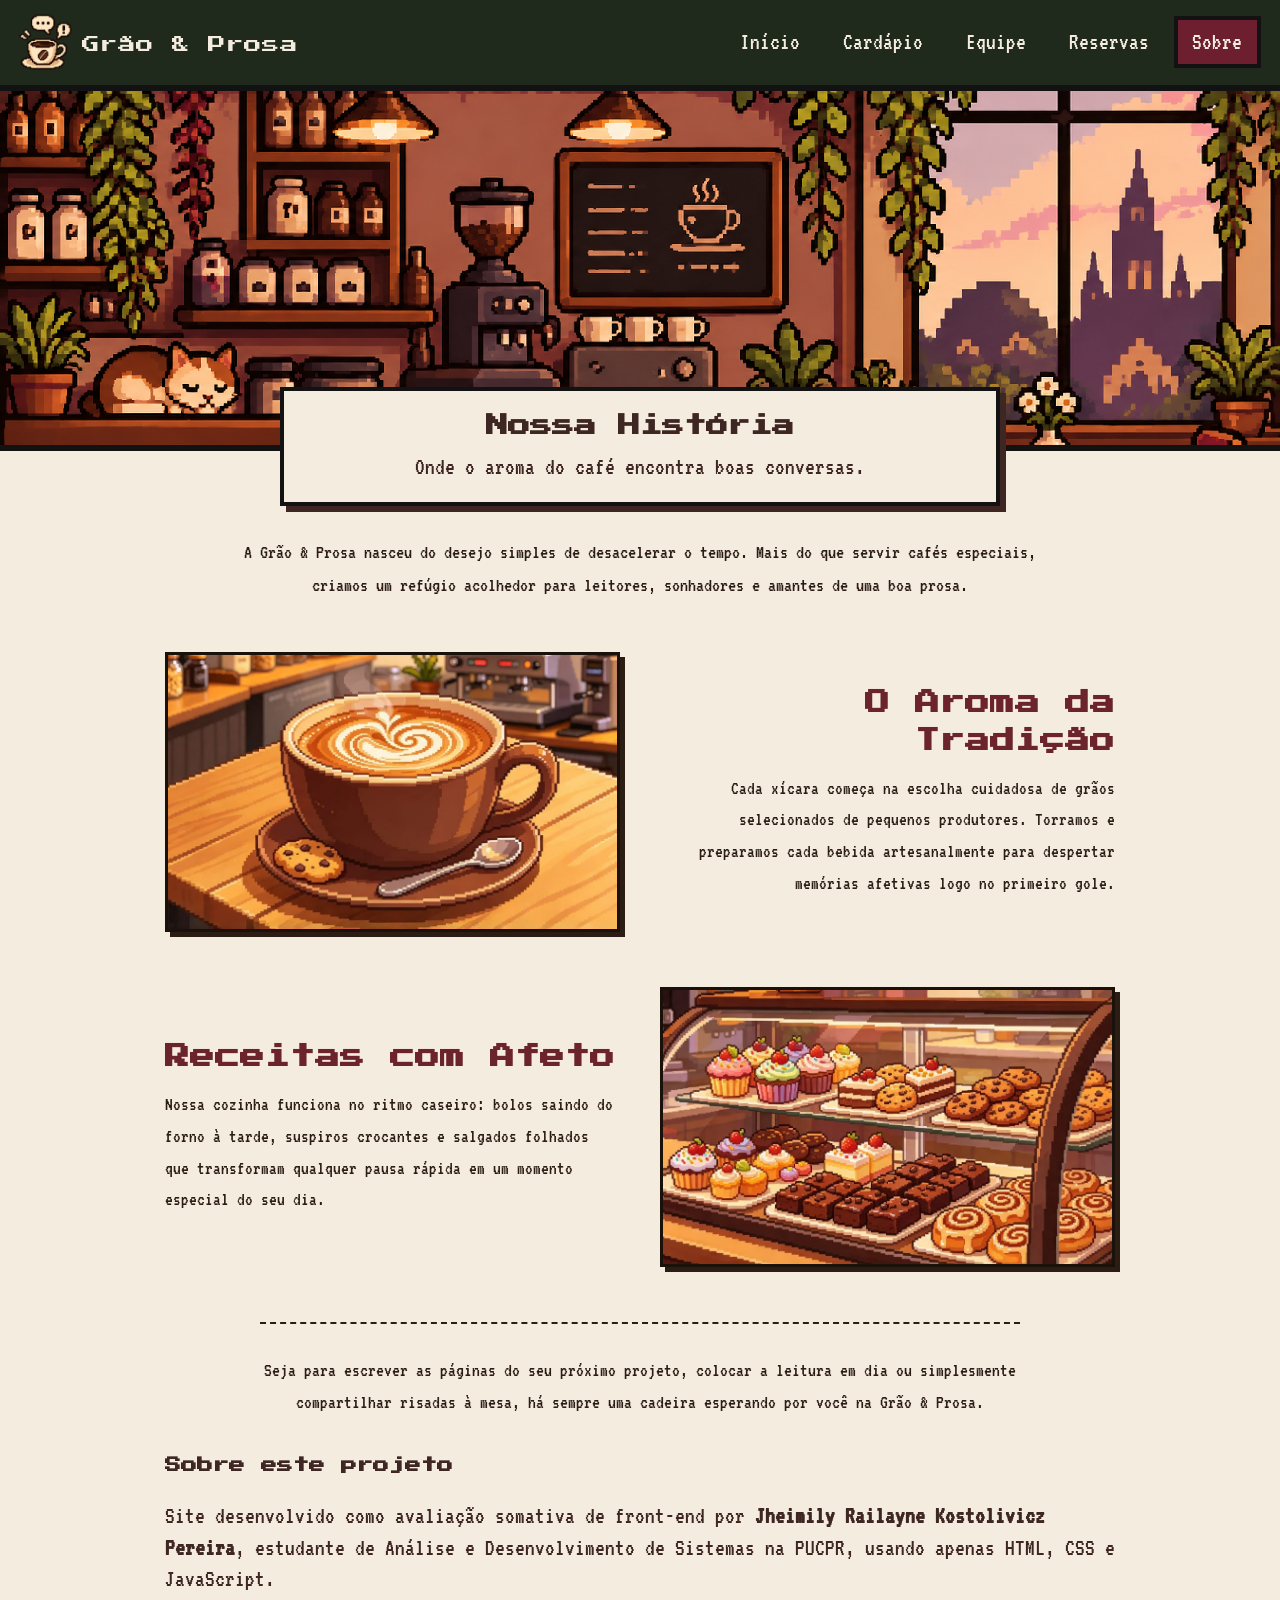
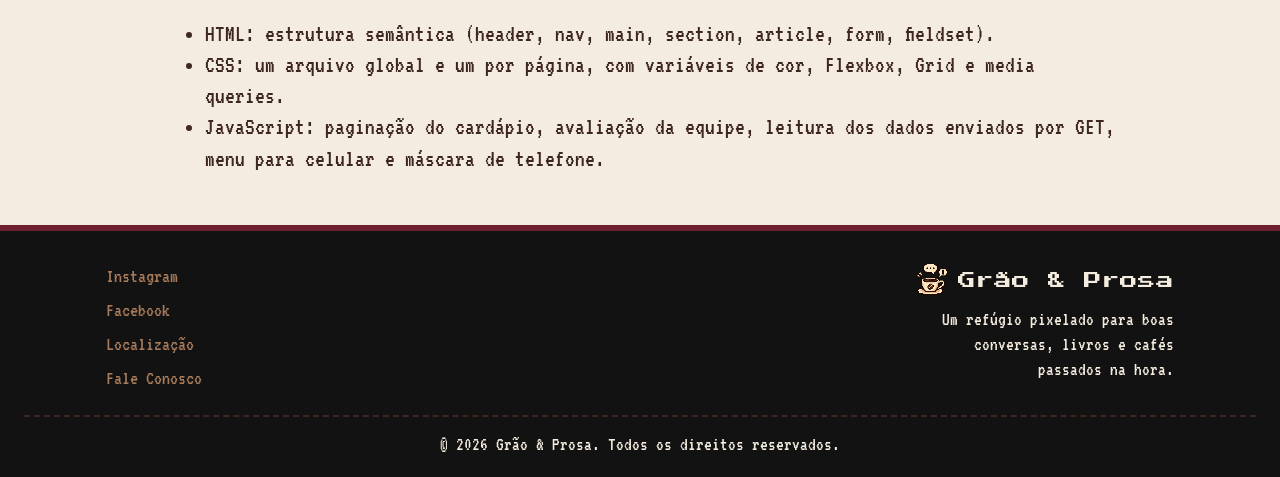
<file: graoeprosa/about.html>
<!DOCTYPE html>
<html lang="pt-BR">
<head>
    <meta charset="UTF-8">
    <meta name="viewport" content="width=device-width, initial-scale=1.0">
    <title>Grão &amp; Prosa | Sobre Nós</title>
    <link rel="stylesheet" href="css/estilo.css">
    <link rel="stylesheet" href="css/about.css">
    <script src="js/menu.js" defer></script>
</head>
<body>
    <header class="topo">
        <a class="logo" href="index.html">
            <img src="img/logo.png" alt="" width="53" height="56">
            <span>Grão & Prosa</span>
        </a>

        <button id="btn-menu" class="btn-menu" type="button"
                aria-label="Abrir menu" aria-expanded="false" aria-controls="menu">☰</button>

        <nav id="menu" class="menu" aria-label="Menu principal">
            <ul>
                <li><a href="index.html">Início</a></li>
                <li><a href="cardapio.html">Cardápio</a></li>
                <li><a href="equipe.html">Equipe</a></li>
                <li><a href="form.html">Reservas</a></li>
                <li><a href="about.html" aria-current="page">Sobre</a></li>
            </ul>
        </nav>
    </header>

    <main>
        <!-- Banner e Caixa de Título -->
        <section class="hero">
            <img class="banner" src="img/local/balcao.png" alt="">
            <div class="titulo-pagina caixa">
                <h1>Nossa História</h1>
                <p>Onde o aroma do café encontra boas conversas.</p>
            </div>
        </section>

        <div class="conteudo-sobre">
            
            <!-- Pequeno texto introdutório abaixo da caixa do título -->
            <p class="introducao-sobre">
                A Grão & Prosa nasceu do desejo simples de desacelerar o tempo. Mais do que servir cafés especiais, criamos um refúgio acolhedor para leitores, sonhadores e amantes de uma boa prosa.
            </p>

            <!-- Bloco 1: Foto na Esquerda + Texto na Direita -->
            <section class="bloco-ziguezague">
                <div class="bloco-imagem">
                    <img src="img/local/cafeeprosa.png" alt="Interior aconchegante da cafeteria Grão e Prosa">
                </div>
                <div class="bloco-texto alinhar-direita">
                    <h2>O Aroma da Tradição</h2>
                    <p>
                        Cada xícara começa na escolha cuidadosa de grãos selecionados de pequenos produtores. Torramos e preparamos cada bebida artesanalmente para despertar memórias afetivas logo no primeiro gole.
                    </p>
                </div>
            </section>

            <!-- Bloco 2: Texto na Esquerda + Foto na Direita (visual invertido) -->
            <section class="bloco-ziguezague invertido">
                <div class="bloco-imagem">
                    <img src="img/local/vitrine.png" alt="Vitrine com doces artesanais feitos na casa">
                </div>
                <div class="bloco-texto alinhar-esquerda">
                    <h2>Receitas com Afeto</h2>
                    <p>
                        Nossa cozinha funciona no ritmo caseiro: bolos saindo do forno à tarde, suspiros crocantes e salgados folhados que transformam qualquer pausa rápida em um momento especial do seu dia.
                    </p>
                </div>
            </section>

            <!-- Texto de Conclusão Limpo e Centralizado -->
            <section class="conclusao-sobre">
                <p>
                    Seja para escrever as páginas do seu próximo projeto, colocar a leitura em dia ou simplesmente compartilhar risadas à mesa, há sempre uma cadeira esperando por você na Grão & Prosa.
                </p>
            </section>
            <section class="sobre-projeto">
                <h2>Sobre este projeto</h2>
                <p>Site desenvolvido como avaliação somativa de front-end por <strong>Jheimily Railayne Kostolivicz Pereira</strong>, estudante de Análise e Desenvolvimento de Sistemas na PUCPR, usando apenas HTML, CSS e JavaScript.</p>
                <ul>
                    <li>HTML: estrutura semântica (header, nav, main, section, article, form, fieldset).</li>
                    <li>CSS: um arquivo global e um por página, com variáveis de cor, Flexbox, Grid e media queries.</li>
                    <li>JavaScript: paginação do cardápio, avaliação da equipe, leitura dos dados enviados por GET, menu para celular e máscara de telefone.</li>
                </ul>
            </section>
        </div>
    </main>

    <footer class="rodape">
    <div class="rodape-grade">
        <!-- Coluna da Esquerda: Links empilhados -->
        <div class="rodape-links">
            <a href="#instagram" aria-label="Instagram">Instagram</a>
            <a href="#facebook" aria-label="Facebook">Facebook</a>
            <a href="#localizacao" aria-label="Localização">Localização</a>
            <a href="#contato" aria-label="Fale Conosco">Fale Conosco</a>
        </div>

        <!-- Centro: Deixado limpo / vazio de propósito -->
        <div class="rodape-centro-vazio"></div>

        <!-- Coluna da Direita: Símbolo em cima e texto embaixo -->
        <div class="rodape-direita">
            <a href="index.html" class="logo">
                <img src="img/logo.png" alt="Ícone Grão & Prosa" width="32" height="32">
                <span>Grão & Prosa</span>
            </a>
            <p>Um refúgio pixelado para boas conversas, livros e cafés passados na hora.</p>
        </div>
    </div>

    <!-- Base Centralizada com a linha tracejada (trilhadinho) em cima -->
    <div class="rodape-copyright">
        <p>© 2026 Grão & Prosa. Todos os direitos reservados.</p>
    </div>
</footer>
</body>
</html>
</file>
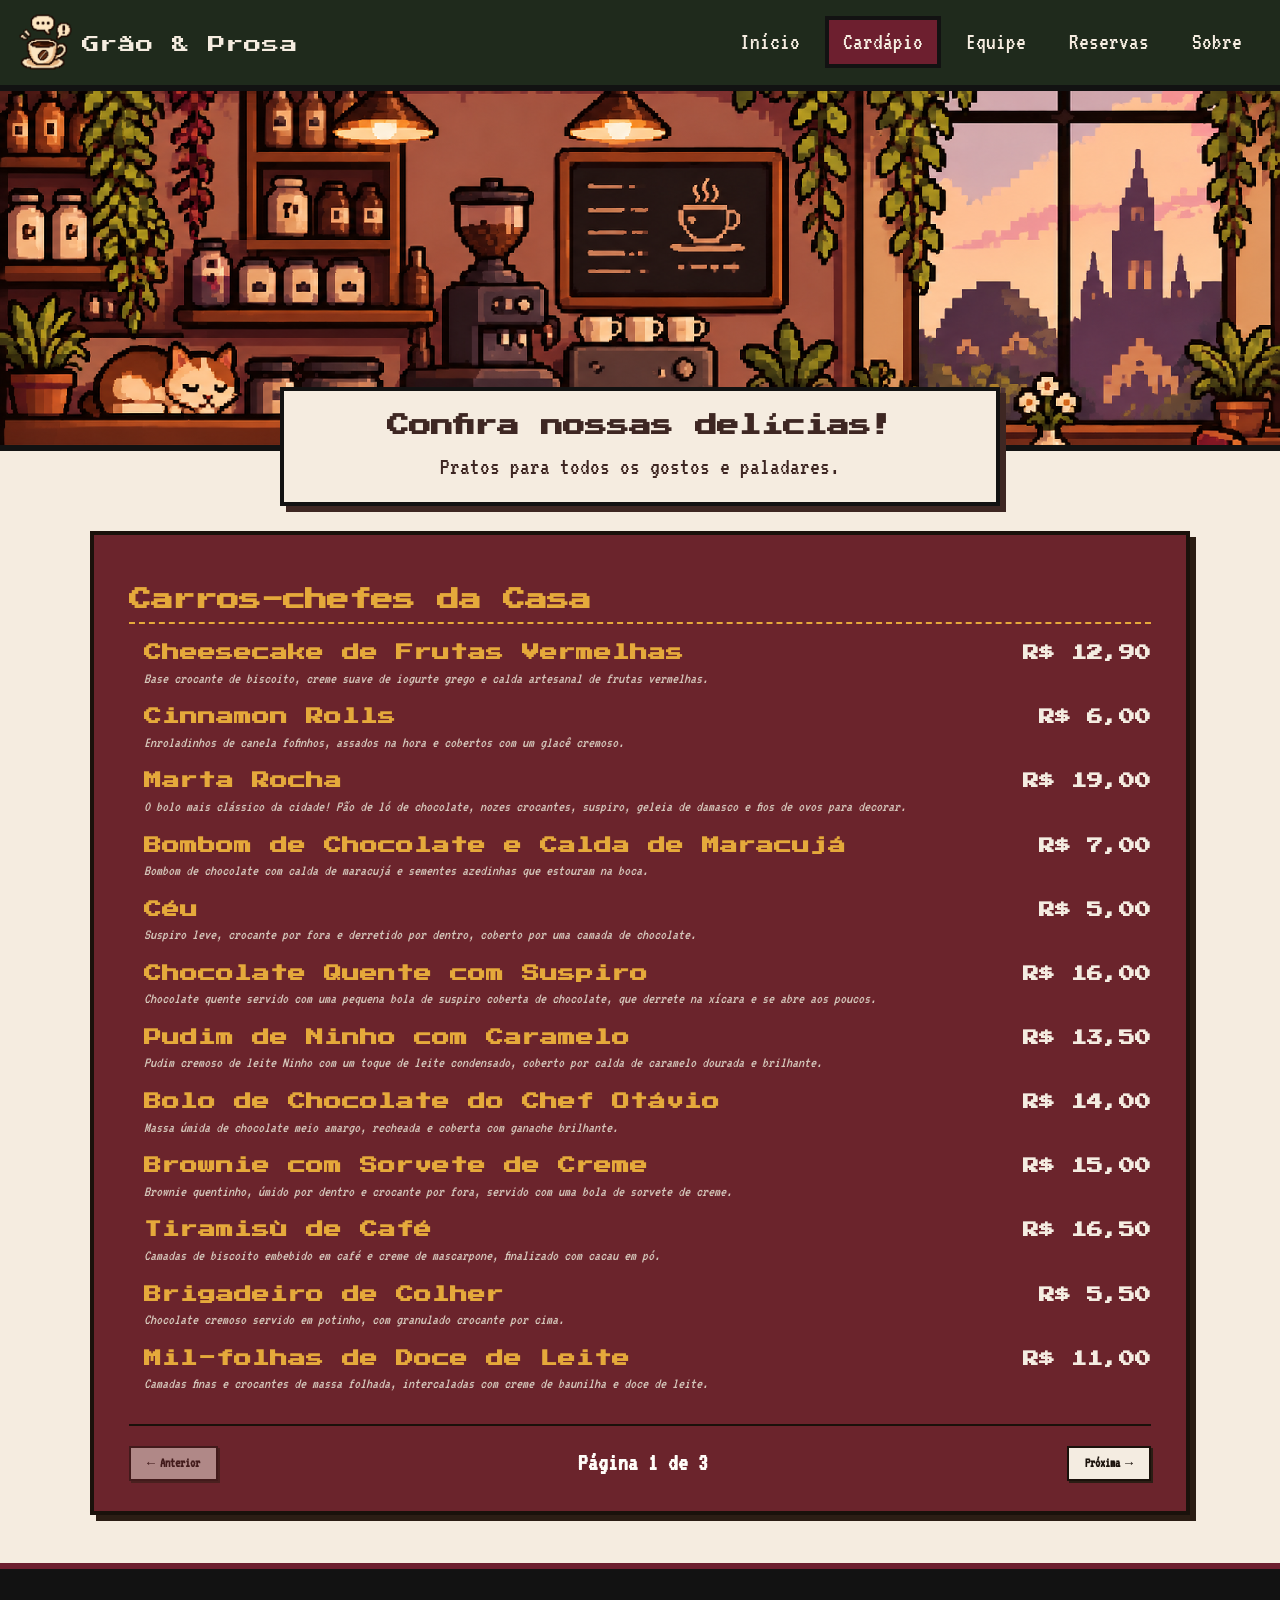
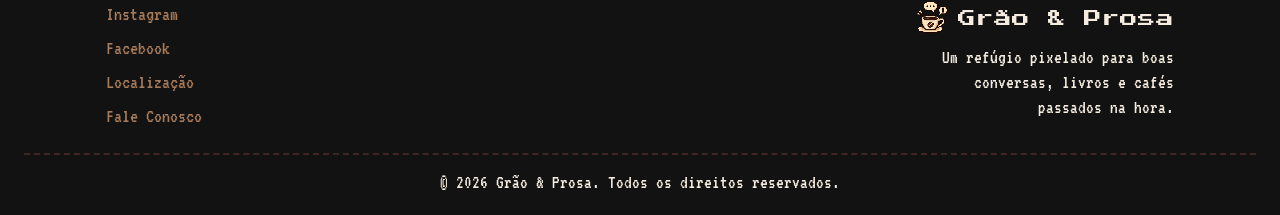
<file: graoeprosa/cardapio.html>
<!DOCTYPE html>
<html lang="pt-BR">
<head>
    <meta charset="UTF-8">
    <meta name="viewport" content="width=device-width, initial-scale=1.0">
    <title>Grão &amp; Prosa | Cardápio</title>
    <link rel="stylesheet" href="css/estilo.css">
    <link rel="stylesheet" href="css/cardapio.css">
    <script src="js/cardapio.js" defer></script>
    <script src="js/menu.js" defer></script>
</head>
<body>
    <header class="topo">
        <a class="logo" href="index.html">
            <img src="img/logo.png" alt="" width="53" height="56">
            <span>Grão & Prosa</span>
        </a>

        <button id="btn-menu" class="btn-menu" type="button"
                aria-label="Abrir menu" aria-expanded="false" aria-controls="menu">☰</button>

        <nav id="menu" class="menu" aria-label="Menu principal">
            <ul>
                <li><a href="index.html">Início</a></li>
                <li><a href="cardapio.html" aria-current="page">Cardápio</a></li>
                <li><a href="equipe.html">Equipe</a></li>
                <li><a href="form.html">Reservas</a></li>
                <li><a href="about.html">Sobre</a></li>
            </ul>
        </nav>
    </header>

    <main>
        <section class="hero">
            <img class="banner" src="img/local/balcao.png" alt="">
            <div class="titulo-pagina caixa">
                <h1>Confira nossas delícias!</h1>
                <p>Pratos para todos os gostos e paladares.</p>
            </div>
        </section>

        <div class="caixa-cardapio">

            <!-- Página 1: Carros-chefes -->
            <div class="pagina-cardapio ativa" id="pagina-1">
                <section class="secao-menu">
                    <h2 class="titulo-secao">Carros-chefes da Casa</h2>
                    <div class="item-menu">
                        <h3 class="nome-prato">
                            <span>Cheesecake de Frutas Vermelhas</span>
                            <span class="preco">R$ 12,90</span>
                        </h3>
                        <p class="desc-prato">Base crocante de biscoito, creme suave de iogurte grego e calda artesanal de frutas vermelhas.</p>
                    </div>
                    <div class="item-menu">
                        <h3 class="nome-prato">
                            <span>Cinnamon Rolls</span>
                            <span class="preco">R$ 6,00</span>
                        </h3>
                        <p class="desc-prato">Enroladinhos de canela fofinhos, assados na hora e cobertos com um glacê cremoso.</p>
                    </div>
                    <div class="item-menu">
                        <h3 class="nome-prato">
                            <span>Marta Rocha</span>
                            <span class="preco">R$ 19,00</span>
                        </h3>
                        <p class="desc-prato">O bolo mais clássico da cidade! Pão de ló de chocolate, nozes crocantes, suspiro, geleia de damasco e fios de ovos para decorar.</p>
                    </div>
                    <div class="item-menu">
                        <h3 class="nome-prato">
                            <span>Bombom de Chocolate e Calda de Maracujá</span>
                            <span class="preco">R$ 7,00</span>
                        </h3>
                        <p class="desc-prato">Bombom de chocolate com calda de maracujá e sementes azedinhas que estouram na boca.</p>
                    </div>
                    <div class="item-menu">
                        <h3 class="nome-prato">
                            <span>Céu</span>
                            <span class="preco">R$ 5,00</span>
                        </h3>
                        <p class="desc-prato">Suspiro leve, crocante por fora e derretido por dentro, coberto por uma camada de chocolate.</p>
                    </div>
                    <div class="item-menu">
                        <h3 class="nome-prato">
                            <span>Chocolate Quente com Suspiro</span>
                            <span class="preco">R$ 16,00</span>
                        </h3>
                        <p class="desc-prato">Chocolate quente servido com uma pequena bola de suspiro coberta de chocolate, que derrete na xícara e se abre aos poucos.</p>
                    </div>
                    <div class="item-menu">
                        <h3 class="nome-prato">
                            <span>Pudim de Ninho com Caramelo</span>
                            <span class="preco">R$ 13,50</span>
                        </h3>
                        <p class="desc-prato">Pudim cremoso de leite Ninho com um toque de leite condensado, coberto por calda de caramelo dourada e brilhante.</p>
                    </div>
                    <div class="item-menu">
                        <h3 class="nome-prato">
                            <span>Bolo de Chocolate do Chef Otávio</span>
                            <span class="preco">R$ 14,00</span>
                        </h3>
                        <p class="desc-prato">Massa úmida de chocolate meio amargo, recheada e coberta com ganache brilhante.</p>
                    </div>
                    <div class="item-menu">
                        <h3 class="nome-prato">
                            <span>Brownie com Sorvete de Creme</span>
                            <span class="preco">R$ 15,00</span>
                        </h3>
                        <p class="desc-prato">Brownie quentinho, úmido por dentro e crocante por fora, servido com uma bola de sorvete de creme.</p>
                    </div>
                    <div class="item-menu">
                        <h3 class="nome-prato">
                            <span>Tiramisù de Café</span>
                            <span class="preco">R$ 16,50</span>
                        </h3>
                        <p class="desc-prato">Camadas de biscoito embebido em café e creme de mascarpone, finalizado com cacau em pó.</p>
                    </div>
                    <div class="item-menu">
                        <h3 class="nome-prato">
                            <span>Brigadeiro de Colher</span>
                            <span class="preco">R$ 5,50</span>
                        </h3>
                        <p class="desc-prato">Chocolate cremoso servido em potinho, com granulado crocante por cima.</p>
                    </div>
                    <div class="item-menu">
                        <h3 class="nome-prato">
                            <span>Mil-folhas de Doce de Leite</span>
                            <span class="preco">R$ 11,00</span>
                        </h3>
                        <p class="desc-prato">Camadas finas e crocantes de massa folhada, intercaladas com creme de baunilha e doce de leite.</p>
                    </div>
                </section>
            </div>

            <!-- Página 2: Doces e Salgados -->
            <div class="pagina-cardapio" id="pagina-2">
                <section class="secao-menu">
                    <h2 class="titulo-secao">Doces</h2>
                    <div class="item-menu">
                        <h3 class="nome-prato">
                            <span>Bolo de Cenoura com Chocolate</span>
                            <span class="preco">R$ 10,50</span>
                        </h3>
                        <p class="desc-prato">Fofinho, feito na hora, coberto com uma generosa camada de chocolate caseiro.</p>
                    </div>
                    <div class="item-menu">
                        <h3 class="nome-prato">
                            <span>Tortinha de Limão</span>
                            <span class="preco">R$ 11,90</span>
                        </h3>
                        <p class="desc-prato">Massa crocante com recheio cremoso e equilibrado de limão fresco.</p>
                    </div>
                    <div class="item-menu">
                        <h3 class="nome-prato">
                            <span>Dadinhos de Doce de Leite</span>
                            <span class="preco">R$ 8,50</span>
                        </h3>
                        <p class="desc-prato">Pequenos cubos de doce de leite, cobertos por uma fina camada de açúcar de confeiteiro e fios de caramelo.</p>
                    </div>
                    <div class="item-menu">
                        <h3 class="nome-prato">
                            <span>Cookies</span>
                            <span class="preco">R$ 9,00</span>
                        </h3>
                        <p class="desc-prato">Crocantes por fora e macios por dentro, com recheio generoso e gotas de chocolate.</p>
                    </div>
                    <div class="item-menu">
                        <h3 class="nome-prato">
                            <span>Cupcakes</span>
                            <span class="preco">R$ 9,50</span>
                        </h3>
                        <p class="desc-prato">Bolinhos fofinhos com glacê firme e brilhante.</p>
                    </div>
                </section>

                <section class="secao-menu">
                    <h2 class="titulo-secao">Salgados</h2>
                    <div class="item-menu">
                        <h3 class="nome-prato">
                            <span>Pão de Queijo Artesanal</span>
                            <span class="preco">R$ 6,50</span>
                        </h3>
                        <p class="desc-prato">Feito com queijo curado da serra, crocante por fora e macio por dentro.</p>
                    </div>
                    <div class="item-menu">
                        <h3 class="nome-prato">
                            <span>Quiche de Alho-Poró</span>
                            <span class="preco">R$ 14,00</span>
                        </h3>
                        <p class="desc-prato">Massa leve recheada com creme delicado e alho-poró refogado na manteiga.</p>
                    </div>
                    <div class="item-menu">
                        <h3 class="nome-prato">
                            <span>Croissant de Presunto e Queijo</span>
                            <span class="preco">R$ 15,50</span>
                        </h3>
                        <p class="desc-prato">Massa folhada amanteigada, assada na hora, com presunto e queijo derretido.</p>
                    </div>
                    <div class="item-menu">
                        <h3 class="nome-prato">
                            <span>Torrada Rústica com Ricota</span>
                            <span class="preco">R$ 13,00</span>
                        </h3>
                        <p class="desc-prato">Pão de fermentação natural, ricota temperada, tomate-cereja e folhas de manjericão.</p>
                    </div>
                    <div class="item-menu">
                        <h3 class="nome-prato">
                            <span>Mini Empada de Frango</span>
                            <span class="preco">R$ 8,00</span>
                        </h3>
                        <p class="desc-prato">Massa amanteigada que desmancha na boca, recheada com frango desfiado e requeijão cremoso.</p>
                    </div>
                </section>
            </div>

            <!-- Página 3: Bebidas e Especiais -->
            <div class="pagina-cardapio" id="pagina-3">
                <section class="secao-menu">
                    <h2 class="titulo-secao">Bebidas e Especiais</h2>
                    <div class="item-menu">
                        <h3 class="nome-prato">
                            <span>Café Expresso da Casa</span>
                            <span class="preco">R$ 7,00</span>
                        </h3>
                        <p class="desc-prato">Grãos selecionados com notas de chocolate e aroma marcante.</p>
                    </div>
                    <div class="item-menu">
                        <h3 class="nome-prato">
                            <span>Cappuccino Cremoso</span>
                            <span class="preco">R$ 11,50</span>
                        </h3>
                        <p class="desc-prato">Café espresso, leite vaporizado, cacau em pó e um toque de canela.</p>
                    </div>
                    <div class="item-menu">
                        <h3 class="nome-prato">
                            <span>Mocha Coffee</span>
                            <span class="preco">R$ 12,90</span>
                        </h3>
                        <p class="desc-prato">Café espresso, leite vaporizado, aroma de chocolate e um toque de adoçante.</p>
                    </div>
                    <div class="item-menu">
                        <h3 class="nome-prato">
                            <span>Coffee de Doce de Leite</span>
                            <span class="preco">R$ 13,50</span>
                        </h3>
                        <p class="desc-prato">Café espresso, leite vaporizado, calda de doce de leite ao fundo da xícara.</p>
                    </div>
                    <div class="item-menu">
                        <h3 class="nome-prato">
                            <span>Pingado</span>
                            <span class="preco">R$ 6,50</span>
                        </h3>
                        <p class="desc-prato">Café preto tradicionalmente brasileiro, com leite vaporizado na medida certa.</p>
                    </div>
                    <div class="item-menu">
                        <h3 class="nome-prato">
                            <span>Coffee Tonic</span>
                            <span class="preco">R$ 14,00</span>
                        </h3>
                        <p class="desc-prato">Espresso duplo extraído sobre água tônica gelada e fatia de limão siciliano.</p>
                    </div>
                </section>
            </div>

            <div class="paginacao-controles">
                <button id="btn-anterior" class="btn-pagina" type="button" disabled>← Anterior</button>
                <span id="indicador-pagina" aria-live="polite">Página 1 de 3</span>
                <button id="btn-proximo" class="btn-pagina" type="button">Próxima →</button>
            </div>
        </div>
    </main>

    <footer class="rodape">
    <div class="rodape-grade">
        <!-- Coluna da Esquerda: Links empilhados -->
        <div class="rodape-links">
            <a href="#instagram" aria-label="Instagram">Instagram</a>
            <a href="#facebook" aria-label="Facebook">Facebook</a>
            <a href="#localizacao" aria-label="Localização">Localização</a>
            <a href="#contato" aria-label="Fale Conosco">Fale Conosco</a>
        </div>

        <!-- Centro: Deixado limpo / vazio de propósito -->
        <div class="rodape-centro-vazio"></div>

        <!-- Coluna da Direita: Símbolo em cima e texto embaixo -->
        <div class="rodape-direita">
            <a href="index.html" class="logo">
                <img src="img/logo.png" alt="Ícone Grão & Prosa" width="32" height="32">
                <span>Grão & Prosa</span>
            </a>
            <p>Um refúgio pixelado para boas conversas, livros e cafés passados na hora.</p>
        </div>
    </div>

    <!-- Base Centralizada com a linha tracejada (trilhadinho) em cima -->
    <div class="rodape-copyright">
        <p>© 2026 Grão & Prosa. Todos os direitos reservados.</p>
    </div>
</footer>
</body>
</html>
</file>
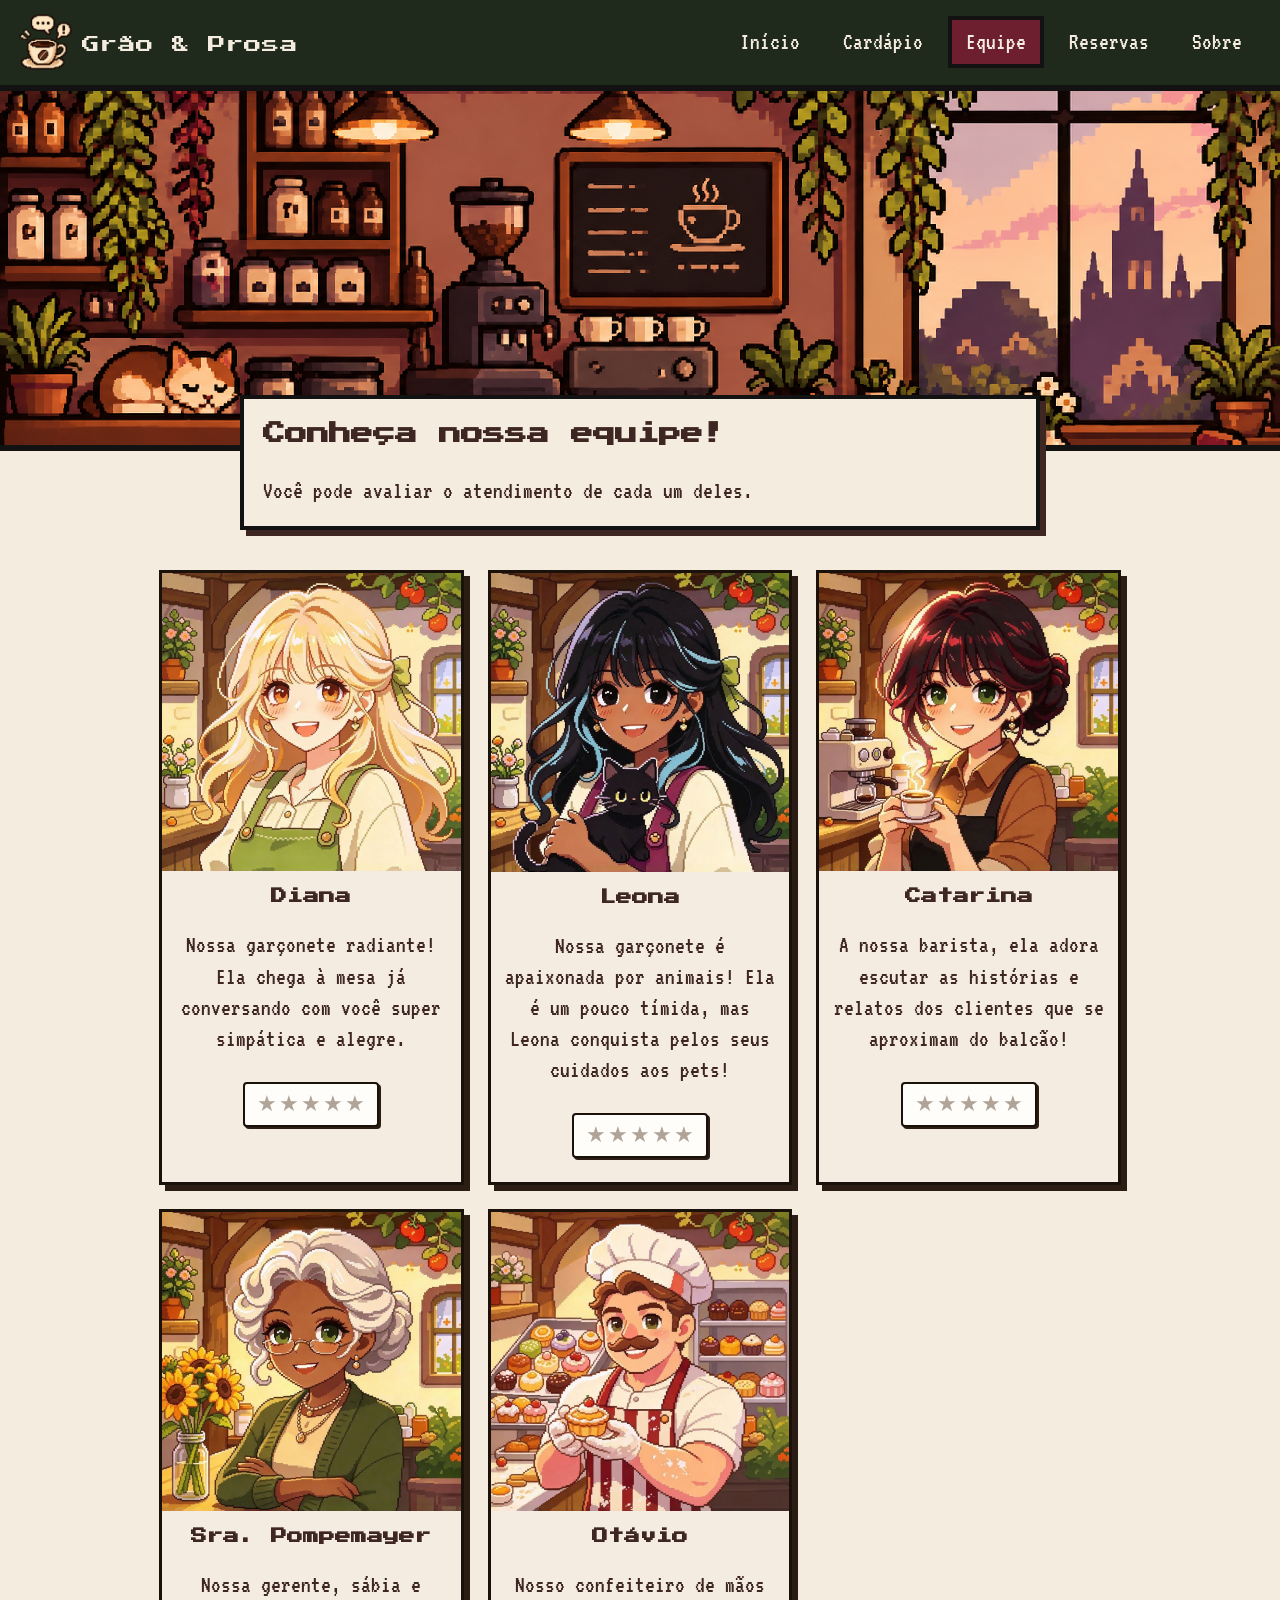
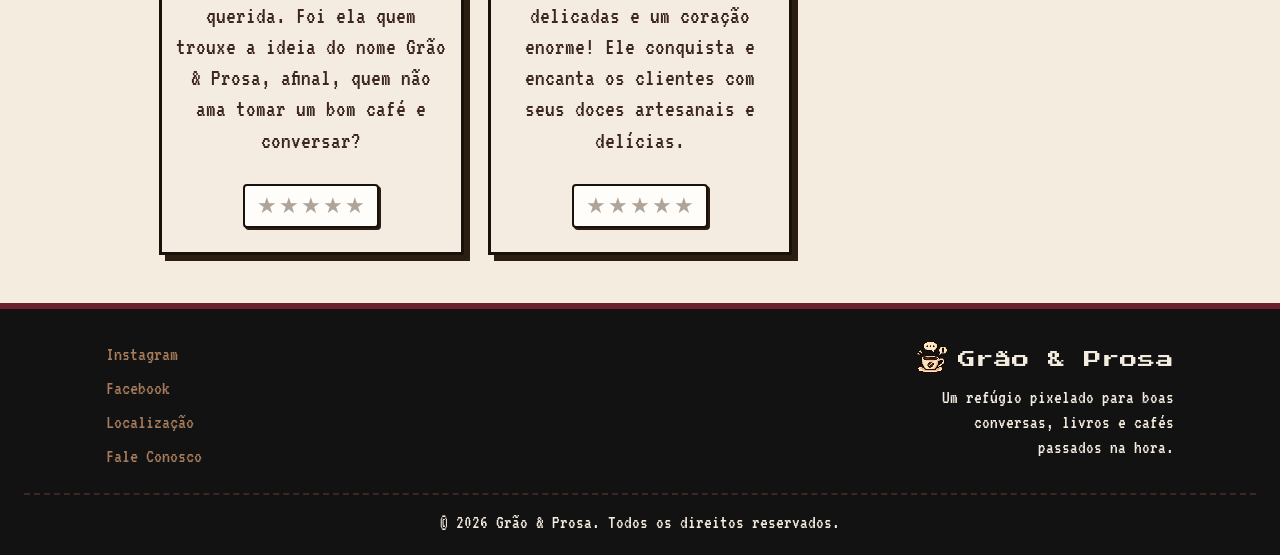
<file: graoeprosa/equipe.html>
<!DOCTYPE html>
<html lang="pt-BR">
<head>
    <meta charset="UTF-8">
    <meta name="viewport" content="width=device-width, initial-scale=1.0">
    <title>Grão &amp; Prosa | Equipe</title>
    <link rel="stylesheet" href="css/estilo.css">
    <link rel="stylesheet" href="css/equipe.css">
    <script src="js/equipe.js" defer></script>
    <script src="js/menu.js" defer></script>
</head>
<body>
    <header class="topo">
        <a class="logo" href="index.html">
            <img src="img/logo.png" alt="" width="53" height="56">
            <span>Grão &amp; Prosa</span>
        </a>
        <button id="btn-menu" class="btn-menu" type="button"
        aria-label="Abrir menu" aria-expanded="false" aria-controls="menu">☰</button>
        <nav id="menu" class="menu" aria-label="Menu principal">
            <ul>
                <li><a href="index.html">Início</a></li>
                <li><a href="cardapio.html">Cardápio</a></li>
                <li><a href="equipe.html" aria-current="page">Equipe</a></li>
                <li><a href="form.html">Reservas</a></li>
                <li><a href="about.html">Sobre</a></li>
            </ul>
        </nav>
    </header>
    <main>
        <section class="hero">
            <img class="banner" src="img/local/balcao.png" alt="">
            <div class="titulo-pagina caixa">
                <h1>Conheça nossa equipe!</h1>
                <p>Você pode avaliar o atendimento de cada um deles.</p>
            </div>
        </section>
        <section class="introducao-equipe">
            <section class="grid-cards-equipe">
                <article class="card-membro">
                    <img src="img/equipe/diana.png" alt="Foto da Diana, a garçonete." class="foto-garconete1">
                    <div class="caixa-texto-membro">
                        <h2>Diana</h2>
                        <p>Nossa garçonete radiante!  Ela chega à mesa já conversando com você super simpática e alegre.</p>
                        <!-- Sistema de estrelas individual para este card -->
                        <div class="estrelas-card">
                            <input type="radio" name="aval-diana" id="diana-5" value="5"><label for="diana-5">★</label>
                            <input type="radio" name="aval-diana" id="diana-4" value="4"><label for="diana-4">★</label>
                            <input type="radio" name="aval-diana" id="diana-3" value="3"><label for="diana-3">★</label>
                            <input type="radio" name="aval-diana" id="diana-2" value="2"><label for="diana-2">★</label>
                            <input type="radio" name="aval-diana" id="diana-1" value="1"><label for="diana-1">★</label>
                        </div>
                        <p class="aviso-nota" aria-live="polite"></p>
                    </div>
                </article>
            <article class="card-membro">
                <img src="img/equipe/leona.png" alt="Foto da Leona, a garçonete." class="foto-garconete2">
                <div class="caixa-texto-membro">
                    <h2>Leona</h2>
                    <p>Nossa garçonete é apaixonada por animais! Ela é um pouco tímida, mas Leona conquista pelos seus cuidados aos pets!</p>
                    <!-- Sistema de estrelas individual para este card -->
                     <div class="estrelas-card">
                        <input type="radio" name="aval-leona" id="leona-5" value="5"><label for="leona-5">★</label>
                        <input type="radio" name="aval-leona" id="leona-4" value="4"><label for="leona-4">★</label>
                        <input type="radio" name="aval-leona" id="leona-3" value="3"><label for="leona-3">★</label>
                        <input type="radio" name="aval-leona" id="leona-2" value="2"><label for="leona-2">★</label>
                        <input type="radio" name="aval-leona" id="leona-1" value="1"><label for="leona-1">★</label>
                    </div>
                    <p class="aviso-nota" aria-live="polite"></p>
                </div>
            </article>
        <article class="card-membro">
            <img src="img/equipe/catarina.png" alt="Foto da Catarina, barista" class="foto-balconista">
            <div class="caixa-texto-membro">
                <h2>Catarina</h2>
                <p> A nossa barista, ela adora escutar as histórias e relatos dos clientes que se aproximam do balcão!</p>
                <!-- Sistema de estrelas individual para este card -->
                 <div class="estrelas-card">
                    <input type="radio" name="aval-catarina" id="catarina-5" value="5"><label for="catarina-5">★</label>
                    <input type="radio" name="aval-catarina" id="catarina-4" value="4"><label for="catarina-4">★</label>
                    <input type="radio" name="aval-catarina" id="catarina-3" value="3"><label for="catarina-3">★</label>
                    <input type="radio" name="aval-catarina" id="catarina-2" value="2"><label for="catarina-2">★</label>
                    <input type="radio" name="aval-catarina" id="catarina-1" value="1"><label for="catarina-1">★</label>
                </div>
                <p class="aviso-nota" aria-live="polite"></p>
            </div>
        </article>
        <article class="card-membro">
            <img src="img/equipe/sra_pompemayer.png" alt="Foto da Sra. Pompemayer, a gerente." class="foto-gerente">
            <div class="caixa-texto-membro">
                <h2>Sra. Pompemayer</h2>
                <p>Nossa gerente, sábia e querida. Foi ela quem trouxe a ideia do nome Grão &amp; Prosa, afinal, quem não ama tomar um bom café e conversar?</p>
                <!-- Sistema de estrelas individual para este card -->
                 <div class="estrelas-card">
                    <input type="radio" name="aval-srapompemayer" id="srapompemayer-5" value="5"><label for="srapompemayer-5">★</label>
                    <input type="radio" name="aval-srapompemayer" id="srapompemayer-4" value="4"><label for="srapompemayer-4">★</label>
                    <input type="radio" name="aval-srapompemayer" id="srapompemayer-3" value="3"><label for="srapompemayer-3">★</label>
                    <input type="radio" name="aval-srapompemayer" id="srapompemayer-2" value="2"><label for="srapompemayer-2">★</label>
                    <input type="radio" name="aval-srapompemayer" id="srapompemayer-1" value="1"><label for="srapompemayer-1">★</label>
                </div>
                <p class="aviso-nota" aria-live="polite"></p>
            </div>
        </article>
        <article class="card-membro">
            <img src="img/equipe/otavio.png" alt="Foto do Otávio, o chef confeiteiro." class="foto-confeiteiro">
            <div class="caixa-texto-membro">
                <h2>Otávio</h2>
                <p>Nosso confeiteiro de mãos delicadas e um coração enorme! Ele conquista e encanta os clientes com seus doces artesanais e delícias.</p>
                <!-- Sistema de estrelas individual para este card -->
                 <div class="estrelas-card">
                    <input type="radio" name="aval-otavio" id="otavio-5" value="5"><label for="otavio-5">★</label>
                    <input type="radio" name="aval-otavio" id="otavio-4" value="4"><label for="otavio-4">★</label>
                    <input type="radio" name="aval-otavio" id="otavio-3" value="3"><label for="otavio-3">★</label>
                    <input type="radio" name="aval-otavio" id="otavio-2" value="2"><label for="otavio-2">★</label>
                    <input type="radio" name="aval-otavio" id="otavio-1" value="1"><label for="otavio-1">★</label>
                </div>
                <p class="aviso-nota" aria-live="polite"></p>
            </div>
           </article>
        </section>   
    </section>       
</main>

    <footer class="rodape">
    <div class="rodape-grade">
        <!-- Coluna da Esquerda: Links empilhados -->
        <div class="rodape-links">
            <a href="#instagram" aria-label="Instagram">Instagram</a>
            <a href="#facebook" aria-label="Facebook">Facebook</a>
            <a href="#localizacao" aria-label="Localização">Localização</a>
            <a href="#contato" aria-label="Fale Conosco">Fale Conosco</a>
        </div>

        <!-- Centro: Deixado limpo / vazio de propósito -->
        <div class="rodape-centro-vazio"></div>

        <!-- Coluna da Direita: Símbolo em cima e texto embaixo -->
        <div class="rodape-direita">
            <a href="index.html" class="logo">
                <img src="img/logo.png" alt="Ícone Grão & Prosa" width="32" height="32">
                <span>Grão & Prosa</span>
            </a>
            <p>Um refúgio pixelado para boas conversas, livros e cafés passados na hora.</p>
        </div>
    </div>

    <!-- Base Centralizada com a linha tracejada (trilhadinho) em cima -->
    <div class="rodape-copyright">
        <p>© 2026 Grão & Prosa. Todos os direitos reservados.</p>
    </div>
</footer>
</body>
</html>
</file>
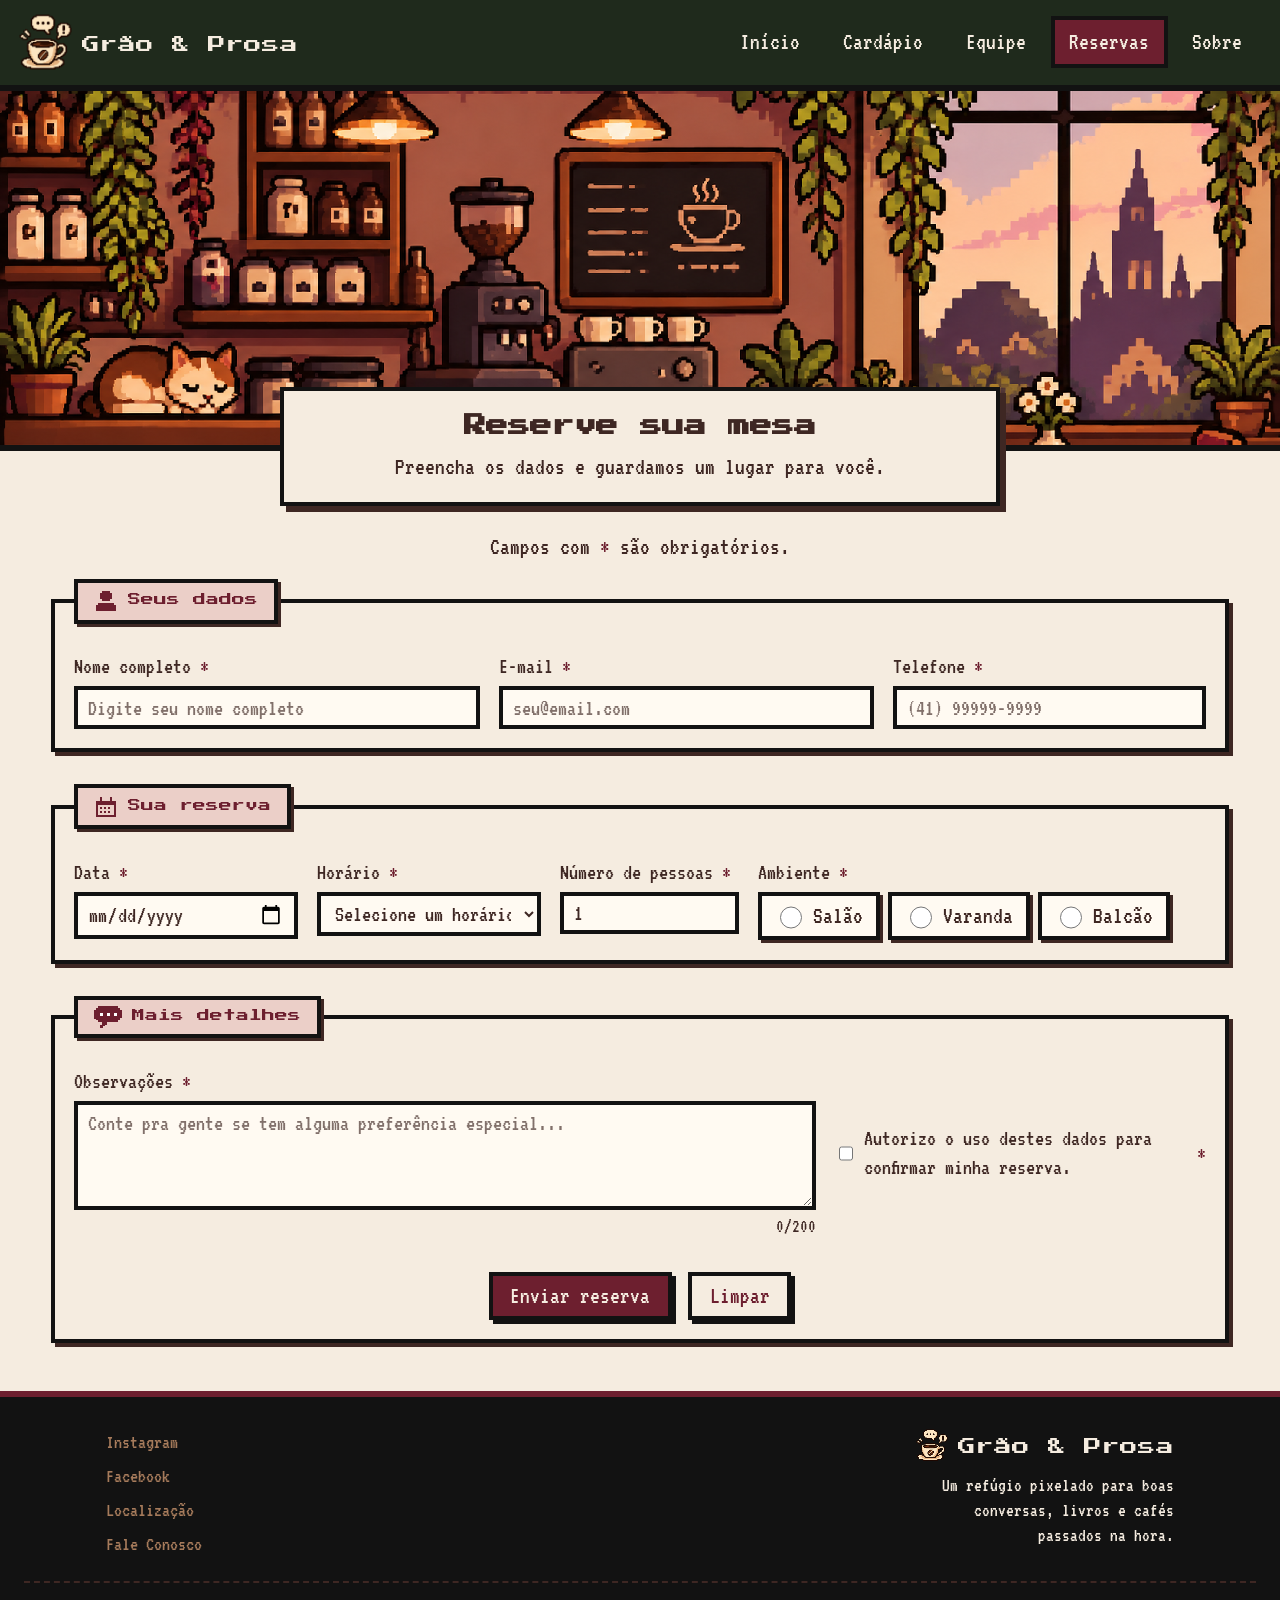
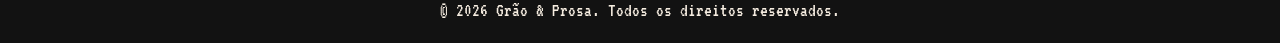
<file: graoeprosa/form.html>
<!DOCTYPE html>
<html lang="pt-BR">
<head>
    <meta charset="UTF-8">
    <meta name="viewport" content="width=device-width, initial-scale=1.0">
    <title>Grão &amp; Prosa | Reservas</title>
    <link rel="stylesheet" href="css/estilo.css">
    <link rel="stylesheet" href="css/form.css">
    <script src="js/menu.js" defer></script>
    <script src="js/validacao.js" defer></script>
    <script src="js/form.js" defer></script>
</head>
<body>
    <header class="topo">
        <a class="logo" href="index.html">
            <img src="img/logo.png" alt="" width="53" height="56">
            <span>Grão &amp; Prosa</span>
        </a>
        <button id="btn-menu" class="btn-menu" type="button"
                aria-label="Abrir menu" aria-expanded="false" aria-controls="menu">☰</button>

        <nav id="menu" class="menu" aria-label="Menu principal">
            <ul>
                <li><a href="index.html">Início</a></li>
                <li><a href="cardapio.html">Cardápio</a></li>
                <li><a href="equipe.html">Equipe</a></li>
                <li><a href="form.html" aria-current="page">Reservas</a></li>
                <li><a href="about.html">Sobre</a></li>
            </ul>
        </nav>
    </header>
    
    <main>
         <section class="hero">
             <img class="banner" src="img/local/balcao.png" alt="">
              <div class="titulo-pagina caixa">
                 <h1>Reserve sua mesa</h1>
                 <p>Preencha os dados e guardamos um lugar para você.</p>
                </div>
            </section>
             <p class="aviso-obrigatorio">Campos com <span class="obrigatorio" aria-hidden="true">*</span> são obrigatórios.</p>
             <form class="formulario" id="form-reserva" action="formAction.html" method="get" novalidate>
                <input type="hidden" name="tipo" value="reserva">
                <fieldset class="bloco-dados">
                    <legend class="icone-pessoa">Seus dados</legend>
                    <div class="campo">
                        <label for="nome">Nome completo <span class="obrigatorio" aria-hidden="true">*</span></label>
                        <input type="text" id="nome" name="nome" required minlength="3"
                        pattern="[A-Za-zÀ-ÿ ]{3,}" autocomplete="name"
                        placeholder="Digite seu nome completo"
                        aria-describedby="erro-nome">
                        <p class="erro" id="erro-nome"></p>
                    </div>
                    <div class="campo">
                        <label for="email">E-mail <span class="obrigatorio" aria-hidden="true">*</span></label>
                        <input type="email" id="email" name="email" required autocomplete="email"
                        placeholder="seu@email.com"
                        aria-describedby="erro-email">
                        <p class="erro" id="erro-email"></p>
                    </div>

                    <div class="campo">
                        <label for="telefone">Telefone <span class="obrigatorio" aria-hidden="true">*</span></label>
                        <input type="tel" id="telefone" name="telefone" required autocomplete="tel"
                        pattern="\(\d{2}\) \d{5}-\d{4}"
                        title="Use o formato (41) 99999-9999"
                        placeholder="(41) 99999-9999"
                        aria-describedby="erro-telefone">
                    <p class="erro" id="erro-telefone"></p>
                </div>
            </fieldset>
            <fieldset class="bloco-reserva">
                  <legend class="icone-calendario">Sua reserva</legend>
                <div class="campo">
                    <label for="data">Data <span class="obrigatorio" aria-hidden="true">*</span></label>
                    <input type="date" id="data" name="data" required aria-describedby="erro-data">
                    <p class="erro" id="erro-data"></p>
                </div>
                <div class="campo">
                    <label for="horario">Horário <span class="obrigatorio" aria-hidden="true">*</span></label>
                    <select id="horario" name="horario" required aria-describedby="erro-horario">
                        <option value="">Selecione um horário</option>
                    </select>
                    <p class="erro" id="erro-horario"></p>
                </div>
                <div class="campo">
                    <label for="pessoas">Número de pessoas <span class="obrigatorio" aria-hidden="true">*</span></label>
                    <input type="number" id="pessoas" name="pessoas" required min="1" max="10" value="1"
                     aria-describedby="erro-pessoas">
                     <p class="erro" id="erro-pessoas"></p>
                    </div>
                    <fieldset class="grupo-ambiente">
                        <legend>Ambiente <span class="obrigatorio" aria-hidden="true">*</span></legend>
                        <label class="opcao"><input type="radio" name="ambiente" value="salao" required> Salão</label>
                        <label class="opcao"><input type="radio" name="ambiente" value="varanda"> Varanda</label>
                        <label class="opcao"><input type="radio" name="ambiente" value="balcao"> Balcão</label>
                        <p class="erro" id="erro-ambiente"></p>
                    </fieldset>
                </fieldset>
                
                <fieldset class="bloco-detalhes">
                    <legend class="icone-balao">Mais detalhes</legend>
                    <div class="campo">
                        <label for="observacoes">Observações <span class="obrigatorio" aria-hidden="true">*</span></label>
                        <textarea id="observacoes" name="observacoes" rows="4" required
                        minlength="10" maxlength="200"
                        placeholder="Conte pra gente se tem alguma preferência especial..."
                        aria-describedby="erro-observacoes"></textarea>
                        <p class="contador" id="contador">0/200</p>
                        <p class="erro" id="erro-observacoes"></p>
                    </div>
                    <div class="campo">
                        <label class="opcao">
                            <input type="checkbox" id="aceite" name="aceite" value="sim" required aria-describedby="erro-aceite">
                            Autorizo o uso destes dados para confirmar minha reserva.
                            <span class="obrigatorio" aria-hidden="true">*</span>
                        </label>
                        <p class="erro" id="erro-aceite"></p>
                    </div>
                    <div class="acoes">
                        <button class="botao" type="submit">Enviar reserva</button>
                        <button class="botao botao-secundario" type="reset">Limpar</button>
                    </div>
            </fieldset>
        </form>
    </main>

    <footer class="rodape">
    <div class="rodape-grade">
        <!-- Coluna da Esquerda: Links empilhados -->
        <div class="rodape-links">
            <a href="#instagram" aria-label="Instagram">Instagram</a>
            <a href="#facebook" aria-label="Facebook">Facebook</a>
            <a href="#localizacao" aria-label="Localização">Localização</a>
            <a href="#contato" aria-label="Fale Conosco">Fale Conosco</a>
        </div>

        <!-- Centro: Deixado limpo / vazio de propósito -->
        <div class="rodape-centro-vazio"></div>

        <!-- Coluna da Direita: Símbolo em cima e texto embaixo -->
        <div class="rodape-direita">
            <a href="index.html" class="logo">
                <img src="img/logo.png" alt="Ícone Grão & Prosa" width="32" height="32">
                <span>Grão & Prosa</span>
            </a>
            <p>Um refúgio pixelado para boas conversas, livros e cafés passados na hora.</p>
        </div>
    </div>

    <!-- Base Centralizada com a linha tracejada (trilhadinho) em cima -->
    <div class="rodape-copyright">
        <p>© 2026 Grão & Prosa. Todos os direitos reservados.</p>
    </div>
</footer>
</body>
</html>
</file>
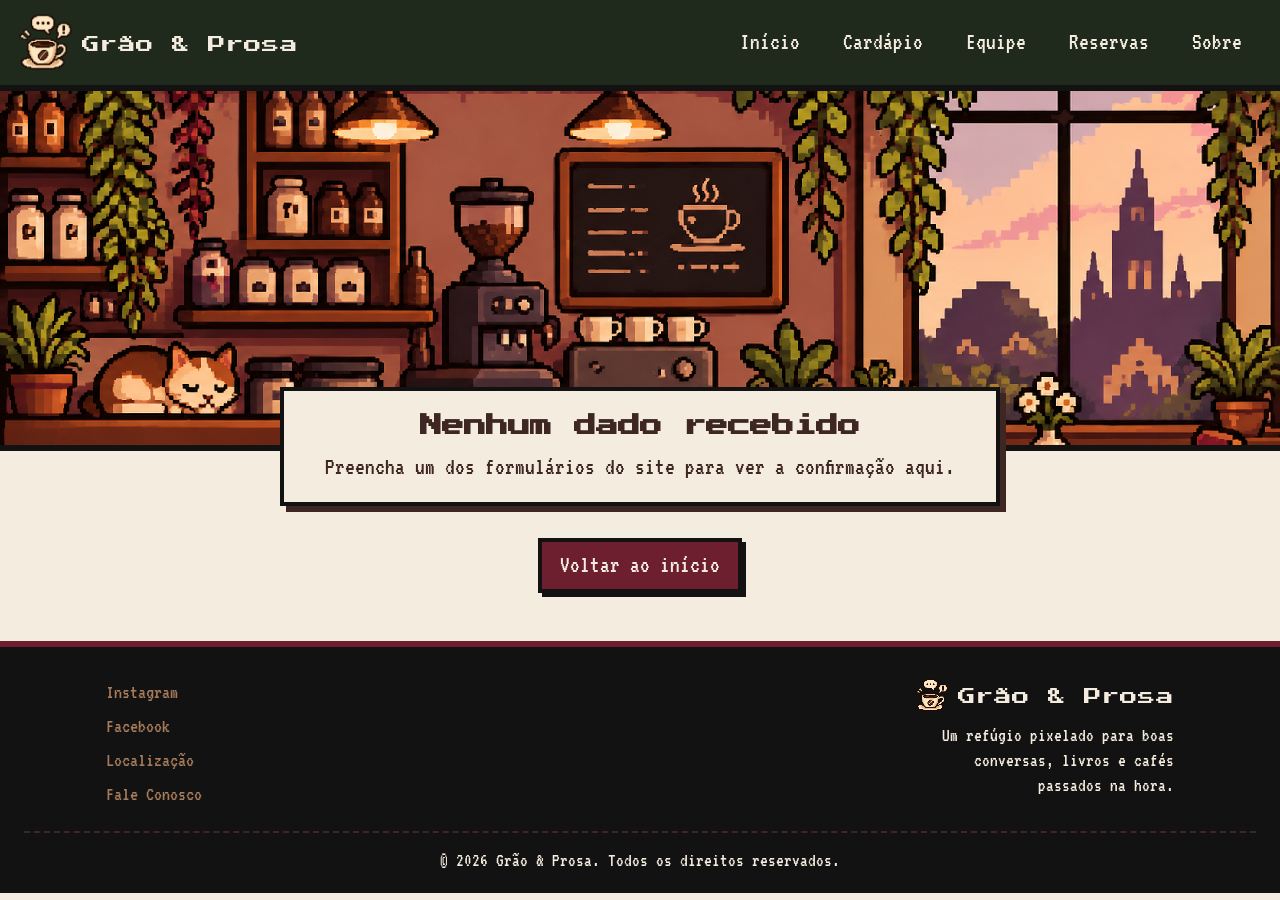
<file: graoeprosa/formAction.html>
<!DOCTYPE html>
<html lang="pt-BR">
<head>
    <meta charset="UTF-8">
    <meta name="viewport" content="width=device-width, initial-scale=1.0">
    <title>Grão &amp; Prosa | Reserva recebida</title>
    <link rel="stylesheet" href="css/estilo.css">
    <link rel="stylesheet" href="css/formAction.css">
    <script src="js/menu.js" defer></script>
    <script src="js/formAction.js" defer></script>
</head>
<body>
    <header class="topo">
        <a class="logo" href="index.html">
            <img src="img/logo.png" alt="" width="53" height="56">
            <span>Grão &amp; Prosa</span>
        </a>
        <button id="btn-menu" class="btn-menu" type="button"
                aria-label="Abrir menu" aria-expanded="false" aria-controls="menu">☰</button>

        <nav id="menu" class="menu" aria-label="Menu principal">
            <ul>
                <li><a href="index.html">Início</a></li>
                <li><a href="cardapio.html">Cardápio</a></li>
                <li><a href="equipe.html">Equipe</a></li>
                <li><a href="form.html">Reservas</a></li>
                <li><a href="about.html">Sobre</a></li>
            </ul>
        </nav>
    </header>
    <main>
        <section class="hero">
            <img class="banner" src="img/local/balcao.png" alt="">
            <div class="titulo-pagina caixa">
                <h1 id="titulo-resultado">Confirmação</h1>
                <p id="mensagem-resultado"></p>
        </div>
    </section>

    <section class="resumo caixa" id="caixa-resumo" hidden>
        <h2>Resumo</h2>
        <dl id="lista-resumo"></dl>
    </section>

    <div class="acoes-pagina">
        <a class="botao" href="index.html">Voltar ao início</a>
    </div>
</main>

<footer class="rodape">
    <div class="rodape-grade">
        <!-- Coluna da Esquerda: Links empilhados -->
        <div class="rodape-links">
            <a href="#instagram" aria-label="Instagram">Instagram</a>
            <a href="#facebook" aria-label="Facebook">Facebook</a>
            <a href="#localizacao" aria-label="Localização">Localização</a>
            <a href="#contato" aria-label="Fale Conosco">Fale Conosco</a>
        </div>

        <!-- Centro: Deixado limpo / vazio de propósito -->
        <div class="rodape-centro-vazio"></div>

        <!-- Coluna da Direita: Símbolo em cima e texto embaixo -->
        <div class="rodape-direita">
            <a href="index.html" class="logo">
                <img src="img/logo.png" alt="Ícone Grão & Prosa" width="32" height="32">
                <span>Grão & Prosa</span>
            </a>
            <p>Um refúgio pixelado para boas conversas, livros e cafés passados na hora.</p>
        </div>
    </div>

    <!-- Base Centralizada com a linha tracejada (trilhadinho) em cima -->
    <div class="rodape-copyright">
        <p>© 2026 Grão & Prosa. Todos os direitos reservados.</p>
    </div>
</footer>
</body>
</html>
</file>
<file: css/estilo.css>
/* 1. Fontes locais */
@font-face {
    font-family: "PressStart";
    src: url("../fonts/PressStart2P-Regular.ttf") format("truetype");
    font-display: swap;
}

@font-face {
    font-family: "VT323";
    src: url("../fonts/VT323-Regular.ttf") format("truetype");
    font-display: swap;
}

/* 2. Variáveis: paleta e fontes num lugar só */
:root {
    --marrom-escuro: #3E2723;
    --marrom-claro: #A67B5B;
    --bege: #F5ECE0;
    --vinho: #6D1F2F;
    --verde-musgo: #1F2A1C;
    --preto: #121212;
    --rose: #EBCFC8;
    --campo: #FFFAF2;

    --fonte-titulo: "PressStart", "Courier New", monospace;
    --fonte-texto: "VT323", "Courier New", monospace;
}

/* 3. Base */
*, *::before, *::after {
    box-sizing: border-box;
}

body {
    margin: 0;
    background: var(--bege);
    color: var(--marrom-escuro);
    font-family: var(--fonte-texto);
    font-size: 1.5rem;
    line-height: 1.3;
}

h1, h2, h3 {
    font-family: var(--fonte-titulo);
    line-height: 1.5;
}

h1 {
    font-size: 1.4rem;
}

h2 {
    font-size: 1rem;
}

.top-bar{
    width: 100%;
    height: 20px;
    background-color: #3E2723;
}

.acoes {
    display: flex;
    align-items: center;
    gap: 1rem;
   /* margin-left: 1rem; */
    transform: translateX(395px);

}

.acoes a {
    color: var(--bege);
    font-size: 1.8rem;
    text-decoration: none;
}

.acoes a:hover,
.acoes a:focus-visible {
    color: var(--marrom-claro);
}

/* 4. Cabeçalho e menu */
.topo {
    display: flex;
    flex-wrap: wrap;
    align-items: center;
    position: relative;
    gap: 1rem;
    padding: 0.9rem 1.2rem;
    background: var(--verde-musgo);
    border-bottom: 6px solid var(--preto);
}

.logo {
    display: flex;
    align-items: center;
    gap: 0.6rem;
    font-family: var(--fonte-titulo);
    font-size: 1.1rem;
    color: var(--bege);
    text-decoration: none;
}

.logo span {
    line-height: 1;
    position: relative;
    top: 2px;
}

.menu ul {
    display: flex;
    gap: 0.4rem;
    margin: 0;
    padding: 0;
    list-style: none;
}

.menu a {
    display: block;
    font-family: var(--fonte-texto);
    font-size: 1.5rem;
    color: var(--bege);
    text-decoration: none;
    padding: 0.4rem 0.9rem;
    border: 4px solid transparent;
}

.menu {
    transform: translateX(150px);

}

.menu a:hover,
.menu a:focus-visible {
    border-color: var(--marrom-claro);
}

.menu a[aria-current="page"] {
    background: var(--vinho);
    border-color: var(--preto);
}

/* 5. Banner e caixa de título */
.hero {
    position: relative;
}

.banner {
    display: block;
    width: 100%;
    height: 360px;
    object-fit: cover;
    image-rendering: pixelated;
    border-bottom: 6px solid var(--preto);
}

.titulo-pagina {
    position: relative;
    width: 90%;
    max-width: 720px;
    margin: -4rem auto 0;
    text-align: center;
}

.titulo-pagina h1 {
    margin: 0 0 0.5rem;
}

.titulo-pagina p {
    margin: 0;
}

/* 6. Componentes reutilizáveis: caixa e botões */
.caixa {
    background: var(--bege);
    border: 4px solid var(--preto);
    box-shadow: 6px 6px 0 var(--marrom-escuro);
    padding: 1.2rem;
}

.botao {
    display: inline-block;
    font-family: var(--fonte-texto);
    font-size: 1.5rem;
    color: var(--bege);
    text-decoration: none;
    background: var(--vinho);
    border: 4px solid var(--preto);
    box-shadow: 4px 4px 0 var(--preto);
    padding: 0.5rem 1.1rem;
    cursor: pointer;
}

.botao:hover,
.botao:focus-visible {
    background: var(--marrom-escuro);
}

.botao:active {
    transform: translate(4px, 4px);
    box-shadow: none;
}

.botao-secundario {
    color: var(--vinho);
    background: var(--bege);
}

.botao-secundario:hover,
.botao-secundario:focus-visible {
    background: var(--rose);
}

/* 7. Rodapé */
.rodape {
    margin-top: 2rem;
    padding: 1.2rem;
    background: var(--preto);
    color: var(--bege);
    text-align: center;
    border-top: 6px solid var(--vinho);
}

.rodape p {
    margin: 0;
}

/* 8. Menu de celular (por último: precisa vencer as regras do menu acima) */
.btn-menu {
    display: none;
    font-family: var(--fonte-titulo);
    font-size: 1.1rem;
    color: var(--bege);
    background: var(--vinho);
    border: 4px solid var(--preto);
    padding: 0.4rem 0.7rem;
    cursor: pointer;
    
}

@media (max-width: 760px) {
    .menu,
    .acoes {
        transform: none;
    }

    .topo {
        display: flex;
        flex-wrap: wrap;
        align-items: center;
        gap: 0.6rem;
        padding: 0.75rem 0.8rem;
    }

    /* --- MENU FECHADO (padrão no celular) --- */
    /* 1º: Logo na esquerda */
    .topo > .logo {
        display: flex;
        align-items: center;
        order: 1;
        width: auto;
        margin: 0;
        padding: 0;
        gap: 0.4rem;
        font-size: 0.85rem;
    }

    .topo > .logo img {
        width: 36px;
        height: 38px;
    }

    /* 2º: Ícones logo ao lado da logo */
    .topo > .acoes {
        display: flex;
        flex-direction: row-reverse;
        align-items: center;
        order: 2;
        width: auto;
        margin-left: auto;
        padding: 0;
        gap: 0.65rem;
    }

    /* 3º: Botão hambúrguer empurrado para a direita */
    .topo > .btn-menu {
        display: block;
        order: 3;
        margin-left: 0.5rem;
    }

    /* Links escondidos quando fechado */
    .topo > .menu {
        display: none;
        order: 4;
        width: 100%;
    }

    /* --- MENU ABERTO --- */
    /* 1º: Links das páginas à esquerda */
    .topo:has(.menu.aberto) > .menu {
        display: block;
        order: 1;
        width: 100%;
        padding-left: 0;
    }

    .topo:has(.menu.aberto) > .menu ul {
        display: flex;
        flex-direction: column;
        align-items: center;
        gap: 0.35rem;
    }

    .topo:has(.menu.aberto) > .menu a {
        text-align:center;
        padding: 0.4rem 0.9rem;
    }

    /* 2º: Os dois ícones na mesma linha, abaixo dos links */
    .topo:has(.menu.aberto) > .acoes {
        display: flex;
        flex-direction: row;
        justify-content: center;
        align-items: center;
        order: 2;
        width: 100%;
        margin: 0.4rem 0 0 0;
        padding-left: 0;
        gap: 1.2rem;
    }

    /* 3º: Logo logo embaixo dos ícones, à esquerda */
    .topo:has(.menu.aberto) > .logo {
        display: flex;
        align-items: center;
        order: 3;
        width: auto;
        margin-right: auto;
        padding-left: 0.5rem;
        margin-top: 0.4rem;
    }

    /* 4º: Botão hambúrguer no canto inferior direito do menu aberto */
    .topo:has(.menu.aberto) > .btn-menu {
        order: 4;
        margin-left: auto;
    }
}

/* Campos */
.campo {
    display: flex;
    flex-direction: column;
    gap: 0.3rem;
}

.campo > label {
    font-size: 1.4rem;
}

.campo > input,
.campo > select,
.campo > textarea {
    width: 100%;
    padding: 0.4rem 0.6rem;
    font-family: var(--fonte-texto);
    font-size: 1.4rem;
    color: var(--marrom-escuro);
    background: var(--campo);
    border: 4px solid var(--preto);
}

.campo > input:focus,
.campo > select:focus,
.campo > textarea:focus {
    border-color: var(--vinho);
    outline: 4px solid var(--marrom-claro);
    outline-offset: 2px;
}

.campo > textarea {
    resize: vertical;
}

::placeholder {
    color: var(--marrom-escuro);
    opacity: 0.65;
}

.contador {
    margin: 0;
    font-size: 1.2rem;
    text-align: right;
}

.erro {
    margin: 0;
    font-size: 1.2rem;
    color: var(--vinho);
}

.erro:empty {
    display: none;
}

.obrigatorio {
    color: var(--vinho);
}

.aviso-obrigatorio {
    margin: 1.6rem 0 1rem;
    text-align: center;
}


.rodape {
    margin-top: 3rem;
    padding: 2rem 1.5rem 1.2rem;
    background: var(--preto);
    color: var(--bege);
    border-top: 6px solid var(--vinho);
}

.rodape-grade {
    display: flex;
    justify-content: space-between; /* Joga um bloco na extrema esquerda e o outro na extrema direita */
    align-items: flex-start;
    max-width: 1100px;
    margin: 0 auto 1.5rem;
    padding: 0 1rem; /* Garante um respiro nas bordas extremas da página */
}

/* Esquerda: Links empilhados */
.rodape-links {
    display: flex;
    flex-direction: column;
    align-items: flex-start;
    gap: 0.5rem;
}

.rodape-links a {
    color: var(--marrom-claro);
    font-family: var(--fonte-texto);
    font-size: 1.25rem;
    text-decoration: none;
    transition: color 0.2s, transform 0.1s;
}

.rodape-links a:hover,
.rodape-links a:focus-visible {
    color: var(--bege);
    transform: translateX(4px);
}

/* Direita: Logo e texto alinhados à direita da página */
.rodape-direita {
    display: flex;
    flex-direction: column;
    align-items: flex-end; /* Joga a logo e o texto colados na margem direita */
    text-align: right;
    gap: 0.8rem;
}

.rodape-direita .logo {
    display: flex;
    align-items: center;
    gap: 0.6rem;
    text-decoration: none;
    color: var(--bege);
}

.rodape-direita img {
    image-rendering: pixelated;
}

.rodape-direita p {
    margin: 0;
    font-size: 1.2rem;
    line-height: 1.3;
    max-width: 260px;
    color: var(--bege);
}

/* Base: Linha tracejada (trilhadinho) e direitos centralizados */
.rodape-copyright {
    border-top: 2px dashed var(--marrom-escuro);
    padding-top: 1rem;
    text-align: center;
}

.rodape-copyright p {
    margin: 0;
    font-size: 1.2rem;
    color: var(--bege);
}

/* Responsividade para celulares */
@media (max-width: 760px) {
    .rodape-grade {
        flex-direction: column;
        align-items: center;
        text-align: center;
        gap: 2rem;
    }

    .rodape-links {
        align-items: center;
    }

    .rodape-direita {
        align-items: center;
        text-align: center;
    }

    .rodape-direita p {
        margin: 0 auto;
    }
}
</file>
<file: css/index.css>
/* Caixa de boas-vindas sobre o banner */
.boas-vindas {
    position: relative;
    display: flex;
    flex-wrap: wrap;
    align-items: center;
    justify-content: space-between;
    gap: 1rem;
    width: 90%;
    max-width: 800px;
    margin: -3.5rem auto 0;
}

.boas-vindas h1 {
    margin: 0 0 0.5rem;
}

.boas-vindas p {
    margin: 0;
}

/* Cartões de destaque */
.destaques {
    display: grid;
    grid-template-columns: repeat(auto-fit, minmax(240px, 1fr));
    gap: 1.5rem;
    max-width: 1000px;
    margin: 2.5rem auto;
    padding: 0 1.2rem;
}



.cartao {
    text-align: center;
    position: relative;
    transition: transform 0.2s ease;
}

.cartao.destacado {
     z-index: 2;
    transform: translateY(-8px) scale(1.03);

}

.cartao p {
    margin: 0 0 1rem;
}

/* Seção de avaliações */
.secao-avaliacoes-auto {
    max-width: 1100px;
    margin: 50px auto;
    padding: 0 1rem;
    text-align: center;
}

.cabecalho-avaliacoes {
    max-width: 750px;
    margin: 0 auto 30px;
    line-height: 1.5;
}

/* Carrossel automático (só CSS) */
.carrossel-simples {
    overflow: hidden;
    padding: 15px 0;
}

.trilho-infinito {
    display: flex;
    gap: 20px;
    width: max-content;
    animation: rolarCards 34s linear infinite;
}

.trilho-infinito:hover {
    animation-play-state: paused;
}

@keyframes rolarCards {
    from { transform: translateX(0); }
    to   { transform: translateX(-50%); }
}

/* quem prefere menos movimento no sistema vê os cards parados, com rolagem manual */
@media (prefers-reduced-motion: reduce) {
    .trilho-infinito { animation: none; }
    .carrossel-simples { overflow-x: auto; }
}

/* Card de avaliação */
.card-avaliacao-medio {
    flex-shrink: 0;
    display: flex;
    flex-direction: column;
    width: 310px;
    min-height: 260px;
    padding: 20px;
    text-align: left;
    background: var(--bege);
    border: 4px solid var(--preto);
    box-shadow: 4px 4px 0 var(--marrom-escuro);
}

.card-topo {
    display: flex;
    align-items: center;
    gap: 15px;
    margin-bottom: 10px;
}

.avatar-cliente {
    width: 50px;
    height: 50px;
    object-fit: cover;
    border-radius: 50%;
    border: 2px solid var(--preto);
}

.info-principal h3 {
    margin: 0 0 3px;
    font-size: 1rem;
}

.estrelas {
    font-size: 0.9rem;
    letter-spacing: 2px;
    color: #d48c1c;
}

.data-avaliacao {
    margin-bottom: 10px;
    font-size: 0.9rem;
    opacity: 0.75;
}

.texto-comentario {
    margin: 0;
    font-size: 1.2rem;
    line-height: 1.3;
}

/* Formulário de avaliação sobre a foto */
.secao-formulario-banner {
    display: flex;
    justify-content: center;
    max-width: 1100px;
    margin: 50px auto;
    padding: 60px 20px;
    background: url("../img/cafe.png") center / cover;
    border: 4px solid var(--preto);
    box-shadow: 6px 6px 0 var(--marrom-escuro);
}

.form-avaliacao {
    display: flex;
    flex-direction: column;
    gap: 14px;
    width: 100%;
    max-width: 450px;
    padding: 30px;
    background: var(--bege);
    border: 4px solid var(--preto);
    box-shadow: 6px 6px 0 var(--marrom-escuro);
}

.form-avaliacao h2 {
    margin: 0;
    text-align: center;
}

/* Estrelas de escolha (1 a 5) */
.estrelas-grupo {
    min-width: 0;
    margin: 0;
    padding: 0;
    border: none;
}

.estrelas-grupo legend {
    margin-bottom: 5px;
    padding: 0;
    font-size: 1.4rem;
}

.estrelas-escolha {
    position: relative;
    display: flex;
    flex-direction: row-reverse;   /* no HTML a ordem é 5,4,3,2,1; na tela aparece 1,2,3,4,5 */
    justify-content: flex-end;
    width: fit-content;
}

.estrelas-escolha input {
    position: absolute;
    width: 1px;
    height: 1px;
    opacity: 0;                    /* escondido, mas ainda funciona com teclado e validação */
}

.estrelas-escolha label {
    padding: 0 3px;
    font-size: 2rem;
    line-height: 1;
    color: var(--marrom-claro);    /* estrela vazia */
    cursor: pointer;
}

/* acende a estrela marcada e todas à esquerda dela (as de nota menor) */
.estrelas-escolha input:checked ~ label,
.estrelas-escolha label:hover,
.estrelas-escolha label:hover ~ label {
    color: var(--vinho);
}

.estrelas-escolha input:focus-visible + label {
    outline: 3px solid var(--marrom-claro);
}

.rodape {
    margin-top: 3rem;
    padding: 2rem 1.5rem 1.2rem;
    background: var(--preto);
    color: var(--bege);
    border-top: 6px solid var(--vinho);
}

.rodape-grade {
    display: flex;
    justify-content: space-between; /* Joga um bloco na extrema esquerda e o outro na extrema direita */
    align-items: flex-start;
    max-width: 1100px;
    margin: 0 auto 1.5rem;
    padding: 0 1rem; /* Garante um respiro nas bordas extremas da página */
}

/* Esquerda: Links empilhados */
.rodape-links {
    display: flex;
    flex-direction: column;
    align-items: flex-start;
    gap: 0.5rem;
}

.rodape-links a {
    color: var(--marrom-claro);
    font-family: var(--fonte-texto);
    font-size: 1.25rem;
    text-decoration: none;
    transition: color 0.2s, transform 0.1s;
}

.rodape-links a:hover,
.rodape-links a:focus-visible {
    color: var(--bege);
    transform: translateX(4px);
}

/* Direita: Logo e texto alinhados à direita da página */
.rodape-direita {
    display: flex;
    flex-direction: column;
    align-items: flex-end; /* Joga a logo e o texto colados na margem direita */
    text-align: right;
    gap: 0.8rem;
}

.rodape-direita .logo {
    display: flex;
    align-items: center;
    gap: 0.6rem;
    text-decoration: none;
    color: var(--bege);
}

.rodape-direita img {
    image-rendering: pixelated;
}

.rodape-direita p {
    margin: 0;
    font-size: 1.2rem;
    line-height: 1.3;
    max-width: 260px;
    color: var(--bege);
}

/* Base: Linha tracejada (trilhadinho) e direitos centralizados */
.rodape-copyright {
    border-top: 2px dashed var(--marrom-escuro);
    padding-top: 1rem;
    text-align: center;
}

.rodape-copyright p {
    margin: 0;
    font-size: 1.2rem;
    color: var(--bege);
}

/* Responsividade para celulares */
@media (max-width: 760px) {
    .rodape-grade {
        flex-direction: column;
        align-items: center;
        text-align: center;
        gap: 2rem;
    }

    .rodape-links {
        align-items: center;
    }

    .rodape-direita {
        align-items: center;
        text-align: center;
    }

    .rodape-direita p {
        margin: 0 auto;
    }
}

@media (prefers-reduced-motion: reduce) {
    .cartao {
        transition: none;
    }
}
</file>
<file: graoeprosa/css/estilo.css>
/* 1. Fontes locais */
@font-face {
    font-family: "PressStart";
    src: url("../fonts/PressStart2P-Regular.ttf") format("truetype");
    font-display: swap;
}

@font-face {
    font-family: "VT323";
    src: url("../fonts/VT323-Regular.ttf") format("truetype");
    font-display: swap;
}

/* 2. Variáveis: paleta e fontes num lugar só */
:root {
    --marrom-escuro: #3E2723;
    --marrom-claro: #A67B5B;
    --bege: #F5ECE0;
    --vinho: #6D1F2F;
    --verde-musgo: #1F2A1C;
    --preto: #121212;
    --rose: #EBCFC8;
    --campo: #FFFAF2;

    --fonte-titulo: "PressStart", "Courier New", monospace;
    --fonte-texto: "VT323", "Courier New", monospace;
}

/* 3. Base */
*, *::before, *::after {
    box-sizing: border-box;
}

body {
    margin: 0;
    background: var(--bege);
    color: var(--marrom-escuro);
    font-family: var(--fonte-texto);
    font-size: 1.5rem;
    line-height: 1.3;
}

h1, h2, h3 {
    font-family: var(--fonte-titulo);
    line-height: 1.5;
}

h1 {
    font-size: 1.4rem;
}

h2 {
    font-size: 1rem;
}

/* 4. Cabeçalho e menu */
.topo {
    display: flex;
    flex-wrap: wrap;
    align-items: center;
    justify-content: space-between;
    gap: 1rem;
    padding: 0.9rem 1.2rem;
    background: var(--verde-musgo);
    border-bottom: 6px solid var(--preto);
}

.logo {
    display: flex;
    align-items: center;
    gap: 0.6rem;
    font-family: var(--fonte-titulo);
    font-size: 1.1rem;
    color: var(--bege);
    text-decoration: none;
}

.logo span {
    line-height: 1;
    position: relative;
    top: 2px;
}

.menu ul {
    display: flex;
    gap: 0.4rem;
    margin: 0;
    padding: 0;
    list-style: none;
}

.menu a {
    display: block;
    font-family: var(--fonte-texto);
    font-size: 1.5rem;
    color: var(--bege);
    text-decoration: none;
    padding: 0.4rem 0.9rem;
    border: 4px solid transparent;
}

.menu a:hover,
.menu a:focus-visible {
    border-color: var(--marrom-claro);
}

.menu a[aria-current="page"] {
    background: var(--vinho);
    border-color: var(--preto);
}

/* 5. Banner e caixa de título */
.hero {
    position: relative;
}

.banner {
    display: block;
    width: 100%;
    height: 360px;
    object-fit: cover;
    image-rendering: pixelated;
    border-bottom: 6px solid var(--preto);
}

.titulo-pagina {
    position: relative;
    width: 90%;
    max-width: 720px;
    margin: -4rem auto 0;
    text-align: center;
}

.titulo-pagina h1 {
    margin: 0 0 0.5rem;
}

.titulo-pagina p {
    margin: 0;
}

/* 6. Componentes reutilizáveis: caixa e botões */
.caixa {
    background: var(--bege);
    border: 4px solid var(--preto);
    box-shadow: 6px 6px 0 var(--marrom-escuro);
    padding: 1.2rem;
}

.botao {
    display: inline-block;
    font-family: var(--fonte-texto);
    font-size: 1.5rem;
    color: var(--bege);
    text-decoration: none;
    background: var(--vinho);
    border: 4px solid var(--preto);
    box-shadow: 4px 4px 0 var(--preto);
    padding: 0.5rem 1.1rem;
    cursor: pointer;
}

.botao:hover,
.botao:focus-visible {
    background: var(--marrom-escuro);
}

.botao:active {
    transform: translate(4px, 4px);
    box-shadow: none;
}

.botao-secundario {
    color: var(--vinho);
    background: var(--bege);
}

.botao-secundario:hover,
.botao-secundario:focus-visible {
    background: var(--rose);
}

/* 7. Rodapé */
.rodape {
    margin-top: 2rem;
    padding: 1.2rem;
    background: var(--preto);
    color: var(--bege);
    text-align: center;
    border-top: 6px solid var(--vinho);
}

.rodape p {
    margin: 0;
}

/* 8. Menu de celular (por último: precisa vencer as regras do menu acima) */
.btn-menu {
    display: none;
    font-family: var(--fonte-titulo);
    font-size: 1.1rem;
    color: var(--bege);
    background: var(--vinho);
    border: 4px solid var(--preto);
    padding: 0.4rem 0.7rem;
    cursor: pointer;
}

@media (max-width: 760px) {
    .btn-menu {
        display: block;
    }

    .menu {
        display: none;
        width: 100%;
    }

    .menu.aberto {
        display: block;
    }

    .menu ul {
        flex-direction: column;
    }
}

/* Campos */
.campo {
    display: flex;
    flex-direction: column;
    gap: 0.3rem;
}

.campo > label {
    font-size: 1.4rem;
}

.campo > input,
.campo > select,
.campo > textarea {
    width: 100%;
    padding: 0.4rem 0.6rem;
    font-family: var(--fonte-texto);
    font-size: 1.4rem;
    color: var(--marrom-escuro);
    background: var(--campo);
    border: 4px solid var(--preto);
}

.campo > input:focus,
.campo > select:focus,
.campo > textarea:focus {
    border-color: var(--vinho);
    outline: 4px solid var(--marrom-claro);
    outline-offset: 2px;
}

.campo > textarea {
    resize: vertical;
}

::placeholder {
    color: var(--marrom-escuro);
    opacity: 0.65;
}

.contador {
    margin: 0;
    font-size: 1.2rem;
    text-align: right;
}

.erro {
    margin: 0;
    font-size: 1.2rem;
    color: var(--vinho);
}

.erro:empty {
    display: none;
}

.obrigatorio {
    color: var(--vinho);
}

.aviso-obrigatorio {
    margin: 1.6rem 0 1rem;
    text-align: center;
}


.rodape {
    margin-top: 3rem;
    padding: 2rem 1.5rem 1.2rem;
    background: var(--preto);
    color: var(--bege);
    border-top: 6px solid var(--vinho);
}

.rodape-grade {
    display: flex;
    justify-content: space-between; /* Joga um bloco na extrema esquerda e o outro na extrema direita */
    align-items: flex-start;
    max-width: 1100px;
    margin: 0 auto 1.5rem;
    padding: 0 1rem; /* Garante um respiro nas bordas extremas da página */
}

/* Esquerda: Links empilhados */
.rodape-links {
    display: flex;
    flex-direction: column;
    align-items: flex-start;
    gap: 0.5rem;
}

.rodape-links a {
    color: var(--marrom-claro);
    font-family: var(--fonte-texto);
    font-size: 1.25rem;
    text-decoration: none;
    transition: color 0.2s, transform 0.1s;
}

.rodape-links a:hover,
.rodape-links a:focus-visible {
    color: var(--bege);
    transform: translateX(4px);
}

/* Direita: Logo e texto alinhados à direita da página */
.rodape-direita {
    display: flex;
    flex-direction: column;
    align-items: flex-end; /* Joga a logo e o texto colados na margem direita */
    text-align: right;
    gap: 0.8rem;
}

.rodape-direita .logo {
    display: flex;
    align-items: center;
    gap: 0.6rem;
    text-decoration: none;
    color: var(--bege);
}

.rodape-direita img {
    image-rendering: pixelated;
}

.rodape-direita p {
    margin: 0;
    font-size: 1.2rem;
    line-height: 1.3;
    max-width: 260px;
    color: var(--bege);
}

/* Base: Linha tracejada (trilhadinho) e direitos centralizados */
.rodape-copyright {
    border-top: 2px dashed var(--marrom-escuro);
    padding-top: 1rem;
    text-align: center;
}

.rodape-copyright p {
    margin: 0;
    font-size: 1.2rem;
    color: var(--bege);
}

/* Responsividade para celulares */
@media (max-width: 760px) {
    .rodape-grade {
        flex-direction: column;
        align-items: center;
        text-align: center;
        gap: 2rem;
    }

    .rodape-links {
        align-items: center;
    }

    .rodape-direita {
        align-items: center;
        text-align: center;
    }

    .rodape-direita p {
        margin: 0 auto;
    }
}
</file>
<file: graoeprosa/css/index.css>
/* Caixa de boas-vindas sobre o banner */
.boas-vindas {
    position: relative;
    display: flex;
    flex-wrap: wrap;
    align-items: center;
    justify-content: space-between;
    gap: 1rem;
    width: 90%;
    max-width: 800px;
    margin: -3.5rem auto 0;
}

.boas-vindas h1 {
    margin: 0 0 0.5rem;
}

.boas-vindas p {
    margin: 0;
}

/* Cartões de destaque */
.destaques {
    display: grid;
    grid-template-columns: repeat(auto-fit, minmax(240px, 1fr));
    gap: 1.5rem;
    max-width: 1000px;
    margin: 2.5rem auto;
    padding: 0 1.2rem;
}



.cartao {
    text-align: center;
    position: relative;
    transition: transform 0.2s ease;
}

.cartao.destacado {
     z-index: 2;
    transform: translateY(-8px) scale(1.03);

}

.cartao p {
    margin: 0 0 1rem;
}

/* Seção de avaliações */
.secao-avaliacoes-auto {
    max-width: 1100px;
    margin: 50px auto;
    padding: 0 1rem;
    text-align: center;
}

.cabecalho-avaliacoes {
    max-width: 750px;
    margin: 0 auto 30px;
    line-height: 1.5;
}

/* Carrossel automático (só CSS) */
.carrossel-simples {
    overflow: hidden;
    padding: 15px 0;
}

.trilho-infinito {
    display: flex;
    gap: 20px;
    width: max-content;
    animation: rolarCards 34s linear infinite;
}

.trilho-infinito:hover {
    animation-play-state: paused;
}

@keyframes rolarCards {
    from { transform: translateX(0); }
    to   { transform: translateX(-50%); }
}

/* quem prefere menos movimento no sistema vê os cards parados, com rolagem manual */
@media (prefers-reduced-motion: reduce) {
    .trilho-infinito { animation: none; }
    .carrossel-simples { overflow-x: auto; }
}

/* Card de avaliação */
.card-avaliacao-medio {
    flex-shrink: 0;
    display: flex;
    flex-direction: column;
    width: 310px;
    min-height: 260px;
    padding: 20px;
    text-align: left;
    background: var(--bege);
    border: 4px solid var(--preto);
    box-shadow: 4px 4px 0 var(--marrom-escuro);
}

.card-topo {
    display: flex;
    align-items: center;
    gap: 15px;
    margin-bottom: 10px;
}

.avatar-cliente {
    width: 50px;
    height: 50px;
    object-fit: cover;
    border-radius: 50%;
    border: 2px solid var(--preto);
}

.info-principal h3 {
    margin: 0 0 3px;
    font-size: 1rem;
}

.estrelas {
    font-size: 0.9rem;
    letter-spacing: 2px;
    color: #d48c1c;
}

.data-avaliacao {
    margin-bottom: 10px;
    font-size: 0.9rem;
    opacity: 0.75;
}

.texto-comentario {
    margin: 0;
    font-size: 1.2rem;
    line-height: 1.3;
}

/* Formulário de avaliação sobre a foto */
.secao-formulario-banner {
    display: flex;
    justify-content: center;
    max-width: 1100px;
    margin: 50px auto;
    padding: 60px 20px;
    background: url("../img/cafe.png") center / cover;
    border: 4px solid var(--preto);
    box-shadow: 6px 6px 0 var(--marrom-escuro);
}

.form-avaliacao {
    display: flex;
    flex-direction: column;
    gap: 14px;
    width: 100%;
    max-width: 450px;
    padding: 30px;
    background: var(--bege);
    border: 4px solid var(--preto);
    box-shadow: 6px 6px 0 var(--marrom-escuro);
}

.form-avaliacao h2 {
    margin: 0;
    text-align: center;
}

/* Estrelas de escolha (1 a 5) */
.estrelas-grupo {
    min-width: 0;
    margin: 0;
    padding: 0;
    border: none;
}

.estrelas-grupo legend {
    margin-bottom: 5px;
    padding: 0;
    font-size: 1.4rem;
}

.estrelas-escolha {
    position: relative;
    display: flex;
    flex-direction: row-reverse;   /* no HTML a ordem é 5,4,3,2,1; na tela aparece 1,2,3,4,5 */
    justify-content: flex-end;
    width: fit-content;
}

.estrelas-escolha input {
    position: absolute;
    width: 1px;
    height: 1px;
    opacity: 0;                    /* escondido, mas ainda funciona com teclado e validação */
}

.estrelas-escolha label {
    padding: 0 3px;
    font-size: 2rem;
    line-height: 1;
    color: var(--marrom-claro);    /* estrela vazia */
    cursor: pointer;
}

/* acende a estrela marcada e todas à esquerda dela (as de nota menor) */
.estrelas-escolha input:checked ~ label,
.estrelas-escolha label:hover,
.estrelas-escolha label:hover ~ label {
    color: var(--vinho);
}

.estrelas-escolha input:focus-visible + label {
    outline: 3px solid var(--marrom-claro);
}

.rodape {
    margin-top: 3rem;
    padding: 2rem 1.5rem 1.2rem;
    background: var(--preto);
    color: var(--bege);
    border-top: 6px solid var(--vinho);
}

.rodape-grade {
    display: flex;
    justify-content: space-between; /* Joga um bloco na extrema esquerda e o outro na extrema direita */
    align-items: flex-start;
    max-width: 1100px;
    margin: 0 auto 1.5rem;
    padding: 0 1rem; /* Garante um respiro nas bordas extremas da página */
}

/* Esquerda: Links empilhados */
.rodape-links {
    display: flex;
    flex-direction: column;
    align-items: flex-start;
    gap: 0.5rem;
}

.rodape-links a {
    color: var(--marrom-claro);
    font-family: var(--fonte-texto);
    font-size: 1.25rem;
    text-decoration: none;
    transition: color 0.2s, transform 0.1s;
}

.rodape-links a:hover,
.rodape-links a:focus-visible {
    color: var(--bege);
    transform: translateX(4px);
}

/* Direita: Logo e texto alinhados à direita da página */
.rodape-direita {
    display: flex;
    flex-direction: column;
    align-items: flex-end; /* Joga a logo e o texto colados na margem direita */
    text-align: right;
    gap: 0.8rem;
}

.rodape-direita .logo {
    display: flex;
    align-items: center;
    gap: 0.6rem;
    text-decoration: none;
    color: var(--bege);
}

.rodape-direita img {
    image-rendering: pixelated;
}

.rodape-direita p {
    margin: 0;
    font-size: 1.2rem;
    line-height: 1.3;
    max-width: 260px;
    color: var(--bege);
}

/* Base: Linha tracejada (trilhadinho) e direitos centralizados */
.rodape-copyright {
    border-top: 2px dashed var(--marrom-escuro);
    padding-top: 1rem;
    text-align: center;
}

.rodape-copyright p {
    margin: 0;
    font-size: 1.2rem;
    color: var(--bege);
}

/* Responsividade para celulares */
@media (max-width: 760px) {
    .rodape-grade {
        flex-direction: column;
        align-items: center;
        text-align: center;
        gap: 2rem;
    }

    .rodape-links {
        align-items: center;
    }

    .rodape-direita {
        align-items: center;
        text-align: center;
    }

    .rodape-direita p {
        margin: 0 auto;
    }
}

@media (prefers-reduced-motion: reduce) {
    .cartao {
        transition: none;
    }
}
</file>
<file: css/about.css>
/* Container Principal da Página Sobre */
.conteudo-sobre {
    max-width: 1000px;
    margin: 30px auto 50px auto;
    padding: 0 25px;
    box-sizing: border-box;
}

/* 1. Parágrafo de introdução logo abaixo da caixa de título */
.introducao-sobre {
    text-align: center;
    max-width: 800px;
    margin: 0 auto 50px auto;
    color: #2b1d14;
    font-size: 1.25rem;
    line-height: 1.65;
}

/* 2. Blocos em Zigue-Zague travados na proporção */
.bloco-ziguezague {
    display: flex;
    align-items: center;
    justify-content: space-between;
    gap: 40px;
    margin-bottom: 55px;
}

/* Inverte a ordem no segundo bloco (Texto na Esquerda, Foto na Direita) */
.bloco-ziguezague.invertido {
    flex-direction: row-reverse;
}

/* Trava cada lado para ocupar exatamente metade sem um empurrar o outro */
.bloco-imagem,
.bloco-texto {
    flex: 1 1 50%;
    max-width: 50%;
    box-sizing: border-box;
}

.bloco-imagem img {
    width: 100%;
    height: 280px;
    object-fit: cover;
    border: 3px solid #1a110b;
    box-shadow: 5px 5px 0px #2b1d14;
    display: block;
}

.bloco-texto h2 {
    color: #6b242c; /* Vinho da identidade visual */
    font-size: 1.55rem;
    margin: 0 0 14px 0;
}

/* Parágrafos grandes e bem alinhados ao lado da foto */
.bloco-texto p {
    color: #2b1d14;
    font-size: 1.2rem;
    line-height: 1.65;
    margin: 0;
}

/* Alinhamentos alternados do texto */
.alinhar-direita {
    text-align: right;
}

.alinhar-esquerda {
    text-align: left;
}

/* 3. Texto de Conclusão Limpo e Centralizado */
.conclusao-sobre {
    text-align: center;
    max-width: 760px;
    margin: 45px auto 35px auto;
    padding-top: 30px;
    border-top: 2px dashed #2b1d14;
}

.conclusao-sobre p {
    color: #2b1d14;
    font-size: 1.22rem;
    line-height: 1.65;
    margin: 0;
}

/* 4. Barra de Ícones (Redes Sociais, Localização e Perfil Profissional) */
.conexoes-sobre {
    display: flex;
    justify-content: center;
    flex-wrap: wrap;
    gap: 18px;
    margin-top: 25px;
}

.link-icone {
    display: inline-flex;
    align-items: center;
    gap: 8px;
    background-color: #f4ece1;
    color: #1a110b;
    text-decoration: none;
    font-weight: bold;
    font-size: 1rem;
    padding: 10px 18px;
    border: 2px solid #1a110b;
    box-shadow: 3px 3px 0px #2b1d14;
    transition: background-color 0.2s, transform 0.1s;
}

.link-icone:hover {
    background-color: #e5a93b;
    transform: translate(-1px, -1px);
}

/* Responsividade para telas menores (Celulares) */
@media (max-width: 768px) {
    .bloco-ziguezague,
    .bloco-ziguezague.invertido {
        flex-direction: column;
        gap: 20px;
    }

    .bloco-imagem,
    .bloco-texto {
        flex: 1 1 100%;
        max-width: 100%;
    }

    .alinhar-direita,
    .alinhar-esquerda {
        text-align: center;
    }
}


.rodape {
    margin-top: 3rem;
    padding: 2rem 1.5rem 1.2rem;
    background: var(--preto);
    color: var(--bege);
    border-top: 6px solid var(--vinho);
}

.rodape-grade {
    display: flex;
    justify-content: space-between; /* Joga um bloco na extrema esquerda e o outro na extrema direita */
    align-items: flex-start;
    max-width: 1100px;
    margin: 0 auto 1.5rem;
    padding: 0 1rem; /* Garante um respiro nas bordas extremas da página */
}

/* Esquerda: Links empilhados */
.rodape-links {
    display: flex;
    flex-direction: column;
    align-items: flex-start;
    gap: 0.5rem;
}

.rodape-links a {
    color: var(--marrom-claro);
    font-family: var(--fonte-texto);
    font-size: 1.25rem;
    text-decoration: none;
    transition: color 0.2s, transform 0.1s;
}

.rodape-links a:hover,
.rodape-links a:focus-visible {
    color: var(--bege);
    transform: translateX(4px);
}

/* Direita: Logo e texto alinhados à direita da página */
.rodape-direita {
    display: flex;
    flex-direction: column;
    align-items: flex-end; /* Joga a logo e o texto colados na margem direita */
    text-align: right;
    gap: 0.8rem;
}

.rodape-direita .logo {
    display: flex;
    align-items: center;
    gap: 0.6rem;
    text-decoration: none;
    color: var(--bege);
}

.rodape-direita img {
    image-rendering: pixelated;
}

.rodape-direita p {
    margin: 0;
    font-size: 1.2rem;
    line-height: 1.3;
    max-width: 260px;
    color: var(--bege);
}

/* Base: Linha tracejada (trilhadinho) e direitos centralizados */
.rodape-copyright {
    border-top: 2px dashed var(--marrom-escuro);
    padding-top: 1rem;
    text-align: center;
}

.rodape-copyright p {
    margin: 0;
    font-size: 1.2rem;
    color: var(--bege);
}

/* Responsividade para celulares */
@media (max-width: 760px) {
    .rodape-grade {
        flex-direction: column;
        align-items: center;
        text-align: center;
        gap: 2rem;
    }

    .rodape-links {
        align-items: center;
    }

    .rodape-direita {
        align-items: center;
        text-align: center;
    }

    .rodape-direita p {
        margin: 0 auto;
    }
}
</file>
<file: css/cardapio.css>
/* Layout Principal do Cardápio */
.conteudo-cardapio {
    max-width: 1100px;
    margin: 30px auto;
    padding: 0 20px;
}

.cabecalho-secao {
    text-align: center;
    margin-bottom: 25px;
    background-color: #f4ece1;
    border: 3px solid #1a110b;
    box-shadow: 4px 4px 0px #2b1d14;
    padding: 20px;
}

.cabecalho-secao h1 {
    margin: 0 0 5px 0;
    color: #1a110b;
}

.cabecalho-secao p {
    margin: 0;
    color: #4a3b32;
}

/* Caixa Principal em Vinho com margem próxima das laterais e separada do título */
.caixa-cardapio {
    background-color: #6b242c; /* Cor vinho exigida */
    border: 4px solid #1a110b;
    box-shadow: 6px 6px 0px #2b1d14;
    padding: 30px 35px;
    box-sizing: border-box;
    width: 92%;                 /* Próxima às laterais sem colar na página */
    max-width: 1100px;          /* Limite elegante em telas muito grandes */
    margin: 25px auto 40px auto;/* Afasta da caixa do título e centraliza */
}

/* Páginas ocultas por padrão */
.pagina-cardapio {
    display: none;
}

.pagina-cardapio.ativa {
    display: block;
}

/* Seções Internas */
.secao-menu {
    margin-bottom: 30px;
}

.secao-menu:last-child {
    margin-bottom: 0;
}

/* Título da Seção (Ex: Doces, Salgados) à esquerda alinhado com a margem */
.titulo-secao {
    color: #e5a93b; /* Amarelo exigido */
    font-size: 1.4rem;
    border-bottom: 2px dashed #e5a93b;
    padding-bottom: 5px;
    margin-bottom: 15px;
    text-align: left;
}

/* Itens do Menu (Recuados um pouco à direita para hierarquia visual) */
.item-menu {
    margin-left: 15px;
    margin-bottom: 15px;
}

.nome-prato {
    display: flex;
    justify-content: space-between; /* Alinha nome à esquerda e preço à direita */
    align-items: baseline;
    gap: 15px;
    color: #e5a93b; /* Amarelo exigido */
    font-size: 1.1rem;
    margin: 0 0 3px 0;
}

.preco {
    color: #f4ece1; /* Bege claro para destacar bem no fundo vinho */
    font-weight: bold;
    font-size: 1rem;
    white-space: nowrap; /* Impede o "R$" de quebrar linha separado do número */
}

.desc-prato {
    color: #d4c5b9; /* Cinza claro elegante */
    font-style: italic; /* Em itálico com a mesma fonte do site */
    margin: 0;
    font-size: 0.95rem;
}

/* Controles de Paginação */
.paginacao-controles {
    display: flex;
    justify-content: space-between;
    align-items: center;
    margin-top: 30px;
    border-top: 2px solid #1a110b;
    padding-top: 20px;
}

.btn-pagina {
    background-color: #f4ece1;
    color: #1a110b;
    border: 2px solid #1a110b;
    padding: 8px 16px;
    font-family: inherit;
    font-weight: bold;
    cursor: pointer;
    box-shadow: 2px 2px 0px #2b1d14;
    transition: background 0.2s;
}

.btn-pagina:hover:not(:disabled) {
    background-color: #e5a93b;
}

.btn-pagina:disabled {
    opacity: 0.5;
    cursor: not-allowed;
}

#indicador-pagina {
    color: #fffdf9;
    font-weight: bold;
}


.rodape {
    margin-top: 3rem;
    padding: 2rem 1.5rem 1.2rem;
    background: var(--preto);
    color: var(--bege);
    border-top: 6px solid var(--vinho);
}

.rodape-grade {
    display: flex;
    justify-content: space-between; /* Joga um bloco na extrema esquerda e o outro na extrema direita */
    align-items: flex-start;
    max-width: 1100px;
    margin: 0 auto 1.5rem;
    padding: 0 1rem; /* Garante um respiro nas bordas extremas da página */
}

/* Esquerda: Links empilhados */
.rodape-links {
    display: flex;
    flex-direction: column;
    align-items: flex-start;
    gap: 0.5rem;
}

.rodape-links a {
    color: var(--marrom-claro);
    font-family: var(--fonte-texto);
    font-size: 1.25rem;
    text-decoration: none;
    transition: color 0.2s, transform 0.1s;
}

.rodape-links a:hover,
.rodape-links a:focus-visible {
    color: var(--bege);
    transform: translateX(4px);
}

/* Direita: Logo e texto alinhados à direita da página */
.rodape-direita {
    display: flex;
    flex-direction: column;
    align-items: flex-end; /* Joga a logo e o texto colados na margem direita */
    text-align: right;
    gap: 0.8rem;
}

.rodape-direita .logo {
    display: flex;
    align-items: center;
    gap: 0.6rem;
    text-decoration: none;
    color: var(--bege);
}

.rodape-direita img {
    image-rendering: pixelated;
}

.rodape-direita p {
    margin: 0;
    font-size: 1.2rem;
    line-height: 1.3;
    max-width: 260px;
    color: var(--bege);
}

/* Base: Linha tracejada (trilhadinho) e direitos centralizados */
.rodape-copyright {
    border-top: 2px dashed var(--marrom-escuro);
    padding-top: 1rem;
    text-align: center;
}

.rodape-copyright p {
    margin: 0;
    font-size: 1.2rem;
    color: var(--bege);
}

/* Responsividade para celulares */
@media (max-width: 760px) {
    .rodape-grade {
        flex-direction: column;
        align-items: center;
        text-align: center;
        gap: 2rem;
    }

    .rodape-links {
        align-items: center;
    }

    .rodape-direita {
        align-items: center;
        text-align: center;
    }

    .rodape-direita p {
        margin: 0 auto;
    }
}
</file>
<file: css/equipe.css>
/* Caixa de boas-vindas sobre o banner */
.titulo-pagina {
    position: relative;
    display: flex;
    flex-wrap: wrap;
    align-items: center;
    justify-content: space-between;
    gap: 1rem;
    width: 90%;
    max-width: 800px;
    margin: -3.5rem auto 0;
}

.titulo-pagina h1 {
    margin: 0 0 0.5rem;
}

.titulo-pagina p {
    margin: 0;
}

/* Grade que organiza os <article> lado a lado */
.grid-cards-equipe {
  display: grid;
  grid-template-columns: repeat(3, minmax(240px, 1fr));
  gap: 1.5rem;
  max-width: 1000px;
  margin: 2.5rem auto;
  padding: 0 1.2rem;
}

/* Estilo individual de cada card (<article>) */
.card-membro {
  background-color: #f4ece1;
  border: 3px solid #1a110b;
  box-shadow: 6px 6px 0px #2b1d14;
  display: flex;
  flex-direction: column;
  overflow: hidden; /* Garante que a imagem respeite as bordas arredondadas/retas */
  position: relative;
  transition: transform 0.2s ease;
}

.card-membro.destacado {
    z-index: 2;
    transform: translateY(-8px) scale(1.03);
}

.caixa-texto-membro h2 {
  margin-top: 13px;
  margin-bottom: 10px;
  text-align: center;
}

.caixa-texto-membro p {
  margin: 0;
  padding: 12px 10px; /* Reduz o espaçamento lateral para o texto aproveitar melhor a caixa */
  box-sizing: border-box;
  text-align: center; /* Garante que o texto de descrição também fique centralizado */
}

.avaliacao {
    text-align: center;
}

.estrelas-card {
    display: flex;
    flex-direction: row-reverse;
    justify-content: center;
    gap: 2px;
    background-color: #fffdf9;
    border: 2px solid #1a110b; /* Caixa com borda ao redor de tudo */
    border-radius: 4px;        /* Opcional: cantos levemente arredondados ou retos */
    padding: 6px 12px;         /* Diminui o espaçamento interno */
    
    width: fit-content;        /* Faz a caixinha ter o tamanho exato das estrelas */
    margin: 15px auto 0 auto;  /* Aproxima do texto acima e centraliza a caixa no card */
    box-shadow: 2px 2px 0px #2b1d14; /* Sombra retrô */
}

.estrelas-card input {
    display: none;
}

.estrelas-card label {
    font-size: 22px;
    color: #b0a499; /* Cinza padrão */
    cursor: pointer;
    transition: color 0.2s;
}

/* Fica dourado ao passar o mouse ou selecionar */
.estrelas-card input:checked ~ label,
.estrelas-card label:hover,
.estrelas-card label:hover ~ label {
    color: #e5a93b; /* Dourado */
}


.rodape {
    margin-top: 3rem;
    padding: 2rem 1.5rem 1.2rem;
    background: var(--preto);
    color: var(--bege);
    border-top: 6px solid var(--vinho);
}

.rodape-grade {
    display: flex;
    justify-content: space-between; /* Joga um bloco na extrema esquerda e o outro na extrema direita */
    align-items: flex-start;
    max-width: 1100px;
    margin: 0 auto 1.5rem;
    padding: 0 1rem; /* Garante um respiro nas bordas extremas da página */
}

/* Esquerda: Links empilhados */
.rodape-links {
    display: flex;
    flex-direction: column;
    align-items: flex-start;
    gap: 0.5rem;
}

.rodape-links a {
    color: var(--marrom-claro);
    font-family: var(--fonte-texto);
    font-size: 1.25rem;
    text-decoration: none;
    transition: color 0.2s, transform 0.1s;
}

.rodape-links a:hover,
.rodape-links a:focus-visible {
    color: var(--bege);
    transform: translateX(4px);
}

/* Direita: Logo e texto alinhados à direita da página */
.rodape-direita {
    display: flex;
    flex-direction: column;
    align-items: flex-end; /* Joga a logo e o texto colados na margem direita */
    text-align: right;
    gap: 0.8rem;
}

.rodape-direita .logo {
    display: flex;
    align-items: center;
    gap: 0.6rem;
    text-decoration: none;
    color: var(--bege);
}

.rodape-direita img {
    image-rendering: pixelated;
}

.rodape-direita p {
    margin: 0;
    font-size: 1.2rem;
    line-height: 1.3;
    max-width: 260px;
    color: var(--bege);
}

/* Base: Linha tracejada (trilhadinho) e direitos centralizados */
.rodape-copyright {
    border-top: 2px dashed var(--marrom-escuro);
    padding-top: 1rem;
    text-align: center;
}

.rodape-copyright p {
    margin: 0;
    font-size: 1.2rem;
    color: var(--bege);
}

/* Responsividade para celulares */
@media (max-width: 760px) {
    .rodape-grade {
        flex-direction: column;
        align-items: center;
        text-align: center;
        gap: 2rem;
    }

    .rodape-links {
        align-items: center;
    }

    .rodape-direita {
        align-items: center;
        text-align: center;
    }

    .rodape-direita p {
        margin: 0 auto;
    }
}

@media (prefers-reduced-motion: reduce) {
    .card-membro {
        transition: none;
    }
}
</file>
<file: css/form.css>
/* Blocos do formulário */
.formulario {
    width: 92%;
    max-width: 1280px;
    margin: 0 auto 2.5rem;
}

.formulario > fieldset {
    display: grid;
    grid-template-columns: repeat(auto-fit, minmax(210px, 1fr));
    gap: 1rem 1.2rem;
    min-width: 0;
    margin: 0 0 2rem;
    padding: 1.8rem 1.2rem 1.2rem;
    border: 4px solid var(--preto);
    box-shadow: 4px 4px 0 var(--marrom-escuro);
}

.formulario > fieldset > legend {
    padding: 0.4rem 1rem;
    font-family: var(--fonte-titulo);
    font-size: 0.8rem;
    color: var(--vinho);
    background: var(--rose);
    border: 4px solid var(--preto);
    box-shadow: 3px 3px 0 var(--marrom-escuro);
}

/* Ícones das etiquetas */
.formulario > fieldset > legend::before {
    content: "";
    display: inline-block;
    margin-right: 0.6rem;
    vertical-align: middle;
    background-repeat: no-repeat;
    background-size: 100% 100%;
    image-rendering: pixelated;
}

.icone-pessoa::before {
    width: 24px;
    height: 24px;
    background-image: url("../img/icones/pessoa.svg");
}

.icone-calendario::before {
    width: 24px;
    height: 24px;
    background-image: url("../img/icones/calendario.svg");
}

.icone-balao::before {
    width: 28px;
    height: 22px;
    background-image: url("../img/icones/balao.svg");
}

/* Ambiente, bolinhas e caixa de autorização */
.grupo-ambiente {
    grid-column: 1 / -1;
    display: flex;
    flex-wrap: wrap;
    gap: 0.5rem;
    min-width: 0;
    margin: 0;
    padding: 0;
    border: none;
}

.grupo-ambiente > legend {
    padding: 0;
    margin-bottom: 0.3rem;
    font-size: 1.4rem;
}

.opcao {
    display: flex;
    align-items: center;
    gap: 0.5rem;
    cursor: pointer;
}

.grupo-ambiente .opcao {
    padding: 0.3rem 0.8rem;
    background: var(--campo);
    border: 4px solid var(--preto);
    box-shadow: 3px 3px 0 var(--marrom-escuro);
}

input[type="radio"],
input[type="checkbox"] {
    width: 1.4rem;
    height: 1.4rem;
    accent-color: var(--vinho);
    cursor: pointer;
}

/* Botões do formulário */
.acoes {
    grid-column: 1 / -1;
    display: flex;
    flex-wrap: wrap;
    justify-content: center;
    gap: 1rem;
    margin-top: 1rem;
}

/* Telas largas: colunas diferentes em cada bloco (por último, para vencer as regras acima) */
@media (min-width: 1000px) {
    .formulario > .bloco-dados {
        grid-template-columns: 1.3fr 1.2fr 1fr;
    }

    .formulario > .bloco-reserva {
        grid-template-columns: 1fr 1fr 0.8fr 2fr;
    }

    .bloco-reserva .grupo-ambiente {
        grid-column: auto;
    }

    .formulario > .bloco-detalhes {
        grid-template-columns: 2fr 1fr;
        align-items: center;
    }
}


.rodape {
    margin-top: 3rem;
    padding: 2rem 1.5rem 1.2rem;
    background: var(--preto);
    color: var(--bege);
    border-top: 6px solid var(--vinho);
}

.rodape-grade {
    display: flex;
    justify-content: space-between; /* Joga um bloco na extrema esquerda e o outro na extrema direita */
    align-items: flex-start;
    max-width: 1100px;
    margin: 0 auto 1.5rem;
    padding: 0 1rem; /* Garante um respiro nas bordas extremas da página */
}

/* Esquerda: Links empilhados */
.rodape-links {
    display: flex;
    flex-direction: column;
    align-items: flex-start;
    gap: 0.5rem;
}

.rodape-links a {
    color: var(--marrom-claro);
    font-family: var(--fonte-texto);
    font-size: 1.25rem;
    text-decoration: none;
    transition: color 0.2s, transform 0.1s;
}

.rodape-links a:hover,
.rodape-links a:focus-visible {
    color: var(--bege);
    transform: translateX(4px);
}

/* Direita: Logo e texto alinhados à direita da página */
.rodape-direita {
    display: flex;
    flex-direction: column;
    align-items: flex-end; /* Joga a logo e o texto colados na margem direita */
    text-align: right;
    gap: 0.8rem;
}

.rodape-direita .logo {
    display: flex;
    align-items: center;
    gap: 0.6rem;
    text-decoration: none;
    color: var(--bege);
}

.rodape-direita img {
    image-rendering: pixelated;
}

.rodape-direita p {
    margin: 0;
    font-size: 1.2rem;
    line-height: 1.3;
    max-width: 260px;
    color: var(--bege);
}

/* Base: Linha tracejada (trilhadinho) e direitos centralizados */
.rodape-copyright {
    border-top: 2px dashed var(--marrom-escuro);
    padding-top: 1rem;
    text-align: center;
}

.rodape-copyright p {
    margin: 0;
    font-size: 1.2rem;
    color: var(--bege);
}

/* Responsividade para celulares */
@media (max-width: 760px) {
    .rodape-grade {
        flex-direction: column;
        align-items: center;
        text-align: center;
        gap: 2rem;
    }

    .rodape-links {
        align-items: center;
    }

    .rodape-direita {
        align-items: center;
        text-align: center;
    }

    .rodape-direita p {
        margin: 0 auto;
    }
}
</file>
<file: css/formAction.css>
/* Centraliza a área principal de feedback */
.conteudo-principal {
    display: flex;
    justify-content: center;
    align-items: center;
    min-height: 60vh;
    padding: 40px 20px;
}

/* Caixa principal com o visual pixel art do site */
.bloco-resultado-acao {
    width: 100%;
    max-width: 600px;
    background-color: #f4ece1;
    border: 4px solid #1a110b;
    box-shadow: 6px 6px 0px #2b1d14;
    padding: 35px;
    box-sizing: border-box;
    text-align: center;
}

.bloco-resultado-acao h1 {
    margin-top: 0;
    font-size: 1.8rem;
    color: #6b242c;
}

/* Caixa interna onde os dados recuperados do GET aparecem */
.caixa-dados-capturados {
    background: #fffdf9;
    border: 3px solid #1a110b;
    padding: 20px;
    margin: 20px 0;
    text-align: left;
    font-family: inherit;
    color: #1a110b;
}

.acoes-retorno {
    margin-top: 25px;
}

/* Grão & Prosa - formAction.css */

.resumo {
    width: 92%;
    max-width: 760px;
    margin: 2rem auto;
}

.resumo h2 {
    margin-top: 0;
}

.resumo dl {
    display: grid;
    grid-template-columns: max-content 1fr;
    gap: 0.6rem 1.5rem;
    margin: 0;
}

.resumo dt {
    font-family: var(--fonte-titulo);
    font-size: 0.7rem;
    color: var(--vinho);
}

.resumo dd {
    margin: 0;
    overflow-wrap: anywhere;      /* palavras gigantes não estouram a caixa */
}

.acoes-pagina {
    margin: 2rem 0;
    text-align: center;
}

@media (max-width: 600px) {
    .resumo dl { grid-template-columns: 1fr; }
}


.rodape {
    margin-top: 3rem;
    padding: 2rem 1.5rem 1.2rem;
    background: var(--preto);
    color: var(--bege);
    border-top: 6px solid var(--vinho);
}

.rodape-grade {
    display: flex;
    justify-content: space-between; /* Joga um bloco na extrema esquerda e o outro na extrema direita */
    align-items: flex-start;
    max-width: 1100px;
    margin: 0 auto 1.5rem;
    padding: 0 1rem; /* Garante um respiro nas bordas extremas da página */
}

/* Esquerda: Links empilhados */
.rodape-links {
    display: flex;
    flex-direction: column;
    align-items: flex-start;
    gap: 0.5rem;
}

.rodape-links a {
    color: var(--marrom-claro);
    font-family: var(--fonte-texto);
    font-size: 1.25rem;
    text-decoration: none;
    transition: color 0.2s, transform 0.1s;
}

.rodape-links a:hover,
.rodape-links a:focus-visible {
    color: var(--bege);
    transform: translateX(4px);
}

/* Direita: Logo e texto alinhados à direita da página */
.rodape-direita {
    display: flex;
    flex-direction: column;
    align-items: flex-end; /* Joga a logo e o texto colados na margem direita */
    text-align: right;
    gap: 0.8rem;
}

.rodape-direita .logo {
    display: flex;
    align-items: center;
    gap: 0.6rem;
    text-decoration: none;
    color: var(--bege);
}

.rodape-direita img {
    image-rendering: pixelated;
}

.rodape-direita p {
    margin: 0;
    font-size: 1.2rem;
    line-height: 1.3;
    max-width: 260px;
    color: var(--bege);
}

/* Base: Linha tracejada (trilhadinho) e direitos centralizados */
.rodape-copyright {
    border-top: 2px dashed var(--marrom-escuro);
    padding-top: 1rem;
    text-align: center;
}

.rodape-copyright p {
    margin: 0;
    font-size: 1.2rem;
    color: var(--bege);
}

/* Responsividade para celulares */
@media (max-width: 760px) {
    .rodape-grade {
        flex-direction: column;
        align-items: center;
        text-align: center;
        gap: 2rem;
    }

    .rodape-links {
        align-items: center;
    }

    .rodape-direita {
        align-items: center;
        text-align: center;
    }

    .rodape-direita p {
        margin: 0 auto;
    }
}
</file>
<file: graoeprosa/css/about.css>
/* Container Principal da Página Sobre */
.conteudo-sobre {
    max-width: 1000px;
    margin: 30px auto 50px auto;
    padding: 0 25px;
    box-sizing: border-box;
}

/* 1. Parágrafo de introdução logo abaixo da caixa de título */
.introducao-sobre {
    text-align: center;
    max-width: 800px;
    margin: 0 auto 50px auto;
    color: #2b1d14;
    font-size: 1.25rem;
    line-height: 1.65;
}

/* 2. Blocos em Zigue-Zague travados na proporção */
.bloco-ziguezague {
    display: flex;
    align-items: center;
    justify-content: space-between;
    gap: 40px;
    margin-bottom: 55px;
}

/* Inverte a ordem no segundo bloco (Texto na Esquerda, Foto na Direita) */
.bloco-ziguezague.invertido {
    flex-direction: row-reverse;
}

/* Trava cada lado para ocupar exatamente metade sem um empurrar o outro */
.bloco-imagem,
.bloco-texto {
    flex: 1 1 50%;
    max-width: 50%;
    box-sizing: border-box;
}

.bloco-imagem img {
    width: 100%;
    height: 280px;
    object-fit: cover;
    border: 3px solid #1a110b;
    box-shadow: 5px 5px 0px #2b1d14;
    display: block;
}

.bloco-texto h2 {
    color: #6b242c; /* Vinho da identidade visual */
    font-size: 1.55rem;
    margin: 0 0 14px 0;
}

/* Parágrafos grandes e bem alinhados ao lado da foto */
.bloco-texto p {
    color: #2b1d14;
    font-size: 1.2rem;
    line-height: 1.65;
    margin: 0;
}

/* Alinhamentos alternados do texto */
.alinhar-direita {
    text-align: right;
}

.alinhar-esquerda {
    text-align: left;
}

/* 3. Texto de Conclusão Limpo e Centralizado */
.conclusao-sobre {
    text-align: center;
    max-width: 760px;
    margin: 45px auto 35px auto;
    padding-top: 30px;
    border-top: 2px dashed #2b1d14;
}

.conclusao-sobre p {
    color: #2b1d14;
    font-size: 1.22rem;
    line-height: 1.65;
    margin: 0;
}

/* 4. Barra de Ícones (Redes Sociais, Localização e Perfil Profissional) */
.conexoes-sobre {
    display: flex;
    justify-content: center;
    flex-wrap: wrap;
    gap: 18px;
    margin-top: 25px;
}

.link-icone {
    display: inline-flex;
    align-items: center;
    gap: 8px;
    background-color: #f4ece1;
    color: #1a110b;
    text-decoration: none;
    font-weight: bold;
    font-size: 1rem;
    padding: 10px 18px;
    border: 2px solid #1a110b;
    box-shadow: 3px 3px 0px #2b1d14;
    transition: background-color 0.2s, transform 0.1s;
}

.link-icone:hover {
    background-color: #e5a93b;
    transform: translate(-1px, -1px);
}

/* Responsividade para telas menores (Celulares) */
@media (max-width: 768px) {
    .bloco-ziguezague,
    .bloco-ziguezague.invertido {
        flex-direction: column;
        gap: 20px;
    }

    .bloco-imagem,
    .bloco-texto {
        flex: 1 1 100%;
        max-width: 100%;
    }

    .alinhar-direita,
    .alinhar-esquerda {
        text-align: center;
    }
}


.rodape {
    margin-top: 3rem;
    padding: 2rem 1.5rem 1.2rem;
    background: var(--preto);
    color: var(--bege);
    border-top: 6px solid var(--vinho);
}

.rodape-grade {
    display: flex;
    justify-content: space-between; /* Joga um bloco na extrema esquerda e o outro na extrema direita */
    align-items: flex-start;
    max-width: 1100px;
    margin: 0 auto 1.5rem;
    padding: 0 1rem; /* Garante um respiro nas bordas extremas da página */
}

/* Esquerda: Links empilhados */
.rodape-links {
    display: flex;
    flex-direction: column;
    align-items: flex-start;
    gap: 0.5rem;
}

.rodape-links a {
    color: var(--marrom-claro);
    font-family: var(--fonte-texto);
    font-size: 1.25rem;
    text-decoration: none;
    transition: color 0.2s, transform 0.1s;
}

.rodape-links a:hover,
.rodape-links a:focus-visible {
    color: var(--bege);
    transform: translateX(4px);
}

/* Direita: Logo e texto alinhados à direita da página */
.rodape-direita {
    display: flex;
    flex-direction: column;
    align-items: flex-end; /* Joga a logo e o texto colados na margem direita */
    text-align: right;
    gap: 0.8rem;
}

.rodape-direita .logo {
    display: flex;
    align-items: center;
    gap: 0.6rem;
    text-decoration: none;
    color: var(--bege);
}

.rodape-direita img {
    image-rendering: pixelated;
}

.rodape-direita p {
    margin: 0;
    font-size: 1.2rem;
    line-height: 1.3;
    max-width: 260px;
    color: var(--bege);
}

/* Base: Linha tracejada (trilhadinho) e direitos centralizados */
.rodape-copyright {
    border-top: 2px dashed var(--marrom-escuro);
    padding-top: 1rem;
    text-align: center;
}

.rodape-copyright p {
    margin: 0;
    font-size: 1.2rem;
    color: var(--bege);
}

/* Responsividade para celulares */
@media (max-width: 760px) {
    .rodape-grade {
        flex-direction: column;
        align-items: center;
        text-align: center;
        gap: 2rem;
    }

    .rodape-links {
        align-items: center;
    }

    .rodape-direita {
        align-items: center;
        text-align: center;
    }

    .rodape-direita p {
        margin: 0 auto;
    }
}
</file>
<file: graoeprosa/css/cardapio.css>
/* Layout Principal do Cardápio */
.conteudo-cardapio {
    max-width: 1100px;
    margin: 30px auto;
    padding: 0 20px;
}

.cabecalho-secao {
    text-align: center;
    margin-bottom: 25px;
    background-color: #f4ece1;
    border: 3px solid #1a110b;
    box-shadow: 4px 4px 0px #2b1d14;
    padding: 20px;
}

.cabecalho-secao h1 {
    margin: 0 0 5px 0;
    color: #1a110b;
}

.cabecalho-secao p {
    margin: 0;
    color: #4a3b32;
}

/* Caixa Principal em Vinho com margem próxima das laterais e separada do título */
.caixa-cardapio {
    background-color: #6b242c; /* Cor vinho exigida */
    border: 4px solid #1a110b;
    box-shadow: 6px 6px 0px #2b1d14;
    padding: 30px 35px;
    box-sizing: border-box;
    width: 92%;                 /* Próxima às laterais sem colar na página */
    max-width: 1100px;          /* Limite elegante em telas muito grandes */
    margin: 25px auto 40px auto;/* Afasta da caixa do título e centraliza */
}

/* Páginas ocultas por padrão */
.pagina-cardapio {
    display: none;
}

.pagina-cardapio.ativa {
    display: block;
}

/* Seções Internas */
.secao-menu {
    margin-bottom: 30px;
}

.secao-menu:last-child {
    margin-bottom: 0;
}

/* Título da Seção (Ex: Doces, Salgados) à esquerda alinhado com a margem */
.titulo-secao {
    color: #e5a93b; /* Amarelo exigido */
    font-size: 1.4rem;
    border-bottom: 2px dashed #e5a93b;
    padding-bottom: 5px;
    margin-bottom: 15px;
    text-align: left;
}

/* Itens do Menu (Recuados um pouco à direita para hierarquia visual) */
.item-menu {
    margin-left: 15px;
    margin-bottom: 15px;
}

.nome-prato {
    display: flex;
    justify-content: space-between; /* Alinha nome à esquerda e preço à direita */
    align-items: baseline;
    gap: 15px;
    color: #e5a93b; /* Amarelo exigido */
    font-size: 1.1rem;
    margin: 0 0 3px 0;
}

.preco {
    color: #f4ece1; /* Bege claro para destacar bem no fundo vinho */
    font-weight: bold;
    font-size: 1rem;
    white-space: nowrap; /* Impede o "R$" de quebrar linha separado do número */
}

.desc-prato {
    color: #d4c5b9; /* Cinza claro elegante */
    font-style: italic; /* Em itálico com a mesma fonte do site */
    margin: 0;
    font-size: 0.95rem;
}

/* Controles de Paginação */
.paginacao-controles {
    display: flex;
    justify-content: space-between;
    align-items: center;
    margin-top: 30px;
    border-top: 2px solid #1a110b;
    padding-top: 20px;
}

.btn-pagina {
    background-color: #f4ece1;
    color: #1a110b;
    border: 2px solid #1a110b;
    padding: 8px 16px;
    font-family: inherit;
    font-weight: bold;
    cursor: pointer;
    box-shadow: 2px 2px 0px #2b1d14;
    transition: background 0.2s;
}

.btn-pagina:hover:not(:disabled) {
    background-color: #e5a93b;
}

.btn-pagina:disabled {
    opacity: 0.5;
    cursor: not-allowed;
}

#indicador-pagina {
    color: #fffdf9;
    font-weight: bold;
}


.rodape {
    margin-top: 3rem;
    padding: 2rem 1.5rem 1.2rem;
    background: var(--preto);
    color: var(--bege);
    border-top: 6px solid var(--vinho);
}

.rodape-grade {
    display: flex;
    justify-content: space-between; /* Joga um bloco na extrema esquerda e o outro na extrema direita */
    align-items: flex-start;
    max-width: 1100px;
    margin: 0 auto 1.5rem;
    padding: 0 1rem; /* Garante um respiro nas bordas extremas da página */
}

/* Esquerda: Links empilhados */
.rodape-links {
    display: flex;
    flex-direction: column;
    align-items: flex-start;
    gap: 0.5rem;
}

.rodape-links a {
    color: var(--marrom-claro);
    font-family: var(--fonte-texto);
    font-size: 1.25rem;
    text-decoration: none;
    transition: color 0.2s, transform 0.1s;
}

.rodape-links a:hover,
.rodape-links a:focus-visible {
    color: var(--bege);
    transform: translateX(4px);
}

/* Direita: Logo e texto alinhados à direita da página */
.rodape-direita {
    display: flex;
    flex-direction: column;
    align-items: flex-end; /* Joga a logo e o texto colados na margem direita */
    text-align: right;
    gap: 0.8rem;
}

.rodape-direita .logo {
    display: flex;
    align-items: center;
    gap: 0.6rem;
    text-decoration: none;
    color: var(--bege);
}

.rodape-direita img {
    image-rendering: pixelated;
}

.rodape-direita p {
    margin: 0;
    font-size: 1.2rem;
    line-height: 1.3;
    max-width: 260px;
    color: var(--bege);
}

/* Base: Linha tracejada (trilhadinho) e direitos centralizados */
.rodape-copyright {
    border-top: 2px dashed var(--marrom-escuro);
    padding-top: 1rem;
    text-align: center;
}

.rodape-copyright p {
    margin: 0;
    font-size: 1.2rem;
    color: var(--bege);
}

/* Responsividade para celulares */
@media (max-width: 760px) {
    .rodape-grade {
        flex-direction: column;
        align-items: center;
        text-align: center;
        gap: 2rem;
    }

    .rodape-links {
        align-items: center;
    }

    .rodape-direita {
        align-items: center;
        text-align: center;
    }

    .rodape-direita p {
        margin: 0 auto;
    }
}
</file>
<file: graoeprosa/css/equipe.css>
/* Caixa de boas-vindas sobre o banner */
.titulo-pagina {
    position: relative;
    display: flex;
    flex-wrap: wrap;
    align-items: center;
    justify-content: space-between;
    gap: 1rem;
    width: 90%;
    max-width: 800px;
    margin: -3.5rem auto 0;
}

.titulo-pagina h1 {
    margin: 0 0 0.5rem;
}

.titulo-pagina p {
    margin: 0;
}

/* Grade que organiza os <article> lado a lado */
.grid-cards-equipe {
  display: grid;
  grid-template-columns: repeat(3, minmax(240px, 1fr));
  gap: 1.5rem;
  max-width: 1000px;
  margin: 2.5rem auto;
  padding: 0 1.2rem;
}

/* Estilo individual de cada card (<article>) */
.card-membro {
  background-color: #f4ece1;
  border: 3px solid #1a110b;
  box-shadow: 6px 6px 0px #2b1d14;
  display: flex;
  flex-direction: column;
  overflow: hidden; /* Garante que a imagem respeite as bordas arredondadas/retas */
  position: relative;
  transition: transform 0.2s ease;
}

.card-membro.destacado {
    z-index: 2;
    transform: translateY(-8px) scale(1.03);
}

.caixa-texto-membro h2 {
  margin-top: 13px;
  margin-bottom: 10px;
  text-align: center;
}

.caixa-texto-membro p {
  margin: 0;
  padding: 12px 10px; /* Reduz o espaçamento lateral para o texto aproveitar melhor a caixa */
  box-sizing: border-box;
  text-align: center; /* Garante que o texto de descrição também fique centralizado */
}

.avaliacao {
    text-align: center;
}

.estrelas-card {
    display: flex;
    flex-direction: row-reverse;
    justify-content: center;
    gap: 2px;
    background-color: #fffdf9;
    border: 2px solid #1a110b; /* Caixa com borda ao redor de tudo */
    border-radius: 4px;        /* Opcional: cantos levemente arredondados ou retos */
    padding: 6px 12px;         /* Diminui o espaçamento interno */
    
    width: fit-content;        /* Faz a caixinha ter o tamanho exato das estrelas */
    margin: 15px auto 0 auto;  /* Aproxima do texto acima e centraliza a caixa no card */
    box-shadow: 2px 2px 0px #2b1d14; /* Sombra retrô */
}

.estrelas-card input {
    display: none;
}

.estrelas-card label {
    font-size: 22px;
    color: #b0a499; /* Cinza padrão */
    cursor: pointer;
    transition: color 0.2s;
}

/* Fica dourado ao passar o mouse ou selecionar */
.estrelas-card input:checked ~ label,
.estrelas-card label:hover,
.estrelas-card label:hover ~ label {
    color: #e5a93b; /* Dourado */
}


.rodape {
    margin-top: 3rem;
    padding: 2rem 1.5rem 1.2rem;
    background: var(--preto);
    color: var(--bege);
    border-top: 6px solid var(--vinho);
}

.rodape-grade {
    display: flex;
    justify-content: space-between; /* Joga um bloco na extrema esquerda e o outro na extrema direita */
    align-items: flex-start;
    max-width: 1100px;
    margin: 0 auto 1.5rem;
    padding: 0 1rem; /* Garante um respiro nas bordas extremas da página */
}

/* Esquerda: Links empilhados */
.rodape-links {
    display: flex;
    flex-direction: column;
    align-items: flex-start;
    gap: 0.5rem;
}

.rodape-links a {
    color: var(--marrom-claro);
    font-family: var(--fonte-texto);
    font-size: 1.25rem;
    text-decoration: none;
    transition: color 0.2s, transform 0.1s;
}

.rodape-links a:hover,
.rodape-links a:focus-visible {
    color: var(--bege);
    transform: translateX(4px);
}

/* Direita: Logo e texto alinhados à direita da página */
.rodape-direita {
    display: flex;
    flex-direction: column;
    align-items: flex-end; /* Joga a logo e o texto colados na margem direita */
    text-align: right;
    gap: 0.8rem;
}

.rodape-direita .logo {
    display: flex;
    align-items: center;
    gap: 0.6rem;
    text-decoration: none;
    color: var(--bege);
}

.rodape-direita img {
    image-rendering: pixelated;
}

.rodape-direita p {
    margin: 0;
    font-size: 1.2rem;
    line-height: 1.3;
    max-width: 260px;
    color: var(--bege);
}

/* Base: Linha tracejada (trilhadinho) e direitos centralizados */
.rodape-copyright {
    border-top: 2px dashed var(--marrom-escuro);
    padding-top: 1rem;
    text-align: center;
}

.rodape-copyright p {
    margin: 0;
    font-size: 1.2rem;
    color: var(--bege);
}

/* Responsividade para celulares */
@media (max-width: 760px) {
    .rodape-grade {
        flex-direction: column;
        align-items: center;
        text-align: center;
        gap: 2rem;
    }

    .rodape-links {
        align-items: center;
    }

    .rodape-direita {
        align-items: center;
        text-align: center;
    }

    .rodape-direita p {
        margin: 0 auto;
    }
}

@media (prefers-reduced-motion: reduce) {
    .card-membro {
        transition: none;
    }
}
</file>
<file: graoeprosa/css/form.css>
/* Blocos do formulário */
.formulario {
    width: 92%;
    max-width: 1280px;
    margin: 0 auto 2.5rem;
}

.formulario > fieldset {
    display: grid;
    grid-template-columns: repeat(auto-fit, minmax(210px, 1fr));
    gap: 1rem 1.2rem;
    min-width: 0;
    margin: 0 0 2rem;
    padding: 1.8rem 1.2rem 1.2rem;
    border: 4px solid var(--preto);
    box-shadow: 4px 4px 0 var(--marrom-escuro);
}

.formulario > fieldset > legend {
    padding: 0.4rem 1rem;
    font-family: var(--fonte-titulo);
    font-size: 0.8rem;
    color: var(--vinho);
    background: var(--rose);
    border: 4px solid var(--preto);
    box-shadow: 3px 3px 0 var(--marrom-escuro);
}

/* Ícones das etiquetas */
.formulario > fieldset > legend::before {
    content: "";
    display: inline-block;
    margin-right: 0.6rem;
    vertical-align: middle;
    background-repeat: no-repeat;
    background-size: 100% 100%;
    image-rendering: pixelated;
}

.icone-pessoa::before {
    width: 24px;
    height: 24px;
    background-image: url("../img/icones/pessoa.svg");
}

.icone-calendario::before {
    width: 24px;
    height: 24px;
    background-image: url("../img/icones/calendario.svg");
}

.icone-balao::before {
    width: 28px;
    height: 22px;
    background-image: url("../img/icones/balao.svg");
}

/* Ambiente, bolinhas e caixa de autorização */
.grupo-ambiente {
    grid-column: 1 / -1;
    display: flex;
    flex-wrap: wrap;
    gap: 0.5rem;
    min-width: 0;
    margin: 0;
    padding: 0;
    border: none;
}

.grupo-ambiente > legend {
    padding: 0;
    margin-bottom: 0.3rem;
    font-size: 1.4rem;
}

.opcao {
    display: flex;
    align-items: center;
    gap: 0.5rem;
    cursor: pointer;
}

.grupo-ambiente .opcao {
    padding: 0.3rem 0.8rem;
    background: var(--campo);
    border: 4px solid var(--preto);
    box-shadow: 3px 3px 0 var(--marrom-escuro);
}

input[type="radio"],
input[type="checkbox"] {
    width: 1.4rem;
    height: 1.4rem;
    accent-color: var(--vinho);
    cursor: pointer;
}

/* Botões do formulário */
.acoes {
    grid-column: 1 / -1;
    display: flex;
    flex-wrap: wrap;
    justify-content: center;
    gap: 1rem;
    margin-top: 1rem;
}

/* Telas largas: colunas diferentes em cada bloco (por último, para vencer as regras acima) */
@media (min-width: 1000px) {
    .formulario > .bloco-dados {
        grid-template-columns: 1.3fr 1.2fr 1fr;
    }

    .formulario > .bloco-reserva {
        grid-template-columns: 1fr 1fr 0.8fr 2fr;
    }

    .bloco-reserva .grupo-ambiente {
        grid-column: auto;
    }

    .formulario > .bloco-detalhes {
        grid-template-columns: 2fr 1fr;
        align-items: center;
    }
}


.rodape {
    margin-top: 3rem;
    padding: 2rem 1.5rem 1.2rem;
    background: var(--preto);
    color: var(--bege);
    border-top: 6px solid var(--vinho);
}

.rodape-grade {
    display: flex;
    justify-content: space-between; /* Joga um bloco na extrema esquerda e o outro na extrema direita */
    align-items: flex-start;
    max-width: 1100px;
    margin: 0 auto 1.5rem;
    padding: 0 1rem; /* Garante um respiro nas bordas extremas da página */
}

/* Esquerda: Links empilhados */
.rodape-links {
    display: flex;
    flex-direction: column;
    align-items: flex-start;
    gap: 0.5rem;
}

.rodape-links a {
    color: var(--marrom-claro);
    font-family: var(--fonte-texto);
    font-size: 1.25rem;
    text-decoration: none;
    transition: color 0.2s, transform 0.1s;
}

.rodape-links a:hover,
.rodape-links a:focus-visible {
    color: var(--bege);
    transform: translateX(4px);
}

/* Direita: Logo e texto alinhados à direita da página */
.rodape-direita {
    display: flex;
    flex-direction: column;
    align-items: flex-end; /* Joga a logo e o texto colados na margem direita */
    text-align: right;
    gap: 0.8rem;
}

.rodape-direita .logo {
    display: flex;
    align-items: center;
    gap: 0.6rem;
    text-decoration: none;
    color: var(--bege);
}

.rodape-direita img {
    image-rendering: pixelated;
}

.rodape-direita p {
    margin: 0;
    font-size: 1.2rem;
    line-height: 1.3;
    max-width: 260px;
    color: var(--bege);
}

/* Base: Linha tracejada (trilhadinho) e direitos centralizados */
.rodape-copyright {
    border-top: 2px dashed var(--marrom-escuro);
    padding-top: 1rem;
    text-align: center;
}

.rodape-copyright p {
    margin: 0;
    font-size: 1.2rem;
    color: var(--bege);
}

/* Responsividade para celulares */
@media (max-width: 760px) {
    .rodape-grade {
        flex-direction: column;
        align-items: center;
        text-align: center;
        gap: 2rem;
    }

    .rodape-links {
        align-items: center;
    }

    .rodape-direita {
        align-items: center;
        text-align: center;
    }

    .rodape-direita p {
        margin: 0 auto;
    }
}
</file>
<file: graoeprosa/css/formAction.css>
/* Centraliza a área principal de feedback */
.conteudo-principal {
    display: flex;
    justify-content: center;
    align-items: center;
    min-height: 60vh;
    padding: 40px 20px;
}

/* Caixa principal com o visual pixel art do site */
.bloco-resultado-acao {
    width: 100%;
    max-width: 600px;
    background-color: #f4ece1;
    border: 4px solid #1a110b;
    box-shadow: 6px 6px 0px #2b1d14;
    padding: 35px;
    box-sizing: border-box;
    text-align: center;
}

.bloco-resultado-acao h1 {
    margin-top: 0;
    font-size: 1.8rem;
    color: #6b242c;
}

/* Caixa interna onde os dados recuperados do GET aparecem */
.caixa-dados-capturados {
    background: #fffdf9;
    border: 3px solid #1a110b;
    padding: 20px;
    margin: 20px 0;
    text-align: left;
    font-family: inherit;
    color: #1a110b;
}

.acoes-retorno {
    margin-top: 25px;
}

/* Grão & Prosa - formAction.css */

.resumo {
    width: 92%;
    max-width: 760px;
    margin: 2rem auto;
}

.resumo h2 {
    margin-top: 0;
}

.resumo dl {
    display: grid;
    grid-template-columns: max-content 1fr;
    gap: 0.6rem 1.5rem;
    margin: 0;
}

.resumo dt {
    font-family: var(--fonte-titulo);
    font-size: 0.7rem;
    color: var(--vinho);
}

.resumo dd {
    margin: 0;
    overflow-wrap: anywhere;      /* palavras gigantes não estouram a caixa */
}

.acoes-pagina {
    margin: 2rem 0;
    text-align: center;
}

@media (max-width: 600px) {
    .resumo dl { grid-template-columns: 1fr; }
}


.rodape {
    margin-top: 3rem;
    padding: 2rem 1.5rem 1.2rem;
    background: var(--preto);
    color: var(--bege);
    border-top: 6px solid var(--vinho);
}

.rodape-grade {
    display: flex;
    justify-content: space-between; /* Joga um bloco na extrema esquerda e o outro na extrema direita */
    align-items: flex-start;
    max-width: 1100px;
    margin: 0 auto 1.5rem;
    padding: 0 1rem; /* Garante um respiro nas bordas extremas da página */
}

/* Esquerda: Links empilhados */
.rodape-links {
    display: flex;
    flex-direction: column;
    align-items: flex-start;
    gap: 0.5rem;
}

.rodape-links a {
    color: var(--marrom-claro);
    font-family: var(--fonte-texto);
    font-size: 1.25rem;
    text-decoration: none;
    transition: color 0.2s, transform 0.1s;
}

.rodape-links a:hover,
.rodape-links a:focus-visible {
    color: var(--bege);
    transform: translateX(4px);
}

/* Direita: Logo e texto alinhados à direita da página */
.rodape-direita {
    display: flex;
    flex-direction: column;
    align-items: flex-end; /* Joga a logo e o texto colados na margem direita */
    text-align: right;
    gap: 0.8rem;
}

.rodape-direita .logo {
    display: flex;
    align-items: center;
    gap: 0.6rem;
    text-decoration: none;
    color: var(--bege);
}

.rodape-direita img {
    image-rendering: pixelated;
}

.rodape-direita p {
    margin: 0;
    font-size: 1.2rem;
    line-height: 1.3;
    max-width: 260px;
    color: var(--bege);
}

/* Base: Linha tracejada (trilhadinho) e direitos centralizados */
.rodape-copyright {
    border-top: 2px dashed var(--marrom-escuro);
    padding-top: 1rem;
    text-align: center;
}

.rodape-copyright p {
    margin: 0;
    font-size: 1.2rem;
    color: var(--bege);
}

/* Responsividade para celulares */
@media (max-width: 760px) {
    .rodape-grade {
        flex-direction: column;
        align-items: center;
        text-align: center;
        gap: 2rem;
    }

    .rodape-links {
        align-items: center;
    }

    .rodape-direita {
        align-items: center;
        text-align: center;
    }

    .rodape-direita p {
        margin: 0 auto;
    }
}
</file>
